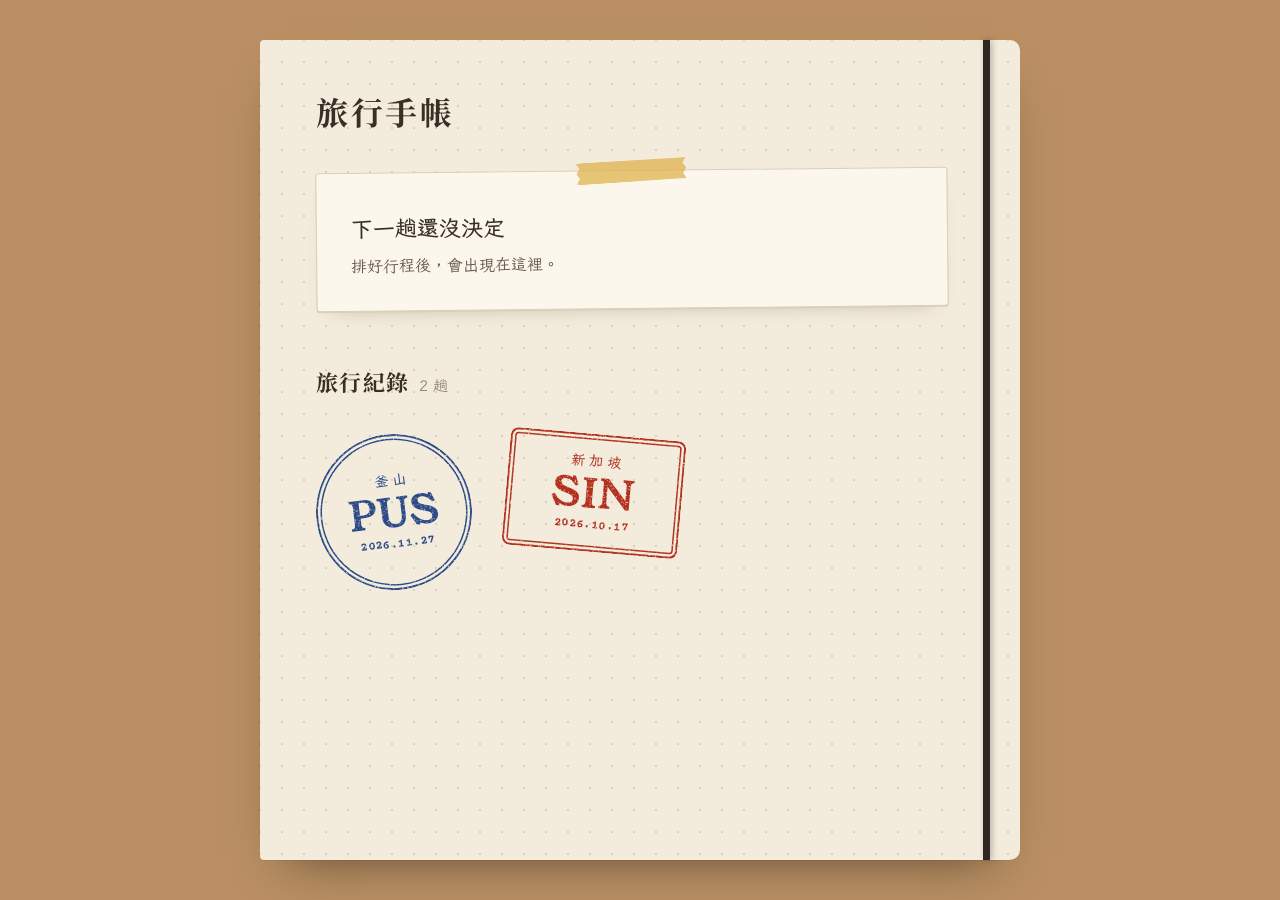
<file: docs/index.html>
<!doctype html>
<html lang="zh-Hant">
<head>
<meta charset="utf-8">
<meta name="viewport" content="width=device-width, initial-scale=1, viewport-fit=cover">
<title>旅行手帳</title>
<meta name="description" content="每一趟旅行的行程，一趟一頁。">
<link rel="preconnect" href="https://fonts.googleapis.com">
<link rel="preconnect" href="https://fonts.gstatic.com" crossorigin>
<link rel="stylesheet" href="https://fonts.googleapis.com/css2?family=Courier+Prime:wght@400;700&family=LXGW+WenKai+TC:wght@400;700&family=Noto+Serif+TC:wght@700&family=Young+Serif&display=swap">
<link rel="stylesheet" href="assets/journal.css">
<link rel="manifest" href="manifest.webmanifest">
<link rel="icon" type="image/png" sizes="192x192" href="assets/icons/icon-192.png">
<link rel="apple-touch-icon" href="assets/icons/apple-touch-icon.png">
<meta name="apple-mobile-web-app-title" content="Travel">
<meta name="apple-mobile-web-app-capable" content="yes">
<meta name="mobile-web-app-capable" content="yes">
<meta name="theme-color" content="#B98F63" media="(prefers-color-scheme: light)">
<meta name="theme-color" content="#120E0B" media="(prefers-color-scheme: dark)">
<style>
  * { box-sizing: border-box; }
  html { -webkit-text-size-adjust: 100%; }
  body {
    margin: 0;
    min-height: 100vh;
    padding: 12px;
    background: var(--kraft);
    color: var(--ink);
    font-family: var(--f-body);
    font-size: 16px;
    line-height: 1.7;
  }
  @media (min-width: 720px) { body { padding: 40px 24px; } }
  [hidden] { display: none !important; }
  a { color: inherit; }
  a:focus-visible { outline: 2px solid var(--blue); outline-offset: 3px; border-radius: 4px; }

  /* 攤開的一頁手帳，右邊是綁住本子的鬆緊帶 */
  .book {
    position: relative;
    max-width: 760px;
    min-height: calc(100vh - 24px);
    margin: 0 auto;
    padding: 36px 20px 56px;
    border-radius: 4px 10px 10px 4px;
    box-shadow: 0 1px 0 rgba(0, 0, 0, .06), 0 24px 48px -28px rgba(0, 0, 0, .55);
  }
  @media (min-width: 720px) {
    .book { padding: 56px 72px 72px 56px; min-height: calc(100vh - 80px); }
    .book::after {
      content: "";
      position: absolute; top: 0; bottom: 0; right: 30px;
      width: 7px;
      background: #2E2621;
      box-shadow: 1px 0 0 rgba(255, 255, 255, .08), 2px 0 6px rgba(0, 0, 0, .25);
    }
  }

  .book__title {
    margin: 0 0 36px;
    font-family: var(--f-display);
    font-weight: 700;
    font-size: 32px;
    line-height: 1.2;
    letter-spacing: .08em;
  }

  /* ---------- 下一趟 ---------- */
  .next {
    position: relative;
    margin: 0 0 56px;
    padding: 30px 22px 24px;
    background: var(--surface);
    border: 1px solid var(--rule);
    border-radius: 3px;
    box-shadow: 0 1px 0 var(--rule), 0 10px 22px -18px rgba(59, 47, 37, .5);
    transform: rotate(-.6deg);
  }
  @media (min-width: 720px) { .next { padding: 36px 34px 30px; } }
  .next__tape { position: absolute; top: -11px; left: 50%; transform: translateX(-50%) rotate(-3deg); width: 110px; --tape: var(--cc); }
  .next__count { margin: 0; font-size: 18px; color: var(--ink-2); }
  .next__count b {
    font-family: var(--f-display);
    font-weight: 400;
    font-size: 40px;
    line-height: 1;
    color: var(--red);
    margin-inline: 2px;
    vertical-align: -3px;
  }
  .next__city {
    margin: 6px 0 2px;
    font-family: var(--f-display);
    font-weight: 700;
    font-size: clamp(40px, 11vw, 60px);
    line-height: 1.1;
    letter-spacing: .06em;
  }
  .next__dates { margin: 0; display: flex; flex-wrap: wrap; gap: 0 14px; font-size: 16px; color: var(--ink-2); }
  .next__dates span { white-space: nowrap; }
  .next__today { margin: 10px 0 0; font-size: 17px; }
  .next__today span { color: var(--ink-3); margin-right: 6px; }
  .next__empty { margin: 0; font-size: 22px; font-weight: 700; }
  .next__hint { margin: 6px 0 0; color: var(--ink-2); }

  .stubs { display: grid; gap: 10px; margin: 22px 0 6px; grid-template-columns: repeat(auto-fit, minmax(min(100%, 250px), 1fr)); }
  /* 登機證票根：左邊一排撕線孔 */
  .stub {
    position: relative;
    display: grid;
    grid-template-columns: auto minmax(0, 1fr);
    gap: 2px 14px;
    align-items: baseline;
    padding: 10px 14px 10px 26px;
    background: var(--bg);
    border: 1px dashed var(--rule);
    border-radius: 4px;
  }
  .stub::before {
    content: "";
    position: absolute; top: 6px; bottom: 6px; left: 9px;
    width: 4px;
    background: radial-gradient(circle, var(--rule) 1.6px, transparent 2px) 0 0 / 4px 8px repeat-y;
  }
  .stub__dir { font-size: 13px; color: var(--ink-3); }
  .stub__date { font-size: 13px; color: var(--ink-2); text-align: right; }
  .stub__route { grid-column: 1 / -1; display: flex; align-items: center; gap: 18px; margin-top: 2px; }
  .stub__pt { display: grid; line-height: 1.25; font-family: var(--f-mono); font-size: 14px; }
  .stub__pt b { font-family: var(--f-display); font-weight: 400; font-size: 24px; letter-spacing: .03em; }
  .stub__plane { color: var(--ink-3); font-size: 14px; }
  .stub__no { margin-left: 8px; font-family: var(--f-mono); font-weight: 700; font-size: 14px; letter-spacing: .05em; color: var(--ink); }

  .open {
    display: inline-block;
    margin-top: 18px;
    padding: 9px 22px;
    background: var(--ink);
    color: var(--bg);
    border-radius: 4px;
    font-weight: 700;
    font-size: 16px;
    letter-spacing: .08em;
    text-decoration: none;
  }
  .open:hover { background: var(--blue); }

  /* ---------- 印章牆 ---------- */
  .wall__title {
    display: flex; align-items: baseline; gap: 10px;
    margin: 0 0 24px;
    font-family: var(--f-display);
    font-weight: 700;
    font-size: 22px;
    letter-spacing: .06em;
  }
  .wall__count { font-family: var(--f-body); font-weight: 400; font-size: 15px; color: var(--ink-3); letter-spacing: 0; }
  .stamps {
    list-style: none; margin: 0; padding: 8px 0 0;
    display: flex; flex-wrap: wrap; gap: 28px 34px;
  }
  .stamps a { display: block; text-decoration: none; border-radius: 50%; }
  .stamps li:nth-child(3n+2) a { border-radius: 8px; }
  .stamps .stamp {
    display: grid;
    place-content: center;
    justify-items: center;
    gap: 1px;
    width: 156px; height: 156px;
    padding: 12px;
    border-radius: 50%;
    text-align: center;
    transform: rotate(var(--r, -6deg));
    transition: transform .2s ease;
  }
  .stamps li:nth-child(3n+2) .stamp { width: 176px; height: 118px; border-radius: 8px; }
  .stamps li:nth-child(3n) .stamp { width: 172px; height: 132px; border-radius: 50%; }
  .stamps a:hover .stamp, .stamps a:focus-visible .stamp { transform: rotate(0deg) scale(1.04); }
  @media (prefers-reduced-motion: reduce) { .stamps .stamp { transition: none; } }
  .stamp__city { font-weight: 700; font-size: 14px; letter-spacing: .3em; margin-right: -.3em; }
  .stamp__code { font-family: var(--f-display); font-size: 40px; line-height: 1; letter-spacing: .04em; }
  .stamp__date { font-family: var(--f-mono); font-weight: 700; font-size: 12px; letter-spacing: .04em; }
  .stamp__note { font-size: 12px; font-weight: 700; margin-top: 2px; }
</style>
</head>
<body>
<main class="book paper">
  <h1 class="book__title">旅行手帳</h1>

  <section class="next" id="next" aria-label="下一趟旅行" hidden></section>

  <section class="wall" aria-labelledby="wall-title">
    <h2 class="wall__title" id="wall-title">旅行紀錄<span class="wall__count" id="count"></span></h2>
    <ol class="stamps" id="stamps"></ol>
  </section>
</main>

<script>
/*
 * 所有旅行。新增一趟：在最上面加一筆。
 *   dir   docs/ 底下的資料夾名（網址 /travel/{dir}/）
 *   code  印章上的代碼，通常是機場代碼
 *   city  地名
 *   ink   印章墨色：red / blue / green / plum
 * 日期、航班、每天的主題會自動從該資料夾的 itinerary.js 讀出來，不用重打。
 */
var TRIPS = [
  { dir: "pus-2026-11", code: "PUS", city: "釜山", ink: "blue" },
  { dir: "sin-2026-10", code: "SIN", city: "新加坡", ink: "red" }
];

(function () {
  var WD = ["日", "一", "二", "三", "四", "五", "六"];
  var TILT = [-7, 5, -3, 8, -5, 3];

  function esc(s) {
    return String(s).replace(/[&<>"]/g, function (c) {
      return { "&": "&amp;", "<": "&lt;", ">": "&gt;", '"': "&quot;" }[c];
    });
  }
  function wd(date) { return WD[new Date(date + "T12:00:00Z").getUTCDay()]; }
  function md(date) { var p = date.split("-"); return +p[1] + "/" + +p[2]; }
  function dayDiff(a, b) { return Math.round((Date.parse(b + "T00:00:00Z") - Date.parse(a + "T00:00:00Z")) / 864e5); }
  // 今天的日期（台灣時間）。網址加 ?today=2026-10-18 可以模擬別天
  function today() {
    var q = new URLSearchParams(location.search).get("today");
    if (q && /^\d{4}-\d{2}-\d{2}$/.test(q)) return q;
    return new Intl.DateTimeFormat("en-CA", { timeZone: "Asia/Taipei", year: "numeric", month: "2-digit", day: "2-digit" }).format(new Date());
  }

  // 一個一個載入各趟的 itinerary.js（每個檔案都會寫進 window.TRIP）
  function loadTrip(t) {
    return new Promise(function (resolve) {
      var s = document.createElement("script");
      s.src = t.dir + "/itinerary.js";
      s.onload = function () { var data = window.TRIP; window.TRIP = undefined; resolve(data || null); };
      s.onerror = function () { resolve(null); };
      document.head.appendChild(s);
    });
  }

  function describe(t, data, now) {
    var trip = { t: t, data: data };
    if (!data) return trip;
    var dates = (data.days || []).map(function (d) { return d.date; })
      .concat((data.flights || []).map(function (f) { return f.date; }))
      .sort();
    if (!dates.length) return trip;
    trip.first = dates[0];
    trip.last = dates[dates.length - 1];
    trip.until = dayDiff(now, trip.first);
    trip.state = trip.until > 0 ? "upcoming" : now <= trip.last ? "ongoing" : "past";
    return trip;
  }

  function range(a, b) {
    var nights = dayDiff(a, b);
    return '<span>' + md(a) + "（" + wd(a) + "）– " + md(b) + "（" + wd(b) + "）</span>" +
      '<span>' + (nights + 1) + " 天 " + nights + " 夜</span>";
  }

  function stubs(flights) {
    if (!flights || !flights.length) return "";
    return '<div class="stubs">' + flights.map(function (f) {
      return '<div class="stub">' +
        '<span class="stub__dir">' + esc(f.dir) + '<span class="stub__no">' + esc(f.no) + '</span></span>' +
        '<span class="stub__date">' + md(f.date) + '（' + wd(f.date) + '）</span>' +
        '<span class="stub__route">' +
          '<span class="stub__pt"><b>' + esc(f.from.code) + '</b>' + esc(f.from.time) + '</span>' +
          '<span class="stub__plane" aria-hidden="true">✈</span>' +
          '<span class="stub__pt"><b>' + esc(f.to.code) + '</b>' + esc(f.to.time) + '</span></span>' +
      '</div>';
    }).join("") + '</div>';
  }

  function renderNext(trip, now) {
    var el = document.getElementById("next");
    el.hidden = false;
    if (!trip) {
      el.innerHTML = '<span class="tape next__tape" aria-hidden="true"></span>' +
        '<p class="next__empty">下一趟還沒決定</p>' +
        '<p class="next__hint">排好行程後，會出現在這裡。</p>';
      return;
    }
    var d = trip.data, t = trip.t, head, extra = "", href = t.dir + "/", cta = "打開行程";
    if (trip.state === "ongoing") {
      var n = dayDiff(trip.first, now) + 1;
      var day = (d.days || []).filter(function (x) { return x.date === now; })[0];
      head = '<p class="next__count">旅途中，第<b>' + n + '</b>天</p>';
      if (day) {
        extra = '<p class="next__today"><span>今天</span>' + esc(day.theme) + '</p>';
        href = t.dir + "/#d" + now.slice(5).replace("-", "");
        cta = "看今天的行程";
      }
    } else {
      head = '<p class="next__count">' + (trip.until === 1 ? "明天就出發" : '還有<b>' + trip.until + '</b>天出發') + '</p>';
    }
    el.innerHTML = '<span class="tape next__tape" aria-hidden="true"></span>' + head +
      '<h2 class="next__city">' + esc(t.city) + '</h2>' +
      '<p class="next__dates">' + range(trip.first, trip.last) + '</p>' + extra +
      (trip.state === "upcoming" ? stubs(d.flights) : '') +
      '<a class="open" href="' + href + '">' + cta + '</a>';
  }

  function renderStamps(trips) {
    document.getElementById("count").textContent = trips.length + " 趟";
    document.getElementById("stamps").innerHTML = trips.map(function (trip, i) {
      var t = trip.t;
      var date = trip.first ? trip.first.replace(/-/g, ".") : "";
      var note = trip.state === "upcoming" ? "即將出發" : trip.state === "ongoing" ? "旅途中" : "";
      return '<li><a href="' + t.dir + '/" aria-label="' + esc(t.city) + (date ? " " + date : "") + '">' +
        '<span class="stamp stamp--' + esc(t.ink || "red") + '" style="--r:' + TILT[i % TILT.length] + 'deg">' +
          '<span class="stamp__city">' + esc(t.city) + '</span>' +
          '<span class="stamp__code">' + esc(t.code) + '</span>' +
          (date ? '<span class="stamp__date">' + date + '</span>' : '') +
          (note ? '<span class="stamp__note">' + note + '</span>' : '') +
        '</span></a></li>';
    }).join("");
  }

  var now = today();
  TRIPS.reduce(function (p, t) {
    return p.then(function (list) {
      return loadTrip(t).then(function (data) { return list.concat(describe(t, data, now)); });
    });
  }, Promise.resolve([])).then(function (trips) {
    var dated = trips.filter(function (x) { return x.first; });
    var ongoing = dated.filter(function (x) { return x.state === "ongoing"; })[0];
    var upcoming = dated.filter(function (x) { return x.state === "upcoming"; })
      .sort(function (a, b) { return a.first < b.first ? -1 : 1; })[0];
    renderNext(ongoing || upcoming, now);
    // 印章牆：新的在前，沒讀到日期的放最後
    renderStamps(dated.sort(function (a, b) { return a.first < b.first ? 1 : -1; })
      .concat(trips.filter(function (x) { return !x.first; })));
  });
})();
</script>
<script src="assets/app.js"></script>
</body>
</html>
</file>
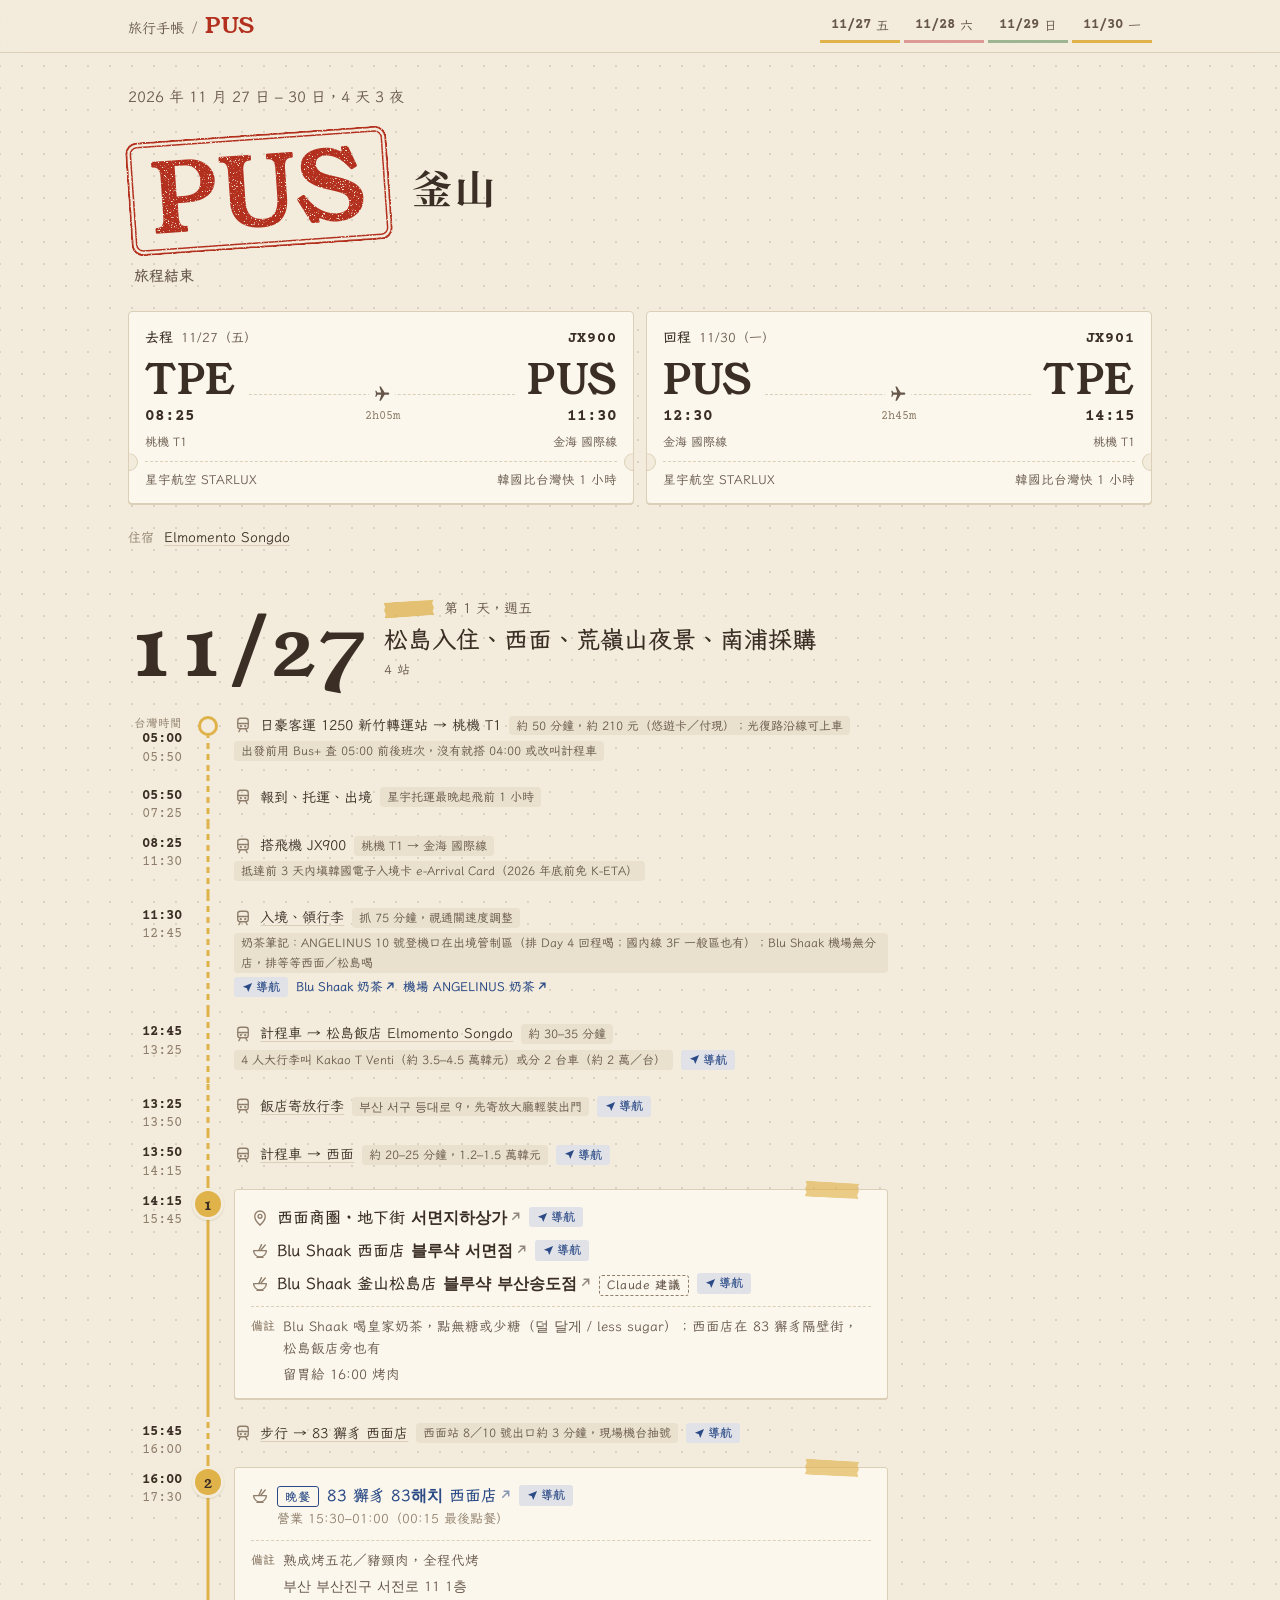
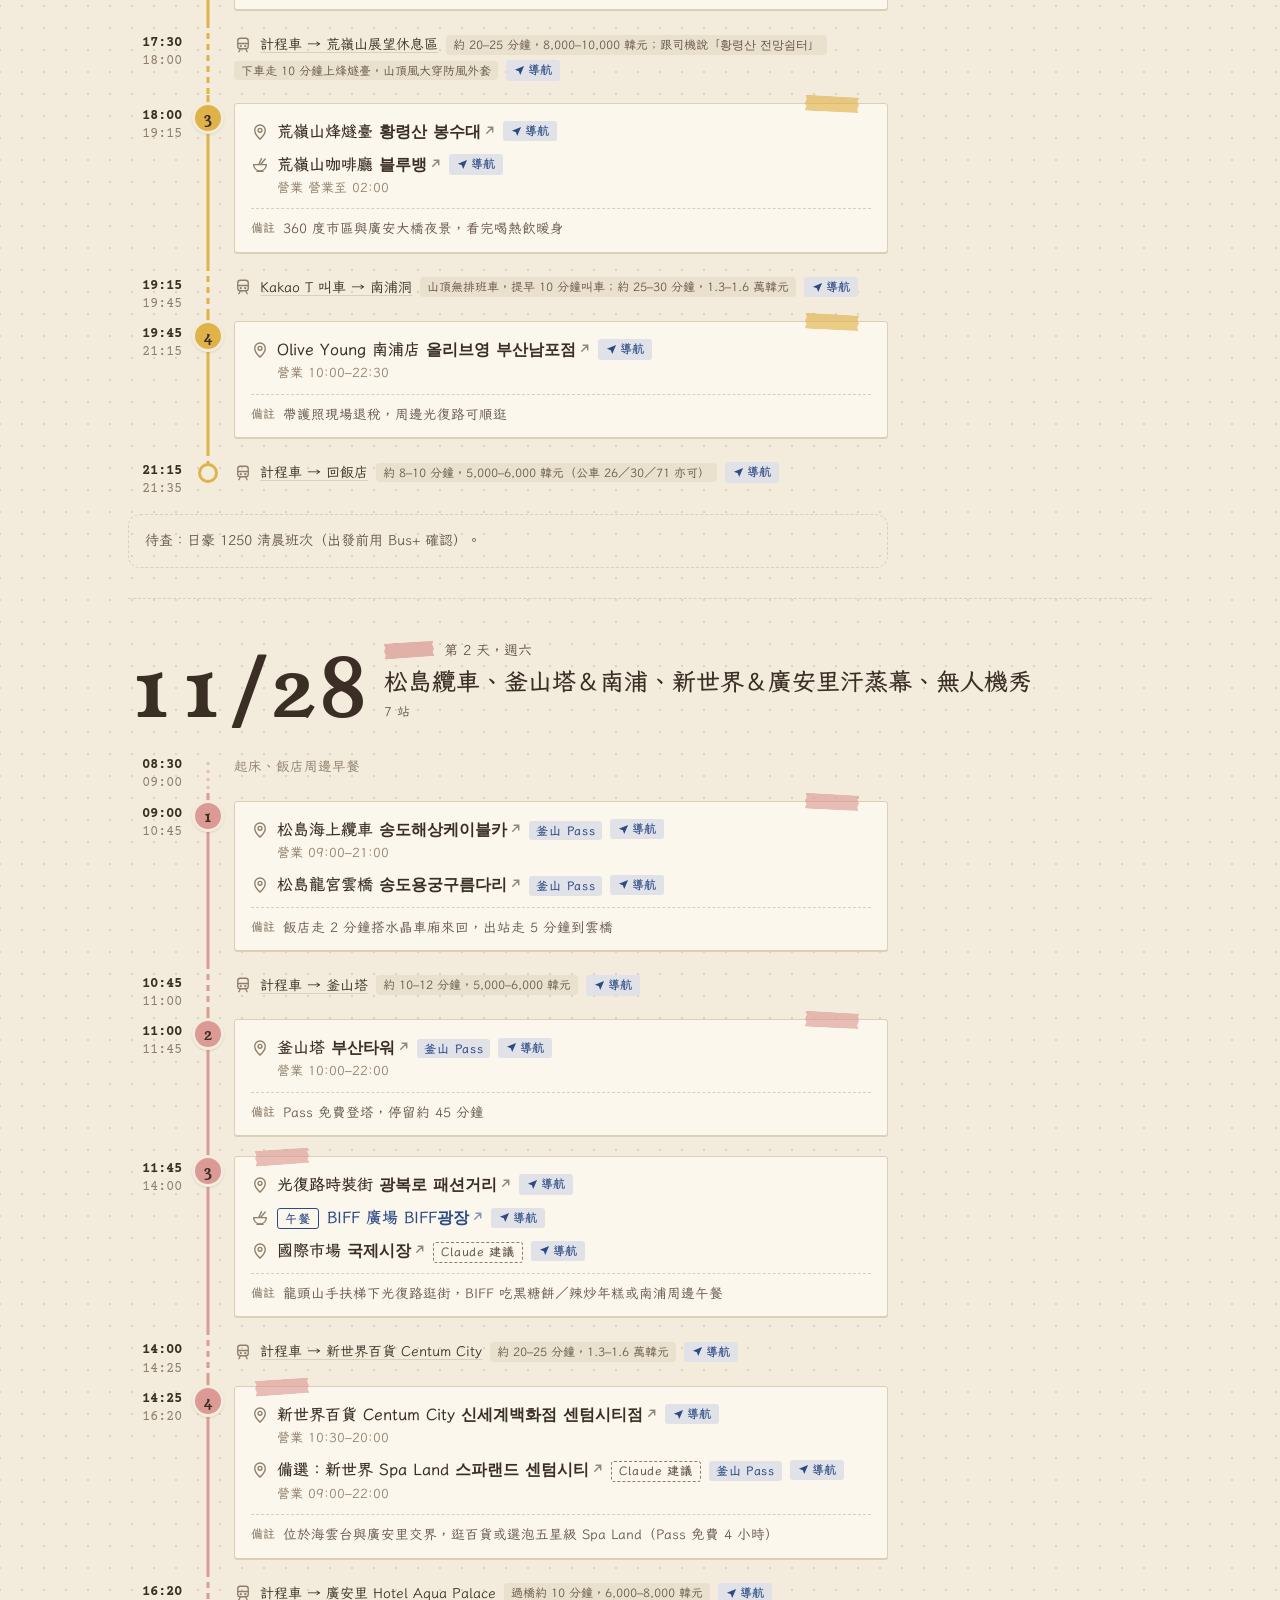
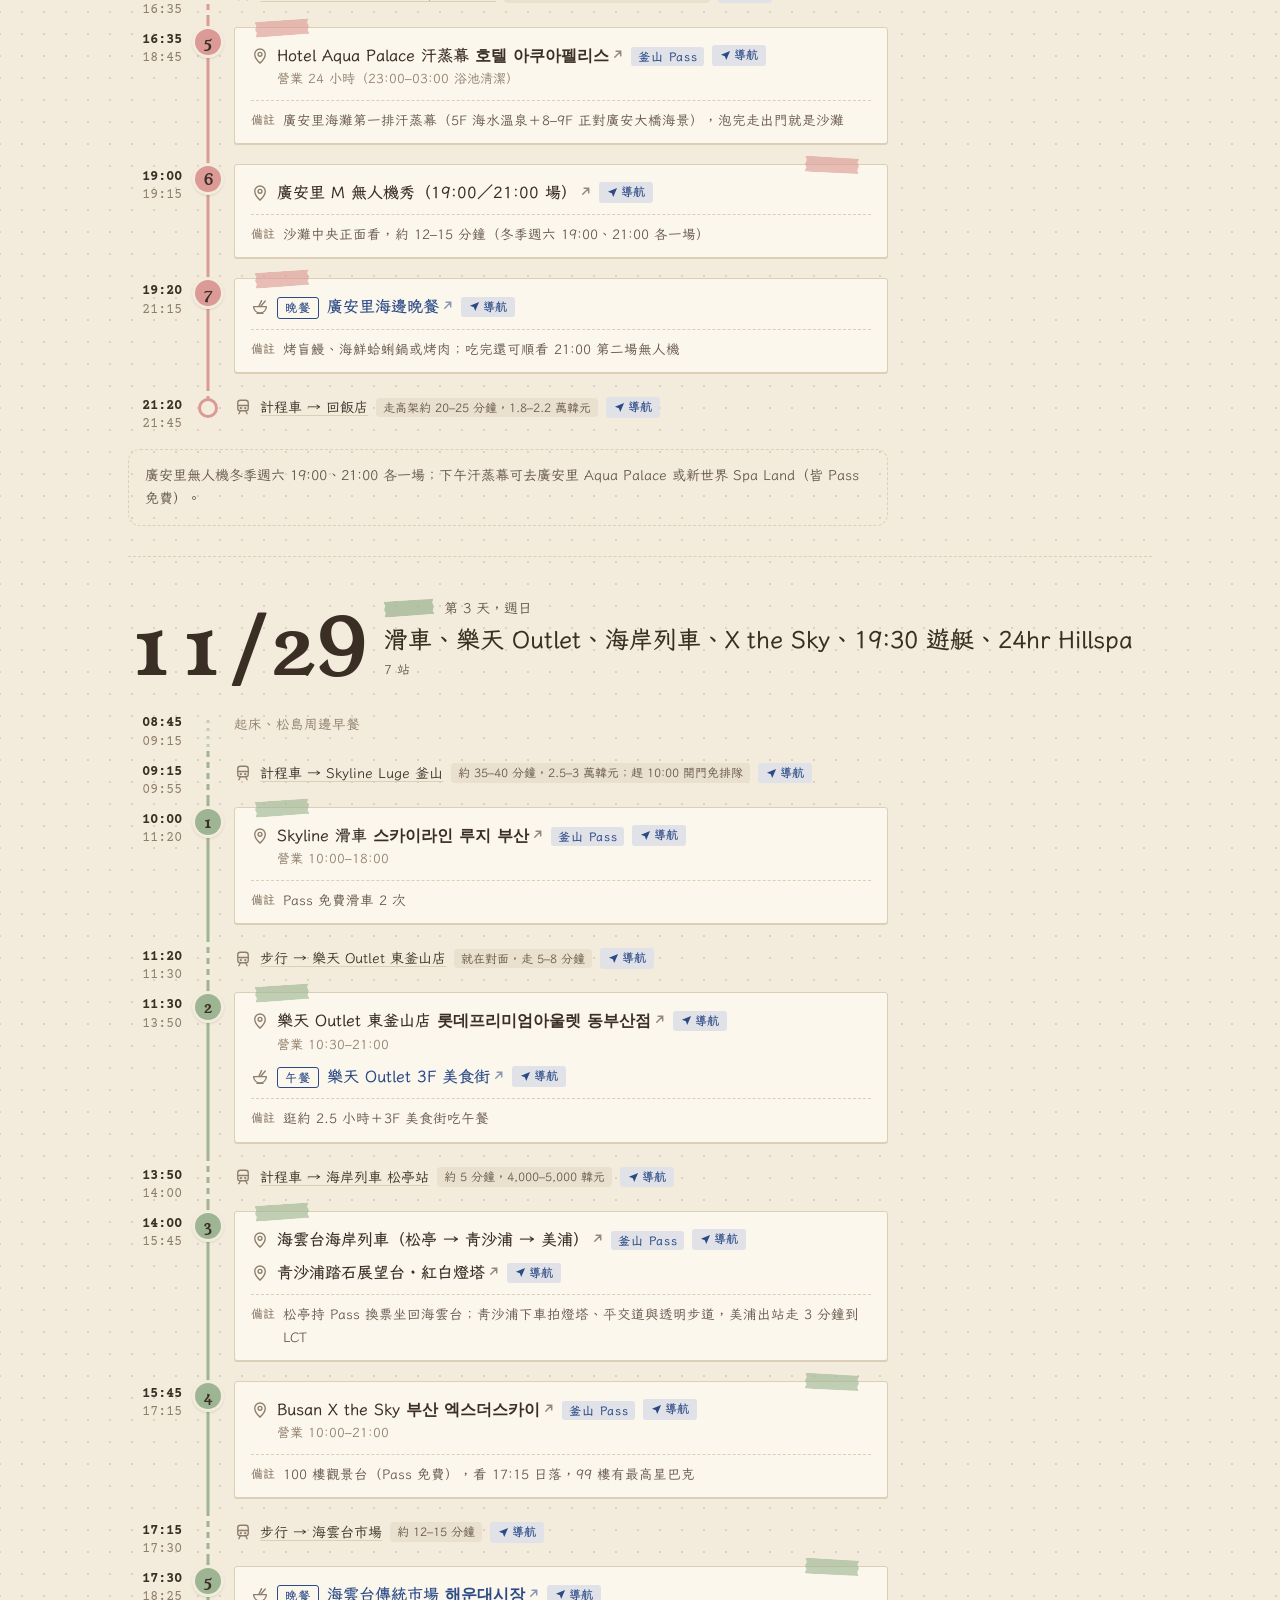
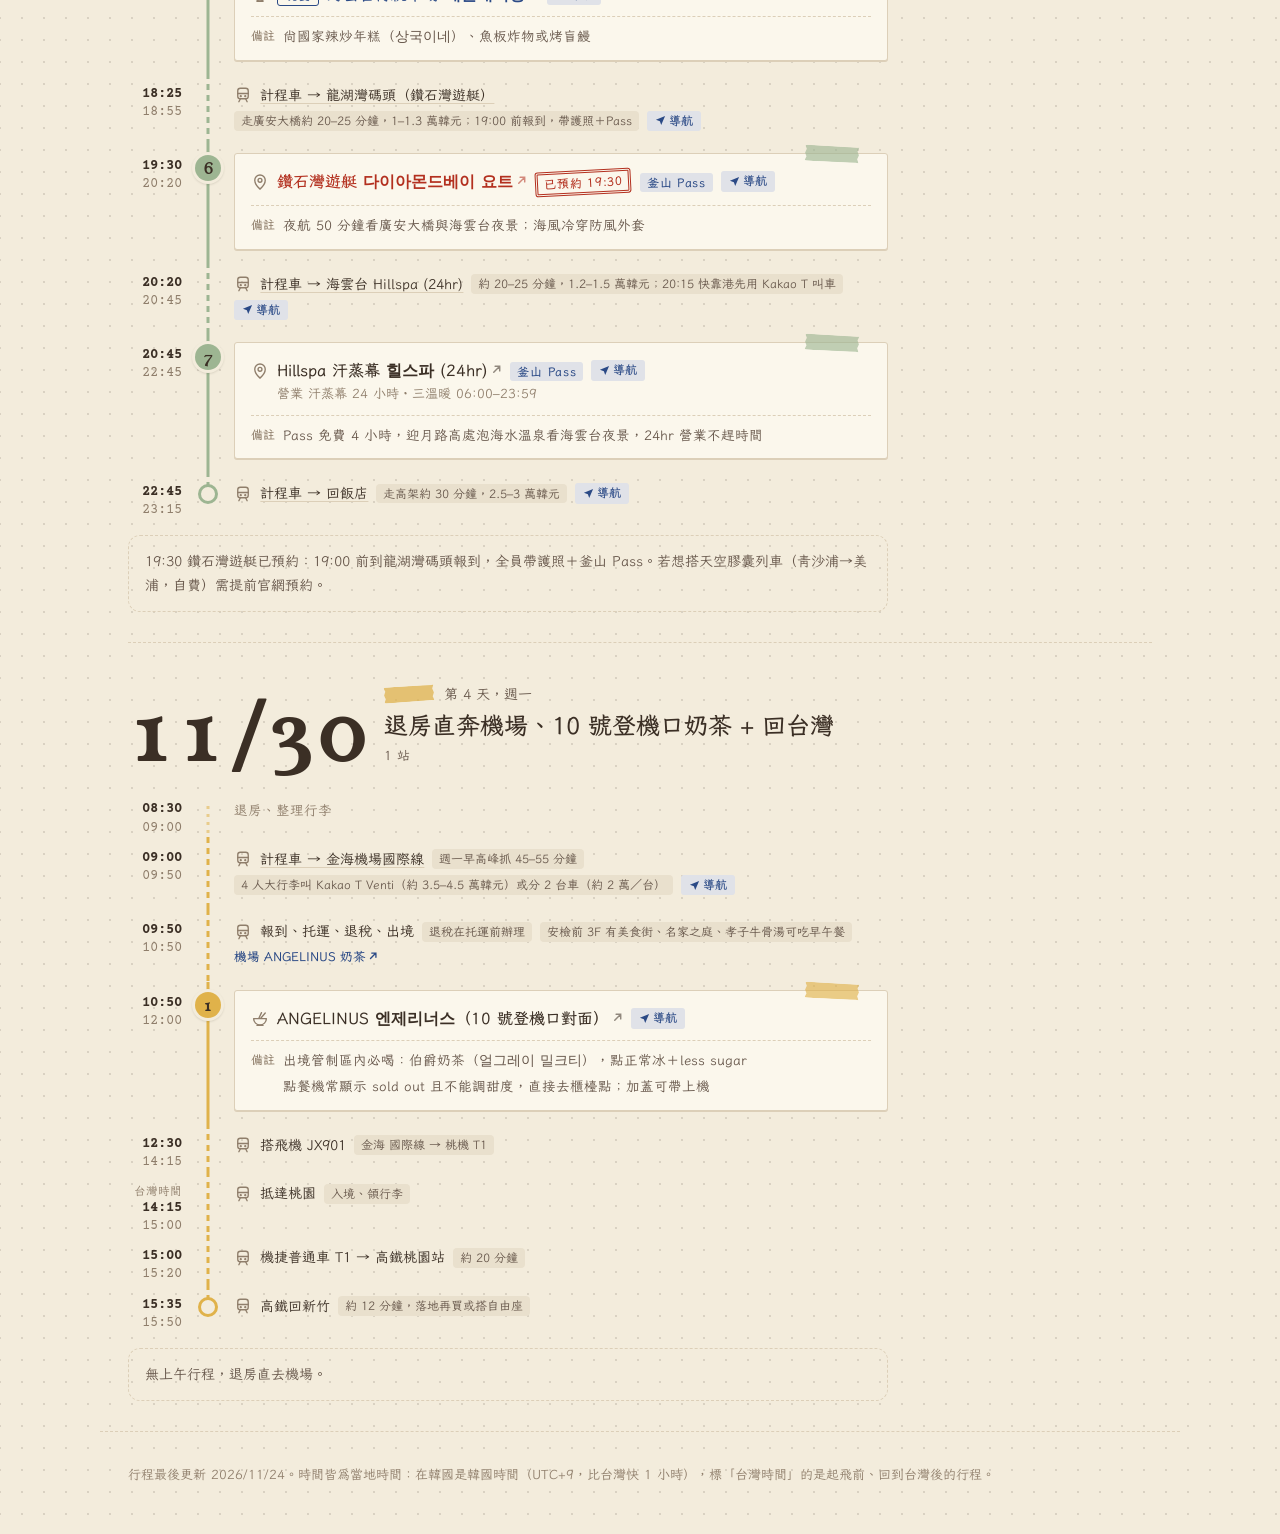
<file: docs/pus-2026-11/index.html>
<!doctype html>
<html lang="zh-Hant">
<head>
<meta charset="utf-8">
<meta name="viewport" content="width=device-width, initial-scale=1, viewport-fit=cover">
<title>釜山 PUS 2026</title>
<meta name="description" content="2026/11/27–11/30 釜山四天三夜行程：航班、每日時間軸、地圖連結。">
<link rel="preconnect" href="https://fonts.googleapis.com">
<link rel="preconnect" href="https://fonts.gstatic.com" crossorigin>
<link rel="stylesheet" href="https://fonts.googleapis.com/css2?family=Courier+Prime:wght@400;700&family=LXGW+WenKai+TC:wght@400;700&family=Noto+Serif+TC:wght@700&family=Young+Serif&display=swap">
<link rel="stylesheet" href="../assets/journal.css">
<link rel="manifest" href="../manifest.webmanifest">
<link rel="icon" type="image/png" sizes="192x192" href="../assets/icons/icon-192.png">
<link rel="apple-touch-icon" href="../assets/icons/apple-touch-icon.png">
<meta name="apple-mobile-web-app-title" content="Travel">
<meta name="apple-mobile-web-app-capable" content="yes">
<meta name="mobile-web-app-capable" content="yes">
<meta name="theme-color" content="#F3ECDC" media="(prefers-color-scheme: light)">
<meta name="theme-color" content="#231D17" media="(prefers-color-scheme: dark)">
<style>
  /* 顏色、字體、紙膠帶、印章都在 ../assets/journal.css */
  * { box-sizing: border-box; }
  html { -webkit-text-size-adjust: 100%; }
  @media (prefers-reduced-motion: no-preference) { html { scroll-behavior: smooth; } }
  body {
    margin: 0;
    background: var(--bg);
    color: var(--ink);
    font-family: var(--f-body);
    font-size: 15.5px;
    line-height: 1.65;
  }
  img { max-width: 100%; }
  [hidden] { display: none !important; }
  a { color: inherit; }
  a:focus-visible, button:focus-visible { outline: 2px solid var(--blue); outline-offset: 2px; border-radius: 4px; }
  .wrap { max-width: 1080px; margin-inline: auto; padding-inline: 16px; }
  @media (min-width: 640px) { .wrap { padding-inline: 28px; } }
  .ico { width: 18px; height: 18px; flex: none; display: inline-block; vertical-align: middle; }
  .ico svg { width: 100%; height: 100%; display: block; }

  /* ---------- nav ---------- */
  .nav {
    position: sticky;
    top: env(safe-area-inset-top, 0px);
    z-index: 10;
    background: var(--bg);
    background: color-mix(in srgb, var(--bg) 86%, transparent);
    -webkit-backdrop-filter: blur(12px);
    backdrop-filter: blur(12px);
    border-bottom: 1px solid var(--rule);
  }
  .nav__inner { display: flex; align-items: center; gap: 12px; min-height: 52px; }
  .nav__crumb { display: flex; align-items: baseline; gap: 8px; white-space: nowrap; }
  .nav__home { font-size: 14px; color: var(--ink-2); text-decoration: none; }
  .nav__home:hover { color: var(--ink); text-decoration: underline; text-underline-offset: 3px; }
  .nav__sep { color: var(--ink-3); }
  .nav__brand {
    font-family: var(--f-display);
    font-size: 22px;
    letter-spacing: .03em;
    text-decoration: none;
    color: var(--red);
  }
  .nav__tabs { display: flex; gap: 4px; margin-left: auto; overflow-x: auto; scrollbar-width: none; }
  .nav__tabs::-webkit-scrollbar { display: none; }
  /* 筆記本側邊的索引標籤 */
  .tab {
    display: flex; align-items: center; gap: 5px;
    padding: 5px 11px 3px;
    border-radius: 5px 5px 0 0;
    border-bottom: 3px solid var(--line);
    text-decoration: none;
    color: var(--ink-2);
    font-family: var(--f-mono);
    font-size: 14px;
    font-weight: 700;
    white-space: nowrap;
  }
  .tab__dot { display: none; }
  .tab__wd { font-family: var(--f-body); font-size: 13px; font-weight: 400; }
  .tab.is-active { background: color-mix(in srgb, var(--line) 55%, transparent); color: var(--ink); }

  /* ---------- hero ---------- */
  .hero { padding-block: 32px 8px; display: grid; gap: 22px; }
  .hero__eyebrow { margin: 0; font-size: 15px; color: var(--ink-2); }
  .hero__title { margin: 14px 0 6px; display: flex; align-items: center; flex-wrap: wrap; gap: 10px 22px; }
  /* 入境章 */
  .hero__code {
    display: inline-block;
    padding: 10px 20px 4px;
    border-radius: 12px;
    font-family: var(--f-display);
    font-weight: 400;
    font-size: clamp(56px, 15vw, 96px);
    line-height: 1;
    letter-spacing: .04em;
    transform: rotate(-4deg);
  }
  .hero__name { font-family: var(--f-display); font-size: clamp(28px, 6.4vw, 40px); font-weight: 700; line-height: 1.2; letter-spacing: .08em; }
  .hero__head { display: grid; gap: 10px; }
  .status {
    display: flex; flex-wrap: wrap; align-items: center; gap: 8px 12px;
    font-size: 14px; color: var(--ink-2);
  }
  .status { font-size: 15px; }
  .status__pill { font-weight: 700; padding: 0 6px; }
  .status__jump { color: var(--blue); font-weight: 700; text-underline-offset: 4px; }

  .passes { display: grid; gap: 12px; grid-template-columns: repeat(auto-fit, minmax(min(100%, 300px), 1fr)); }
  .pass {
    background: var(--surface);
    border: 1px solid var(--rule);
    border-radius: 4px;
    padding: 14px 16px 12px;
    display: grid;
    gap: 10px;
    box-shadow: 0 1px 0 var(--rule);
  }
  .pass__top { display: flex; align-items: baseline; gap: 8px; font-size: 13px; color: var(--ink-2); }
  .pass__dir { font-weight: 700; color: var(--ink); font-size: 14px; }
  .pass__no { margin-left: auto; font-family: var(--f-mono); font-weight: 700; font-size: 15px; letter-spacing: .06em; color: var(--ink); }
  .pass__route { display: grid; grid-template-columns: auto minmax(0, 1fr) auto; align-items: center; gap: 12px; }
  .pass__pt { display: grid; gap: 2px; }
  .pass__pt--end { text-align: right; }
  .pass__iata { font-family: var(--f-display); font-weight: 400; font-size: 40px; line-height: 1; letter-spacing: .03em; }
  .pass__time { font-family: var(--f-mono); font-weight: 700; font-size: 16px; }
  .pass__term { font-size: 12px; color: var(--ink-2); }
  .pass__mid { display: grid; justify-items: center; gap: 4px; color: var(--ink-3); font-family: var(--f-mono); font-size: 12px; }
  .pass__track { position: relative; width: 100%; height: 18px; }
  .pass__track::before { content: ""; position: absolute; left: 0; right: 0; top: 50%; border-top: 1.5px dashed var(--rule); }
  .pass__track .ico { position: absolute; left: 50%; top: 0; transform: translateX(-50%); background: var(--surface); padding-inline: 4px; width: 26px; color: var(--ink-2); }
  /* 撕線：兩側各咬一個半圓缺口 */
  .pass__foot { position: relative; border-top: 1.5px dashed var(--rule); padding-top: 8px; display: flex; justify-content: space-between; gap: 8px; font-size: 12.5px; color: var(--ink-2); }
  .pass__foot::before, .pass__foot::after {
    content: "";
    position: absolute; top: -9px;
    width: 16px; height: 16px;
    border-radius: 50%;
    background: var(--bg);
    border: 1px solid var(--rule);
  }
  .pass__foot::before { left: -25px; clip-path: inset(0 0 0 50%); }
  .pass__foot::after { right: -25px; clip-path: inset(0 50% 0 0); }

  .facts { display: flex; flex-wrap: wrap; gap: 10px 24px; font-size: 14px; }
  .fact { display: flex; gap: 10px; align-items: baseline; min-width: 0; }
  .fact__k { font-size: 13px; color: var(--ink-3); flex: none; }
  .fact a { font-weight: 500; text-underline-offset: 3px; text-decoration-color: var(--rule); overflow-wrap: anywhere; }

  /* ---------- day ---------- */
  .day { padding-block: 40px 16px; scroll-margin-top: 60px; }
  .day + .day { border-top: 1.5px dashed var(--rule); }
  .day[data-line="cc"] { --line: var(--cc); --on-line: var(--cc-on); }
  .day[data-line="ne"] { --line: var(--ne); --on-line: var(--ne-on); }
  .day[data-line="ew"] { --line: var(--ew); --on-line: var(--ew-on); }
  .tab[data-line="cc"] { --line: var(--cc); }
  .tab[data-line="ne"] { --line: var(--ne); }
  .tab[data-line="ew"] { --line: var(--ew); }

  .day__head { display: flex; align-items: flex-end; gap: 16px; margin-bottom: 22px; flex-wrap: wrap; }
  .day__md {
    font-family: var(--f-display);
    font-weight: 400;
    font-size: clamp(56px, 14vw, 80px);
    line-height: .8;
    font-variant-numeric: tabular-nums;
  }
  .day__meta { display: grid; gap: 4px; min-width: 0; }
  .day__eyebrow { display: flex; align-items: center; gap: 10px; margin: 0; font-size: 14px; color: var(--ink-2); }
  .day__bar { width: 50px; height: 16px; --tape: var(--line); transform: rotate(-4deg); }
  .day__theme { margin: 0; font-size: 24px; line-height: 1.3; font-weight: 700; text-wrap: balance; }
  .day__stats { margin: 0; font-size: 13px; color: var(--ink-2); font-variant-numeric: tabular-nums; }

  .day__grid { max-width: 760px; }

  /* ---------- timeline ---------- */
  .rows { list-style: none; margin: 0; padding: 0; }
  .row { display: grid; grid-template-columns: 2.9rem 24px minmax(0, 1fr); column-gap: 8px; }
  @media (min-width: 640px) { .row { grid-template-columns: 3.4rem 28px minmax(0, 1fr); column-gap: 12px; } }
  .row__time {
    display: flex; flex-direction: column; align-items: flex-end;
    padding-top: 12px;
    font-family: var(--f-mono);
    font-weight: 700;
    font-size: 13.5px;
    line-height: 1.35;
  }
  .row__time .t-end { color: var(--ink-3); font-weight: 400; }
  .row__time .t-label { font-family: var(--f-body); font-size: 12px; font-weight: 500; white-space: nowrap; }
  .row__time .t-day { font-size: 11.5px; color: var(--red); white-space: nowrap; }
  .row__time .t-tz { font-family: var(--f-body); font-size: 11.5px; font-weight: 500; color: var(--ink-3); white-space: nowrap; }
  /* 螢光筆劃過 */
  .row__now {
    margin-top: 6px;
    font-family: var(--f-body);
    font-size: 12px;
    font-weight: 700;
    color: var(--now-ink);
    background: linear-gradient(100deg, transparent 3%, var(--now) 6% 94%, transparent 97%) 0 65% / 100% 75% no-repeat;
    padding: 0 4px;
    white-space: nowrap;
  }
  .row__rail { position: relative; display: flex; justify-content: center; }
  .row__rail::before {
    content: "";
    position: absolute; top: 0; bottom: 0; left: 50%;
    width: 3px; transform: translateX(-50%);
    background: var(--line);
  }
  .row--move .row__rail::before {
    background: repeating-linear-gradient(to bottom, var(--line) 0 6px, transparent 6px 11px);
  }
  .rows > .row:first-child .row__rail::before { top: 18px; }
  .rows > .row:last-child .row__rail::before { bottom: auto; height: 22px; }
  .rows > .row:first-child:last-child .row__rail::before { display: none; }
  .row--move:first-child .row__rail::after,
  .row--move:last-child .row__rail::after {
    content: "";
    position: relative;
    margin-top: 13px;
    width: 14px; height: 14px;
    border-radius: 50%;
    background: var(--bg);
    border: 3px solid var(--line);
  }
  /* 圓形編號貼紙 */
  .code {
    position: relative;
    margin-top: 10px;
    width: 26px; height: 26px;
    border-radius: 50%;
    background: var(--line);
    color: var(--on-line);
    font-family: var(--f-display);
    font-size: 15px;
    line-height: 27px;
    text-align: center;
    box-shadow: 0 0 0 3px var(--bg), 0 1px 2px 3px rgba(59, 47, 37, .12);
  }

  .row__body { min-width: 0; padding-block: 8px 12px; }
  .row--move .row__body, .row--free .row__body { padding-block: 10px 14px; }
  .row--free .row__rail::before {
    background: repeating-linear-gradient(to bottom, var(--line) 0 3px, transparent 3px 8px);
    opacity: .55;
  }
  .free { margin: 0; padding-top: 1px; font-size: 13.5px; color: var(--ink-3); }
  .move { display: flex; flex-wrap: wrap; align-items: center; gap: 4px 8px; font-size: 14px; color: var(--ink-2); padding-top: 1px; }
  .move .ico { color: var(--ink-3); }
  .move__title { color: var(--ink); font-weight: 500; text-decoration: none; }
  a.move__title { text-decoration: underline; text-decoration-color: var(--rule); text-underline-offset: 3px; }
  .move__note {
    font-size: 12px;
    padding: 0 7px;
    border-radius: 4px;
    background: var(--rule-2);
    color: var(--ink-2);
  }
  .row--move.is-now .move { color: var(--ink); }

  .card {
    position: relative;
    background: var(--surface);
    border: 1px solid var(--rule);
    border-radius: 3px;
    padding: 16px 12px 12px;
    display: grid;
    gap: 10px;
    box-shadow: 0 1px 0 var(--rule);
  }
  @media (min-width: 640px) { .card { padding: 16px 16px 12px; } }
  .card::before {
    content: "";
    position: absolute; top: -8px; left: 20px;
    width: 54px; height: 16px;
    background: color-mix(in srgb, var(--line) 62%, transparent);
    clip-path: var(--tape-clip);
    transform: rotate(-4deg);
  }
  .rows > .row:nth-child(even) .card::before { left: auto; right: 28px; transform: rotate(3deg); }
  .row.is-now .card { border-color: var(--now); box-shadow: 0 0 0 2px var(--now); }
  .places { list-style: none; margin: 0; padding: 0; display: grid; gap: 10px; }
  .place { display: grid; grid-template-columns: 18px minmax(0, 1fr); gap: 8px; align-items: start; }
  .place > .ico { margin-top: 3px; color: var(--ink-3); }
  .place__line { display: flex; flex-wrap: wrap; align-items: baseline; gap: 2px 8px; }
  .place__name {
    color: var(--ink);
    font-weight: 700;
    font-size: 16px;
    line-height: 1.45;
    text-decoration: none;
    overflow-wrap: anywhere;
  }
  .place__name:hover { text-decoration: underline; text-underline-offset: 3px; }
  .place__name .ext { display: inline-block; width: 11px; height: 11px; margin-left: 3px; vertical-align: 1px; opacity: .55; }
  .is-meal .place__name { color: var(--blue); }
  .is-booked .place__name { color: var(--red); }
  .tag {
    font-size: 12px;
    font-weight: 700;
    line-height: 1.6;
    padding: 0 7px;
    border-radius: 3px;
    letter-spacing: .06em;
    white-space: nowrap;
  }
  .tag--meal { border: 1px solid currentColor; color: var(--blue); }
  /* 已預約：朱紅色的小印章 */
  .tag--booked { border: 3px double currentColor; color: var(--red); padding: 0 6px; transform: rotate(-3deg); }
  .tag--suggest { border: 1px dashed var(--ink-3); color: var(--ink-2); line-height: 1.55; }
  .tag--pass { background: var(--blue-soft); color: var(--blue); }
  .move__link { font-size: 12.5px; font-weight: 700; color: var(--blue); text-decoration: none; }
  .move__link .ext { width: 10px; height: 10px; margin-left: 2px; }
  .place__hours { margin-top: 1px; font-size: 13px; color: var(--ink-3); }
  .notes { display: grid; gap: 4px; border-top: 1px dashed var(--rule); padding-top: 8px; }
  .note { margin: 0; font-size: 13.5px; color: var(--ink-2); display: flex; gap: 8px; }
  .note::before { content: "備註"; flex: none; font-size: 12px; font-weight: 700; color: var(--ink-3); padding-top: 1px; }
  .note + .note::before { visibility: hidden; }

  .pending {
    margin-top: 16px;
    border: 1.5px dashed var(--rule);
    border-radius: 12px;
    padding: 14px 16px;
    color: var(--ink-2);
    font-size: 14px;
  }

  .nav-btn {
    display: inline-flex; align-items: center; gap: 3px;
    font-size: 12px; font-weight: 700; line-height: 1.7;
    padding: 0 8px; border-radius: 3px;
    background: var(--blue-soft); color: var(--blue);
    text-decoration: none; white-space: nowrap;
  }
  .nav-btn svg { width: 11px; height: 11px; }
  .status__next { display: inline-flex; flex-wrap: wrap; align-items: center; gap: 6px; }
  .foot { padding-block: 32px 48px; font-size: 13px; color: var(--ink-3); border-top: 1.5px dashed var(--rule); }
  .fab { display: none; }

  /* ---------- 手機：邊走邊看（640px 以上完全不受影響） ---------- */
  @media (max-width: 639px) {
    /* 底部留位置給日期分頁（52px），旅途中再加浮動按鈕（52px + 上下各 10px） */
    body { padding-bottom: calc(52px + env(safe-area-inset-bottom, 0px)); }
    body.has-fab { padding-bottom: calc(124px + env(safe-area-inset-bottom, 0px)); }

    /* 頂部只留「旅行手帳 / PUS」。毛玻璃搬到 ::before，
       因為 .nav 本身有 backdrop-filter 的話，裡面 fixed 的日期分頁會被綁在 .nav 裡 */
    .nav { background: none; -webkit-backdrop-filter: none; backdrop-filter: none; }
    .nav::before {
      content: "";
      position: absolute; inset: 0; z-index: -1;
      background: var(--bg);
      background: color-mix(in srgb, var(--bg) 86%, transparent);
      -webkit-backdrop-filter: blur(12px);
      backdrop-filter: blur(12px);
    }

    /* 日期分頁固定在最下面，平分寬度；上緣是當天的紙膠帶色 */
    .nav__tabs {
      position: fixed; left: 0; right: 0; bottom: 0;
      margin: 0; gap: 0;
      padding-bottom: env(safe-area-inset-bottom, 0px);
      background: var(--surface);
      box-shadow: 0 -1px 0 var(--rule);
    }
    .tab {
      flex: 1 0 auto;
      justify-content: center;
      min-height: 52px;
      padding: 0 10px;
      border-radius: 0;
      border-bottom: 0;
      border-top: 4px solid var(--line);
      font-size: 15px;
    }

    /* 下一站浮動按鈕：浮在日期分頁上方，整顆都是導航連結 */
    .fab {
      position: fixed; z-index: 11;
      left: 12px; right: 12px;
      bottom: calc(62px + env(safe-area-inset-bottom, 0px));
      display: flex; align-items: center; gap: 10px;
      min-height: 52px;
      padding: 6px 6px 6px 14px;
      background: var(--surface);
      border: 1px solid var(--rule);
      border-radius: 10px;
      box-shadow: 0 6px 20px rgba(0, 0, 0, .16);
      color: var(--ink);
      text-decoration: none;
    }
    .fab__k { flex: none; font-size: 13px; font-weight: 700; color: var(--ink-3); }
    .fab__name { flex: 1; min-width: 0; font-size: 16px; font-weight: 700; white-space: nowrap; overflow: hidden; text-overflow: ellipsis; }
    .fab__go {
      flex: none;
      display: inline-flex; align-items: center; gap: 5px;
      min-height: 40px; padding: 0 16px;
      border-radius: 6px;
      background: var(--blue); color: var(--surface);
      font-size: 15px; font-weight: 700;
    }
    .fab__go svg { width: 13px; height: 13px; }

    /* 導航按鈕看起來 36px 高，手指點得到的範圍往上下各擴 4px 到 44px */
    .nav-btn { position: relative; min-height: 36px; padding: 0 12px; gap: 5px; border-radius: 6px; font-size: 14px; }
    .nav-btn svg { width: 13px; height: 13px; }
    .nav-btn::after { content: ""; position: absolute; inset: -4px 0; }

    /* 「看現在的行程」跳過去時，進行中那一列不要被頂部擋住 */
    .row { scroll-margin-top: 64px; }
  }

</style>
</head>
<body class="paper">
<nav class="nav" aria-label="日期">
  <div class="wrap nav__inner">
    <div class="nav__crumb">
      <a class="nav__home" href="../">旅行手帳</a><span class="nav__sep" aria-hidden="true">/</span>
      <a class="nav__brand" href="#top">PUS</a>
    </div>
    <div class="nav__tabs" id="tabs"></div>
  </div>
</nav>

<header class="wrap hero" id="top">
  <div class="hero__head">
    <p class="hero__eyebrow" id="eyebrow"></p>
    <h1 class="hero__title"><span class="hero__code stamp">PUS</span><span class="hero__name">釜山</span></h1>
    <div class="status" id="status"></div>
  </div>
  <div class="passes" id="passes"></div>
  <div class="facts" id="facts"></div>
</header>

<main class="wrap" id="days"></main>

<footer class="wrap foot" id="foot"></footer>

<a class="fab" id="fab" target="_blank" rel="noopener" hidden></a>

<script src="itinerary.js"></script>
<script>
(function () {
  var T = window.TRIP;
  var WD = ["日", "一", "二", "三", "四", "五", "六"];
  var ICON = {
    food: '<svg viewBox="0 0 24 24" fill="none" stroke="currentColor" stroke-width="1.8" stroke-linecap="round" stroke-linejoin="round"><path d="M3.5 11.5h17a8.5 8.5 0 0 1-17 0z"/><path d="M8 20.5h8"/><path d="M14 3.5 10.5 11M19 4l-6 7"/></svg>',
    spot: '<svg viewBox="0 0 24 24" fill="none" stroke="currentColor" stroke-width="1.8" stroke-linecap="round" stroke-linejoin="round"><path d="M12 21.5s7-6.1 7-11.8a7 7 0 0 0-14 0c0 5.7 7 11.8 7 11.8z"/><circle cx="12" cy="9.7" r="2.6"/></svg>',
    move: '<svg viewBox="0 0 24 24" fill="none" stroke="currentColor" stroke-width="1.8" stroke-linecap="round" stroke-linejoin="round"><rect x="5" y="3" width="14" height="14" rx="3.5"/><path d="M5 10h14"/><circle cx="9" cy="13.5" r=".6" fill="currentColor"/><circle cx="15" cy="13.5" r=".6" fill="currentColor"/><path d="m8.5 17-2 4M15.5 17l2 4"/></svg>',
    plane: '<svg viewBox="0 0 24 24" fill="currentColor"><path d="M21 15.5v-2l-8-5V3.8a1.5 1.5 0 0 0-3 0v4.7l-8 5v2l8-2.5v5.2L7.5 19.5V21l4-1 4 1v-1.5L13 18.2V13z" transform="rotate(90 12 12)"/></svg>',
    go: '<svg viewBox="0 0 12 12" fill="currentColor"><path d="M11 1 1 5.2l4.3 1.5L6.8 11z"/></svg>',
    ext: '<svg class="ext" viewBox="0 0 12 12" fill="none" stroke="currentColor" stroke-width="1.6" stroke-linecap="round"><path d="M4.5 2.5h5v5M9.5 2.5 3 9"/></svg>'
  };

  function esc(s) {
    return String(s).replace(/[&<>"]/g, function (c) {
      return { "&": "&amp;", "<": "&lt;", ">": "&gt;", '"': "&quot;" }[c];
    });
  }
  // 地圖都開 Naver Map（韓國的 Google 地圖不能導航）
  var APP = "io.github.waltwait.travel";
  var PHONE = window.matchMedia("(pointer: coarse)").matches;
  function mapUrl(q) { return "https://map.naver.com/p/search/" + encodeURIComponent(q); }
  // 導航：手機直接開 Naver Map App，有座標就從目前位置規劃大眾運輸，沒有就先搜尋；電腦開網頁搜尋
  function navUrl(p) {
    if (!PHONE) return mapUrl(p.q);
    if (p.at) return "nmap://route/public?dlat=" + p.at[0] + "&dlng=" + p.at[1] + "&dname=" + encodeURIComponent(p.name) + "&appname=" + APP;
    return "nmap://search?query=" + encodeURIComponent(p.q) + "&appname=" + APP;
  }
  // App 的連結不開新分頁，不然會先跳出一個空白頁
  function target(url) { return /^https:/.test(url) ? ' target="_blank" rel="noopener"' : ''; }
  function navBtn(p) { var url = navUrl(p); return '<a class="nav-btn" href="' + url + '"' + target(url) + '>' + ICON.go + '導航</a>'; }
  function toMin(t) { var p = t.split(":"); return +p[0] * 60 + +p[1]; }
  function wd(date) { return WD[new Date(date + "T12:00:00Z").getUTCDay()]; }
  function md(date) { var p = date.split("-"); return +p[1] + "/" + +p[2]; }
  function dayId(date) { return "d" + date.slice(5).replace("-", ""); }
  // 飛行時間：起飛、抵達各是當地時間，扣掉兩地時差（utc 是時區，台灣 8、韓國 9）
  function dur(f) {
    var m = toMin(f.to.time) - toMin(f.from.time) - (f.to.utc - f.from.utc) * 60;
    if (m < 0) m += 1440;
    return Math.floor(m / 60) + "h" + String(m % 60).padStart(2, "0") + "m";
  }
  function dayDiff(a, b) { return Math.round((Date.parse(b + "T00:00:00Z") - Date.parse(a + "T00:00:00Z")) / 864e5); }
  var LOCAL_UTC = 9; // 韓國 UTC+9，比台灣快 1 小時
  function localNow() {
    var parts = new Intl.DateTimeFormat("en-CA", {
      timeZone: "Asia/Seoul", year: "numeric", month: "2-digit", day: "2-digit",
      hour: "2-digit", minute: "2-digit", hourCycle: "h23"
    }).formatToParts(new Date());
    var g = function (t) { return parts.find(function (p) { return p.type === t; }).value; };
    return { date: g("year") + "-" + g("month") + "-" + g("day"), min: +g("hour") * 60 + +g("minute") };
  }
  function notesOf(it) { return it.notes || (it.note ? [it.note] : []); }

  var now = localNow();
  var first = T.days[0].date;
  var last = T.days[T.days.length - 1].date;
  var nowFound = false;

  /* ---------- hero ---------- */
  var nights = dayDiff(first, last);
  var fm = +first.slice(5, 7), lm = +last.slice(5, 7);
  document.getElementById("eyebrow").textContent =
    first.slice(0, 4) + " 年 " + fm + " 月 " + +first.slice(8) + " 日 – " + (lm !== fm ? lm + " 月 " : "") + +last.slice(8) + " 日，" +
    (nights + 1) + " 天 " + nights + " 夜";

  document.getElementById("passes").innerHTML = T.flights.map(function (f) {
    return '<article class="pass">' +
      '<div class="pass__top"><span class="pass__dir">' + esc(f.dir) + '</span>' +
      '<span>' + md(f.date) + '（' + wd(f.date) + '）</span>' +
      '<span class="pass__no">' + esc(f.no) + '</span></div>' +
      '<div class="pass__route">' +
        '<div class="pass__pt"><span class="pass__iata">' + esc(f.from.code) + '</span>' +
        '<span class="pass__time">' + esc(f.from.time) + '</span>' +
        '<span class="pass__term">' + esc(f.from.name) + ' ' + esc(f.from.term) + '</span></div>' +
        '<div class="pass__mid"><div class="pass__track"><span class="ico">' + ICON.plane + '</span></div>' +
        '<span>' + dur(f) + '</span></div>' +
        '<div class="pass__pt pass__pt--end"><span class="pass__iata">' + esc(f.to.code) + '</span>' +
        '<span class="pass__time">' + esc(f.to.time) + '</span>' +
        '<span class="pass__term">' + esc(f.to.name) + ' ' + esc(f.to.term) + '</span></div>' +
      '</div>' +
      '<div class="pass__foot"><span>' + esc(f.airline) + '</span><span>韓國比台灣快 1 小時</span></div>' +
    '</article>';
  }).join("");

  document.getElementById("facts").innerHTML =
    '<div class="fact"><span class="fact__k">住宿</span>' + (T.hotel
      ? '<a href="' + mapUrl(T.hotel.q || T.hotel.name) + '" target="_blank" rel="noopener">' + esc(T.hotel.name) + '</a>'
      : '<span>還沒訂</span>') + '</div>';

  /* ---------- days ---------- */
  document.getElementById("tabs").innerHTML = T.days.map(function (d) {
    return '<a class="tab" data-line="' + d.line + '" href="#' + dayId(d.date) + '">' +
      '<span class="tab__dot"></span>' + md(d.date) + '<span class="tab__wd">' + wd(d.date) + '</span></a>';
  }).join("");

  function renderPlace(p) {
    var cls = "place" + (p.meal ? " is-meal" : "") + (p.booked ? " is-booked" : "");
    return '<li class="' + cls + '"><span class="ico">' + ICON[p.kind] + '</span><div>' +
      '<div class="place__line">' +
        (p.meal ? '<span class="tag tag--meal">' + esc(p.meal) + '</span>' : '') +
        '<a class="place__name" href="' + mapUrl(p.q || p.name) + '" target="_blank" rel="noopener">' + esc(p.name) + ICON.ext + '</a>' +
        (p.booked ? '<span class="tag tag--booked">' + esc(p.booked) + '</span>' : '') +
        (p.suggest ? '<span class="tag tag--suggest">Claude 建議</span>' : '') +
        (p.pass ? '<span class="tag tag--pass">釜山 Pass</span>' : '') +
        navBtn({ q: p.q || p.name, at: p.at, name: p.name }) +
      '</div>' +
      (p.hours ? '<div class="place__hours">營業 ' + esc(p.hours) + '</div>' : '') +
    '</div></li>';
  }

  var dests = []; // 所有目的地（跨天），用來找「下一站」
  var tripStartAt = 0; // 第一天第一列，以第一天 00:00 起算的分鐘數（前一晚出門就是負的）
  var FLIGHT = {};
  T.flights.forEach(function (f) { FLIGHT[f.no] = f; });

  function renderDay(d, di) {
    var pts = d.from ? [{ q: d.from.q, at: d.from.at, name: d.from.to, until: -1, date: d.date }] : [];
    // 以當天 00:00（韓國時間）起算的分鐘數；比前一列早的時間（例如 00:30）視為隔天，
    // 標了 eve 的列是前一天晚上（負的分鐘數）。
    // 有搭飛機的那天，起飛前的列是出發地時間、落地後是目的地時間，這裡都換算成韓國時間
    var nowAt = dayDiff(d.date, now.date) * 1440 + now.min;
    var prev = -Infinity;
    var firstFlight = d.items.filter(function (it) { return FLIGHT[it.flight]; })[0];
    var utc = firstFlight ? FLIGHT[firstFlight.flight].from.utc : LOCAL_UTC;
    var spans = d.items.map(function (it) {
      var f = FLIGHT[it.flight];
      var back = it.eve ? 1440 : 0;
      var s = toMin(it.start) - back + (LOCAL_UTC - (f ? f.from.utc : utc)) * 60;
      var away = !f && utc !== LOCAL_UTC; // 這一列人在台灣
      if (f) utc = f.to.utc;
      while (s < prev) s += 1440;
      prev = s;
      var e = it.end ? toMin(it.end) - back + (LOCAL_UTC - utc) * 60 : null;
      if (e !== null) while (e <= s) e += 1440;
      return { s: s, e: e, away: away };
    });
    if (di === 0 && spans.length) tripStartAt = spans[0].s;
    var eveDate = new Date(Date.parse(d.date + "T00:00:00Z") - 864e5).toISOString().slice(0, 10);
    var eveShown = false;
    var stopNo = 0;
    var rows = d.items.map(function (it, i) {
      var sp = spans[i];
      var end = sp.e !== null ? sp.e : (spans[i + 1] ? spans[i + 1].s : Math.max(sp.s + 60, 1440));
      var live = nowAt >= sp.s && nowAt < end;
      var anchor = live && !nowFound;
      if (live) nowFound = true;
      var eveTag = it.eve && !eveShown ? '<span class="t-day">' + md(eveDate) + '</span>' : '';
      if (it.eve) eveShown = true;
      // 在台灣的那幾列（起飛前、落地後），第一列標「台灣時間」
      var tzTag = sp.away && !(spans[i - 1] && spans[i - 1].away) ? '<span class="t-tz">台灣時間</span>' : '';
      var time = '<div class="row__time">' + eveTag + tzTag +
        (it.label
          ? '<span class="t-label">' + esc(it.label) + '</span>'
          : '<span>' + it.start + '</span>' + (it.end ? '<span class="t-end">' + it.end + '</span>' : '')) +
        (live ? '<span class="row__now">進行中</span>' : '') + '</div>';
      var attrs = ' class="row row--' + it.type + (live ? ' is-now' : '') + '"' + (anchor ? ' id="now"' : '');

      if (it.type === "free") {
        return '<li' + attrs + '>' + time + '<div class="row__rail" aria-hidden="true"></div>' +
          '<div class="row__body"><p class="free">' + esc(it.title || "空檔・待安排") + '</p></div></li>';
      }

      if (it.type === "move") {
        // 移動中：目的地在抵達前都算「下一站」
        if (it.q) pts.push({ q: it.q, at: it.at, name: it.to || it.title, until: end, date: d.date });
        var title = it.q
          ? '<a class="move__title" href="' + mapUrl(it.q) + '" target="_blank" rel="noopener">' + esc(it.title) + '</a>'
          : '<span class="move__title">' + esc(it.title) + '</span>';
        return '<li' + attrs + '>' + time + '<div class="row__rail" aria-hidden="true"></div>' +
          '<div class="row__body"><div class="move"><span class="ico">' + ICON.move + '</span>' + title +
          notesOf(it).map(function (n) { return '<span class="move__note">' + esc(n) + '</span>'; }).join("") +
          (it.q ? navBtn({ q: it.q, at: it.at, name: it.to || it.title }) : '') +
          (it.links || []).map(function (l) {
            return '<a class="move__link" href="' + esc(l.url) + '" target="_blank" rel="noopener">' + esc(l.text) + ICON.ext + '</a>';
          }).join("") +
          '</div></div></li>';
      }

      stopNo++;
      it.places.forEach(function (p) {
        // 停留點：開始之後就換下一站
        pts.push({ q: p.q || p.name, at: p.at, name: p.name, until: sp.s, date: d.date });
      });
      var notes = notesOf(it);
      return '<li' + attrs + '>' + time +
        '<div class="row__rail"><span class="code" aria-label="第 ' + stopNo + ' 站">' + stopNo + '</span></div>' +
        '<div class="row__body"><div class="card">' +
          '<ul class="places">' + it.places.map(renderPlace).join("") + '</ul>' +
          (notes.length ? '<div class="notes">' + notes.map(function (n) { return '<p class="note">' + esc(n) + '</p>'; }).join("") + '</div>' : '') +
        '</div></div></li>';
    }).join("");

    var stats = [];
    if (stopNo) stats.push(stopNo + " 站");

    dests.push.apply(dests, pts);

    return '<section class="day" id="' + dayId(d.date) + '" data-line="' + d.line + '">' +
      '<header class="day__head"><span class="day__md">' + md(d.date) + '</span>' +
        '<div class="day__meta"><p class="day__eyebrow"><span class="day__bar tape" aria-hidden="true"></span>第 ' + (di + 1) + ' 天，週' + wd(d.date) + '</p>' +
        '<h2 class="day__theme">' + esc(d.theme) + '</h2>' +
        (stats.length ? '<p class="day__stats">' + stats.join(" · ") + '</p>' : '') + '</div></header>' +
      '<div class="day__grid"><ol class="rows">' + rows + '</ol>' +
        (d.pending ? '<p class="pending">' + esc(d.pending) + '</p>' : '') + '</div>' +
    '</section>';
  }

  document.getElementById("days").innerHTML = T.days.map(renderDay).join("");

  /* ---------- status ---------- */
  var status;
  var until = dayDiff(now.date, first);
  var dep = T.flights[0];
  var nowRel = dayDiff(first, now.date) * 1440 + now.min;
  var startAt = tripStartAt < 0 ? tripStartAt - 60 : 0;
  if (nowRel < startAt) {
    status = '<span class="status__pill marker">還有 ' + until + ' 天出發</span><span>' + md(dep.date) + '（' + wd(dep.date) + '）' + dep.from.time + ' ' + esc(dep.no) + ' 起飛</span>';
  } else if (now.date <= last) {
    var next = dests.filter(function (p) { return dayDiff(p.date, now.date) * 1440 + now.min < p.until; })[0];
    var dayNo = dayDiff(first, now.date) + 1;
    status = '<span class="status__pill marker">' + (dayNo > 0 ? '旅程第 ' + dayNo + ' 天' : '今晚出發') + '</span>' +
      (nowFound ? '<a class="status__jump" href="#now">看現在的行程</a>' : '') +
      (next ? '<span class="status__next">下一站：<b>' + esc(next.name) + '</b>' + navBtn(next) + '</span>' : '');
    // 手機版的浮動按鈕（電腦版不顯示）
    if (next) {
      var fab = document.getElementById("fab");
      fab.href = navUrl(next);
      if (!/^https:/.test(fab.href)) fab.removeAttribute("target");
      fab.innerHTML = '<span class="fab__k">下一站</span><span class="fab__name">' + esc(next.name) + '</span>' +
        '<span class="fab__go">' + ICON.go + '導航</span>';
      fab.hidden = false;
      document.body.classList.add("has-fab");
    }
  } else {
    status = '<span class="status__pill">旅程結束</span>';
  }
  document.getElementById("status").innerHTML = status;
  document.getElementById("foot").textContent = "行程最後更新 " + T.updated.replace(/-/g, "/") + "。時間皆為當地時間：在韓國是韓國時間（UTC+9，比台灣快 1 小時），標「台灣時間」的是起飛前、回到台灣後的行程。";

  /* ---------- active tab ---------- */
  var tabs = Array.prototype.slice.call(document.querySelectorAll(".tab"));
  var sections = Array.prototype.slice.call(document.querySelectorAll(".day"));
  var ticking = false;
  function syncTab() {
    ticking = false;
    var idx = -1;
    sections.forEach(function (s, i) { if (s.getBoundingClientRect().top <= 120) idx = i; });
    // 最後一天比較短、螢幕又高的時候，捲到底它也到不了頂端，所以捲到底就直接亮最後一天
    var se = document.scrollingElement;
    if (se.scrollTop > 0 && se.scrollTop + window.innerHeight >= se.scrollHeight - 4) idx = sections.length - 1;
    tabs.forEach(function (t, i) { t.classList.toggle("is-active", i === idx); });
  }
  window.addEventListener("scroll", function () {
    if (!ticking) { ticking = true; requestAnimationFrame(syncTab); }
  }, { passive: true });
  syncTab();
})();
</script>
<script src="../assets/app.js"></script>
</body>
</html>
</file>
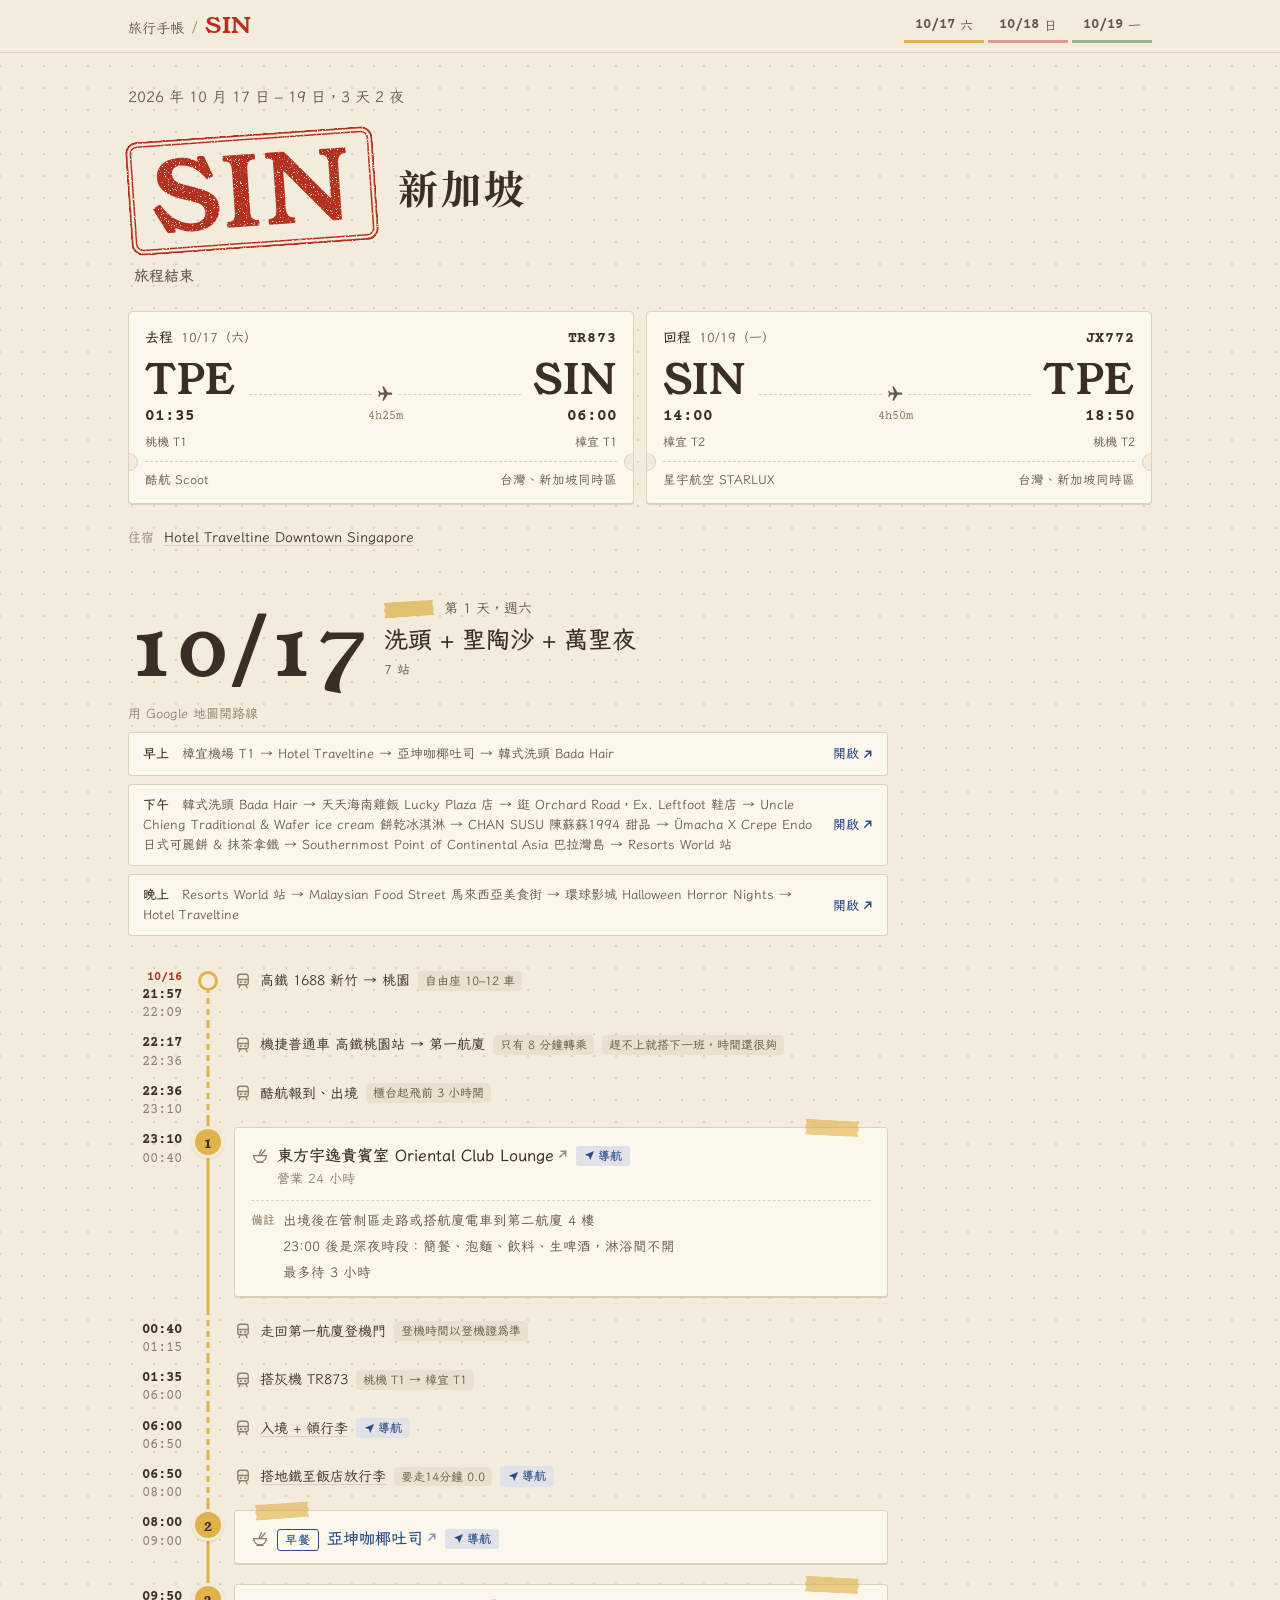
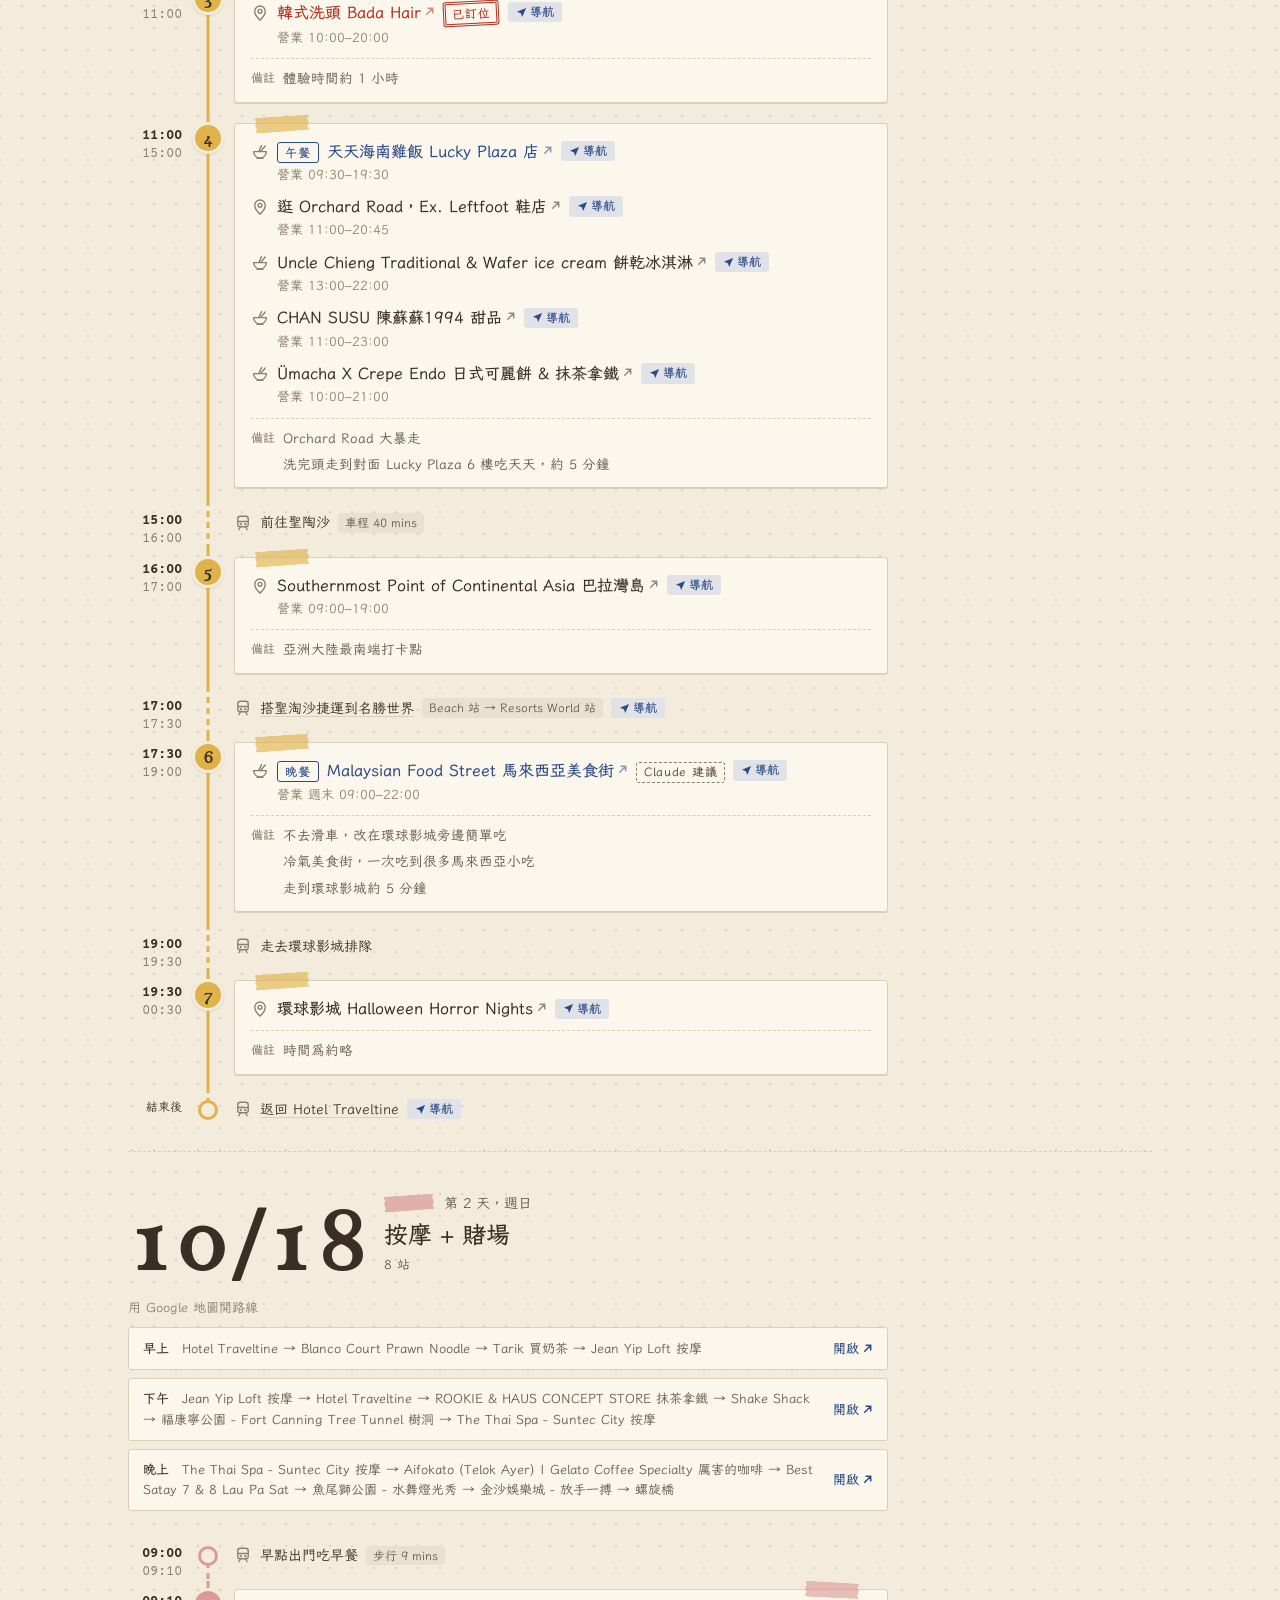
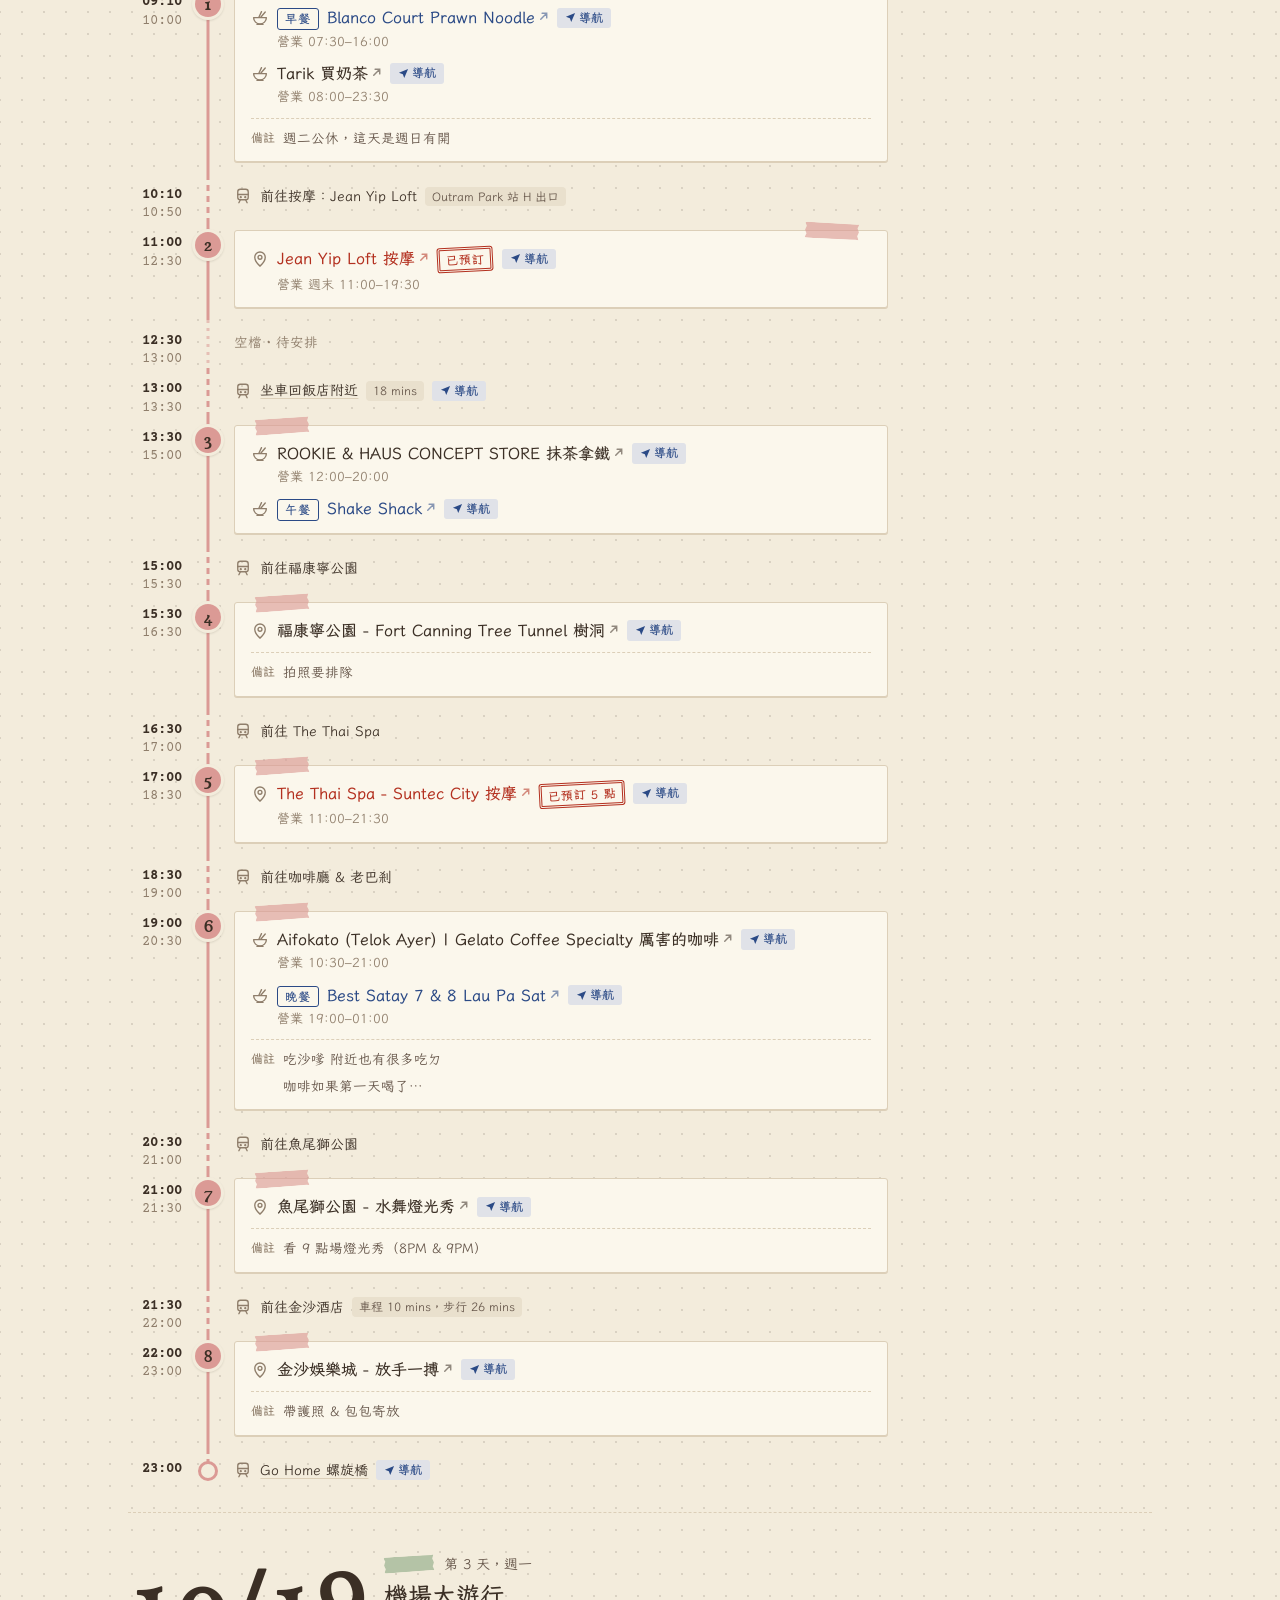
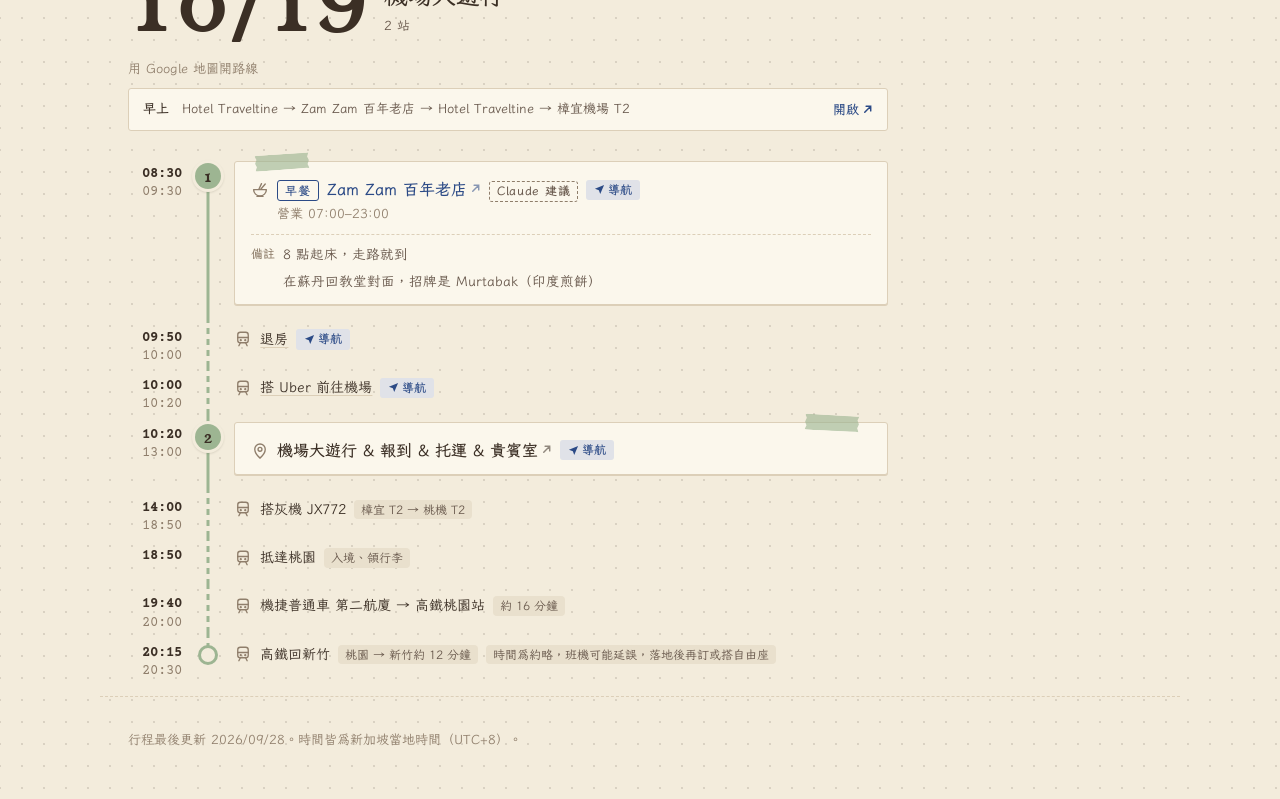
<file: docs/sin-2026-10/index.html>
<!doctype html>
<html lang="zh-Hant">
<head>
<meta charset="utf-8">
<meta name="viewport" content="width=device-width, initial-scale=1, viewport-fit=cover">
<title>新加坡 SIN 2026</title>
<meta name="description" content="2026/10/17–10/19 新加坡三天兩夜行程：航班、每日時間軸、地圖連結。">
<link rel="preconnect" href="https://fonts.googleapis.com">
<link rel="preconnect" href="https://fonts.gstatic.com" crossorigin>
<link rel="stylesheet" href="https://fonts.googleapis.com/css2?family=Courier+Prime:wght@400;700&family=LXGW+WenKai+TC:wght@400;700&family=Noto+Serif+TC:wght@700&family=Young+Serif&display=swap">
<link rel="stylesheet" href="../assets/journal.css">
<link rel="manifest" href="../manifest.webmanifest">
<link rel="icon" type="image/png" sizes="192x192" href="../assets/icons/icon-192.png">
<link rel="apple-touch-icon" href="../assets/icons/apple-touch-icon.png">
<meta name="apple-mobile-web-app-title" content="Travel">
<meta name="apple-mobile-web-app-capable" content="yes">
<meta name="mobile-web-app-capable" content="yes">
<meta name="theme-color" content="#F3ECDC" media="(prefers-color-scheme: light)">
<meta name="theme-color" content="#231D17" media="(prefers-color-scheme: dark)">
<style>
  /* 顏色、字體、紙膠帶、印章都在 ../assets/journal.css */
  * { box-sizing: border-box; }
  html { -webkit-text-size-adjust: 100%; }
  @media (prefers-reduced-motion: no-preference) { html { scroll-behavior: smooth; } }
  body {
    margin: 0;
    background: var(--bg);
    color: var(--ink);
    font-family: var(--f-body);
    font-size: 15.5px;
    line-height: 1.65;
  }
  img { max-width: 100%; }
  [hidden] { display: none !important; }
  a { color: inherit; }
  a:focus-visible, button:focus-visible { outline: 2px solid var(--blue); outline-offset: 2px; border-radius: 4px; }
  .wrap { max-width: 1080px; margin-inline: auto; padding-inline: 16px; }
  @media (min-width: 640px) { .wrap { padding-inline: 28px; } }
  .ico { width: 18px; height: 18px; flex: none; display: inline-block; vertical-align: middle; }
  .ico svg { width: 100%; height: 100%; display: block; }

  /* ---------- nav ---------- */
  .nav {
    position: sticky;
    top: env(safe-area-inset-top, 0px);
    z-index: 10;
    background: var(--bg);
    background: color-mix(in srgb, var(--bg) 86%, transparent);
    -webkit-backdrop-filter: blur(12px);
    backdrop-filter: blur(12px);
    border-bottom: 1px solid var(--rule);
  }
  .nav__inner { display: flex; align-items: center; gap: 12px; min-height: 52px; }
  .nav__crumb { display: flex; align-items: baseline; gap: 8px; white-space: nowrap; }
  .nav__home { font-size: 14px; color: var(--ink-2); text-decoration: none; }
  .nav__home:hover { color: var(--ink); text-decoration: underline; text-underline-offset: 3px; }
  .nav__sep { color: var(--ink-3); }
  .nav__brand {
    font-family: var(--f-display);
    font-size: 22px;
    letter-spacing: .03em;
    text-decoration: none;
    color: var(--red);
  }
  .nav__tabs { display: flex; gap: 4px; margin-left: auto; overflow-x: auto; scrollbar-width: none; }
  .nav__tabs::-webkit-scrollbar { display: none; }
  /* 筆記本側邊的索引標籤 */
  .tab {
    display: flex; align-items: center; gap: 5px;
    padding: 5px 11px 3px;
    border-radius: 5px 5px 0 0;
    border-bottom: 3px solid var(--line);
    text-decoration: none;
    color: var(--ink-2);
    font-family: var(--f-mono);
    font-size: 14px;
    font-weight: 700;
    white-space: nowrap;
  }
  .tab__dot { display: none; }
  .tab__wd { font-family: var(--f-body); font-size: 13px; font-weight: 400; }
  .tab.is-active { background: color-mix(in srgb, var(--line) 55%, transparent); color: var(--ink); }

  /* ---------- hero ---------- */
  .hero { padding-block: 32px 8px; display: grid; gap: 22px; }
  .hero__eyebrow { margin: 0; font-size: 15px; color: var(--ink-2); }
  .hero__title { margin: 14px 0 6px; display: flex; align-items: center; flex-wrap: wrap; gap: 10px 22px; }
  /* 入境章 */
  .hero__code {
    display: inline-block;
    padding: 10px 20px 4px;
    border-radius: 12px;
    font-family: var(--f-display);
    font-weight: 400;
    font-size: clamp(56px, 15vw, 96px);
    line-height: 1;
    letter-spacing: .04em;
    transform: rotate(-4deg);
  }
  .hero__name { font-family: var(--f-display); font-size: clamp(28px, 6.4vw, 40px); font-weight: 700; line-height: 1.2; letter-spacing: .08em; }
  .hero__head { display: grid; gap: 10px; }
  .status {
    display: flex; flex-wrap: wrap; align-items: center; gap: 8px 12px;
    font-size: 14px; color: var(--ink-2);
  }
  .status { font-size: 15px; }
  .status__pill { font-weight: 700; padding: 0 6px; }
  .status__jump { color: var(--blue); font-weight: 700; text-underline-offset: 4px; }

  .passes { display: grid; gap: 12px; grid-template-columns: repeat(auto-fit, minmax(min(100%, 300px), 1fr)); }
  .pass {
    background: var(--surface);
    border: 1px solid var(--rule);
    border-radius: 4px;
    padding: 14px 16px 12px;
    display: grid;
    gap: 10px;
    box-shadow: 0 1px 0 var(--rule);
  }
  .pass__top { display: flex; align-items: baseline; gap: 8px; font-size: 13px; color: var(--ink-2); }
  .pass__dir { font-weight: 700; color: var(--ink); font-size: 14px; }
  .pass__no { margin-left: auto; font-family: var(--f-mono); font-weight: 700; font-size: 15px; letter-spacing: .06em; color: var(--ink); }
  .pass__route { display: grid; grid-template-columns: auto minmax(0, 1fr) auto; align-items: center; gap: 12px; }
  .pass__pt { display: grid; gap: 2px; }
  .pass__pt--end { text-align: right; }
  .pass__iata { font-family: var(--f-display); font-weight: 400; font-size: 40px; line-height: 1; letter-spacing: .03em; }
  .pass__time { font-family: var(--f-mono); font-weight: 700; font-size: 16px; }
  .pass__term { font-size: 12px; color: var(--ink-2); }
  .pass__mid { display: grid; justify-items: center; gap: 4px; color: var(--ink-3); font-family: var(--f-mono); font-size: 12px; }
  .pass__track { position: relative; width: 100%; height: 18px; }
  .pass__track::before { content: ""; position: absolute; left: 0; right: 0; top: 50%; border-top: 1.5px dashed var(--rule); }
  .pass__track .ico { position: absolute; left: 50%; top: 0; transform: translateX(-50%); background: var(--surface); padding-inline: 4px; width: 26px; color: var(--ink-2); }
  /* 撕線：兩側各咬一個半圓缺口 */
  .pass__foot { position: relative; border-top: 1.5px dashed var(--rule); padding-top: 8px; display: flex; justify-content: space-between; gap: 8px; font-size: 12.5px; color: var(--ink-2); }
  .pass__foot::before, .pass__foot::after {
    content: "";
    position: absolute; top: -9px;
    width: 16px; height: 16px;
    border-radius: 50%;
    background: var(--bg);
    border: 1px solid var(--rule);
  }
  .pass__foot::before { left: -25px; clip-path: inset(0 0 0 50%); }
  .pass__foot::after { right: -25px; clip-path: inset(0 50% 0 0); }

  .facts { display: flex; flex-wrap: wrap; gap: 10px 24px; font-size: 14px; }
  .fact { display: flex; gap: 10px; align-items: baseline; min-width: 0; }
  .fact__k { font-size: 13px; color: var(--ink-3); flex: none; }
  .fact a { font-weight: 500; text-underline-offset: 3px; text-decoration-color: var(--rule); overflow-wrap: anywhere; }

  /* ---------- day ---------- */
  .day { padding-block: 40px 16px; scroll-margin-top: 60px; }
  .day + .day { border-top: 1.5px dashed var(--rule); }
  .day[data-line="cc"] { --line: var(--cc); --on-line: var(--cc-on); }
  .day[data-line="ne"] { --line: var(--ne); --on-line: var(--ne-on); }
  .day[data-line="ew"] { --line: var(--ew); --on-line: var(--ew-on); }
  .tab[data-line="cc"] { --line: var(--cc); }
  .tab[data-line="ne"] { --line: var(--ne); }
  .tab[data-line="ew"] { --line: var(--ew); }

  .day__head { display: flex; align-items: flex-end; gap: 16px; margin-bottom: 22px; flex-wrap: wrap; }
  .day__md {
    font-family: var(--f-display);
    font-weight: 400;
    font-size: clamp(56px, 14vw, 80px);
    line-height: .8;
    font-variant-numeric: tabular-nums;
  }
  .day__meta { display: grid; gap: 4px; min-width: 0; }
  .day__eyebrow { display: flex; align-items: center; gap: 10px; margin: 0; font-size: 14px; color: var(--ink-2); }
  .day__bar { width: 50px; height: 16px; --tape: var(--line); transform: rotate(-4deg); }
  .day__theme { margin: 0; font-size: 24px; line-height: 1.3; font-weight: 700; text-wrap: balance; }
  .day__stats { margin: 0; font-size: 13px; color: var(--ink-2); font-variant-numeric: tabular-nums; }

  .day__grid { max-width: 760px; }

  /* ---------- timeline ---------- */
  .rows { list-style: none; margin: 0; padding: 0; }
  .row { display: grid; grid-template-columns: 2.9rem 24px minmax(0, 1fr); column-gap: 8px; }
  @media (min-width: 640px) { .row { grid-template-columns: 3.4rem 28px minmax(0, 1fr); column-gap: 12px; } }
  .row__time {
    display: flex; flex-direction: column; align-items: flex-end;
    padding-top: 12px;
    font-family: var(--f-mono);
    font-weight: 700;
    font-size: 13.5px;
    line-height: 1.35;
  }
  .row__time .t-end { color: var(--ink-3); font-weight: 400; }
  .row__time .t-label { font-family: var(--f-body); font-size: 12px; font-weight: 500; white-space: nowrap; }
  .row__time .t-day { font-size: 11.5px; color: var(--red); white-space: nowrap; }
  /* 螢光筆劃過 */
  .row__now {
    margin-top: 6px;
    font-family: var(--f-body);
    font-size: 12px;
    font-weight: 700;
    color: var(--now-ink);
    background: linear-gradient(100deg, transparent 3%, var(--now) 6% 94%, transparent 97%) 0 65% / 100% 75% no-repeat;
    padding: 0 4px;
    white-space: nowrap;
  }
  .row__rail { position: relative; display: flex; justify-content: center; }
  .row__rail::before {
    content: "";
    position: absolute; top: 0; bottom: 0; left: 50%;
    width: 3px; transform: translateX(-50%);
    background: var(--line);
  }
  .row--move .row__rail::before {
    background: repeating-linear-gradient(to bottom, var(--line) 0 6px, transparent 6px 11px);
  }
  .rows > .row:first-child .row__rail::before { top: 18px; }
  .rows > .row:last-child .row__rail::before { bottom: auto; height: 22px; }
  .rows > .row:first-child:last-child .row__rail::before { display: none; }
  .row--move:first-child .row__rail::after,
  .row--move:last-child .row__rail::after {
    content: "";
    position: relative;
    margin-top: 13px;
    width: 14px; height: 14px;
    border-radius: 50%;
    background: var(--bg);
    border: 3px solid var(--line);
  }
  /* 圓形編號貼紙 */
  .code {
    position: relative;
    margin-top: 10px;
    width: 26px; height: 26px;
    border-radius: 50%;
    background: var(--line);
    color: var(--on-line);
    font-family: var(--f-display);
    font-size: 15px;
    line-height: 27px;
    text-align: center;
    box-shadow: 0 0 0 3px var(--bg), 0 1px 2px 3px rgba(59, 47, 37, .12);
  }

  .row__body { min-width: 0; padding-block: 8px 12px; }
  .row--move .row__body, .row--free .row__body { padding-block: 10px 14px; }
  .row--free .row__rail::before {
    background: repeating-linear-gradient(to bottom, var(--line) 0 3px, transparent 3px 8px);
    opacity: .55;
  }
  .free { margin: 0; padding-top: 1px; font-size: 13.5px; color: var(--ink-3); }
  .move { display: flex; flex-wrap: wrap; align-items: center; gap: 4px 8px; font-size: 14px; color: var(--ink-2); padding-top: 1px; }
  .move .ico { color: var(--ink-3); }
  .move__title { color: var(--ink); font-weight: 500; text-decoration: none; }
  a.move__title { text-decoration: underline; text-decoration-color: var(--rule); text-underline-offset: 3px; }
  .move__note {
    font-size: 12px;
    padding: 0 7px;
    border-radius: 4px;
    background: var(--rule-2);
    color: var(--ink-2);
  }
  .row--move.is-now .move { color: var(--ink); }

  .card {
    position: relative;
    background: var(--surface);
    border: 1px solid var(--rule);
    border-radius: 3px;
    padding: 16px 12px 12px;
    display: grid;
    gap: 10px;
    box-shadow: 0 1px 0 var(--rule);
  }
  @media (min-width: 640px) { .card { padding: 16px 16px 12px; } }
  .card::before {
    content: "";
    position: absolute; top: -8px; left: 20px;
    width: 54px; height: 16px;
    background: color-mix(in srgb, var(--line) 62%, transparent);
    clip-path: var(--tape-clip);
    transform: rotate(-4deg);
  }
  .rows > .row:nth-child(even) .card::before { left: auto; right: 28px; transform: rotate(3deg); }
  .row.is-now .card { border-color: var(--now); box-shadow: 0 0 0 2px var(--now); }
  .places { list-style: none; margin: 0; padding: 0; display: grid; gap: 10px; }
  .place { display: grid; grid-template-columns: 18px minmax(0, 1fr); gap: 8px; align-items: start; }
  .place > .ico { margin-top: 3px; color: var(--ink-3); }
  .place__line { display: flex; flex-wrap: wrap; align-items: baseline; gap: 2px 8px; }
  .place__name {
    color: var(--ink);
    font-weight: 700;
    font-size: 16px;
    line-height: 1.45;
    text-decoration: none;
    overflow-wrap: anywhere;
  }
  .place__name:hover { text-decoration: underline; text-underline-offset: 3px; }
  .place__name .ext { display: inline-block; width: 11px; height: 11px; margin-left: 3px; vertical-align: 1px; opacity: .55; }
  .is-meal .place__name { color: var(--blue); }
  .is-booked .place__name { color: var(--red); }
  .tag {
    font-size: 12px;
    font-weight: 700;
    line-height: 1.6;
    padding: 0 7px;
    border-radius: 3px;
    letter-spacing: .06em;
    white-space: nowrap;
  }
  .tag--meal { border: 1px solid currentColor; color: var(--blue); }
  /* 已預約：朱紅色的小印章 */
  .tag--booked { border: 3px double currentColor; color: var(--red); padding: 0 6px; transform: rotate(-3deg); }
  .tag--suggest { border: 1px dashed var(--ink-3); color: var(--ink-2); line-height: 1.55; }
  .move__link { font-size: 12.5px; font-weight: 700; color: var(--blue); text-decoration: none; }
  .move__link .ext { width: 10px; height: 10px; margin-left: 2px; }
  .place__hours { margin-top: 1px; font-size: 13px; color: var(--ink-3); }
  .notes { display: grid; gap: 4px; border-top: 1px dashed var(--rule); padding-top: 8px; }
  .note { margin: 0; font-size: 13.5px; color: var(--ink-2); display: flex; gap: 8px; }
  .note::before { content: "備註"; flex: none; font-size: 12px; font-weight: 700; color: var(--ink-3); padding-top: 1px; }
  .note + .note::before { visibility: hidden; }

  .pending {
    margin-top: 16px;
    border: 1.5px dashed var(--rule);
    border-radius: 12px;
    padding: 14px 16px;
    color: var(--ink-2);
    font-size: 14px;
  }

  .routes { display: grid; gap: 8px; margin-bottom: 22px; }
  .routes__k { margin: 0; font-size: 13px; color: var(--ink-3); }
  .seg {
    display: grid; grid-template-columns: minmax(0, 1fr) auto; align-items: center; gap: 12px;
    background: var(--surface); border: 1px solid var(--rule); border-radius: 3px;
    padding: 10px 14px; text-decoration: none; color: var(--ink);
  }
  .seg:hover { border-color: var(--line); }
  .seg__stops { font-size: 13px; line-height: 1.55; color: var(--ink-2); overflow-wrap: anywhere; }
  .seg__stops b { color: var(--ink); font-weight: 600; }
  .seg__go { display: inline-flex; align-items: center; gap: 3px; font-size: 13px; font-weight: 700; white-space: nowrap; color: var(--blue); }
  .seg__go .ext { width: 11px; height: 11px; flex: none; }
  .nav-btn {
    display: inline-flex; align-items: center; gap: 3px;
    font-size: 12px; font-weight: 700; line-height: 1.7;
    padding: 0 8px; border-radius: 3px;
    background: var(--blue-soft); color: var(--blue);
    text-decoration: none; white-space: nowrap;
  }
  .nav-btn svg { width: 11px; height: 11px; }
  .status__next { display: inline-flex; flex-wrap: wrap; align-items: center; gap: 6px; }
  .foot { padding-block: 32px 48px; font-size: 13px; color: var(--ink-3); border-top: 1.5px dashed var(--rule); }
  .fab { display: none; }

  /* ---------- 手機：邊走邊看（640px 以上完全不受影響） ---------- */
  @media (max-width: 639px) {
    /* 底部留位置給日期分頁（52px），旅途中再加浮動按鈕（52px + 上下各 10px） */
    body { padding-bottom: calc(52px + env(safe-area-inset-bottom, 0px)); }
    body.has-fab { padding-bottom: calc(124px + env(safe-area-inset-bottom, 0px)); }

    /* 頂部只留「旅行手帳 / SIN」。毛玻璃搬到 ::before，
       因為 .nav 本身有 backdrop-filter 的話，裡面 fixed 的日期分頁會被綁在 .nav 裡 */
    .nav { background: none; -webkit-backdrop-filter: none; backdrop-filter: none; }
    .nav::before {
      content: "";
      position: absolute; inset: 0; z-index: -1;
      background: var(--bg);
      background: color-mix(in srgb, var(--bg) 86%, transparent);
      -webkit-backdrop-filter: blur(12px);
      backdrop-filter: blur(12px);
    }

    /* 日期分頁固定在最下面，平分寬度；上緣是當天的紙膠帶色 */
    .nav__tabs {
      position: fixed; left: 0; right: 0; bottom: 0;
      margin: 0; gap: 0;
      padding-bottom: env(safe-area-inset-bottom, 0px);
      background: var(--surface);
      box-shadow: 0 -1px 0 var(--rule);
    }
    .tab {
      flex: 1 0 auto;
      justify-content: center;
      min-height: 52px;
      padding: 0 10px;
      border-radius: 0;
      border-bottom: 0;
      border-top: 4px solid var(--line);
      font-size: 15px;
    }

    /* 下一站浮動按鈕：浮在日期分頁上方，整顆都是導航連結 */
    .fab {
      position: fixed; z-index: 11;
      left: 12px; right: 12px;
      bottom: calc(62px + env(safe-area-inset-bottom, 0px));
      display: flex; align-items: center; gap: 10px;
      min-height: 52px;
      padding: 6px 6px 6px 14px;
      background: var(--surface);
      border: 1px solid var(--rule);
      border-radius: 10px;
      box-shadow: 0 6px 20px rgba(0, 0, 0, .16);
      color: var(--ink);
      text-decoration: none;
    }
    .fab__k { flex: none; font-size: 13px; font-weight: 700; color: var(--ink-3); }
    .fab__name { flex: 1; min-width: 0; font-size: 16px; font-weight: 700; white-space: nowrap; overflow: hidden; text-overflow: ellipsis; }
    .fab__go {
      flex: none;
      display: inline-flex; align-items: center; gap: 5px;
      min-height: 40px; padding: 0 16px;
      border-radius: 6px;
      background: var(--blue); color: var(--surface);
      font-size: 15px; font-weight: 700;
    }
    .fab__go svg { width: 13px; height: 13px; }

    /* Google 地圖路線收成一排「早上」「下午」「晚上」小按鈕，站名先藏起來 */
    .routes { display: flex; flex-wrap: wrap; gap: 8px; }
    .routes__k { flex-basis: 100%; }
    .seg { display: inline-flex; align-items: center; gap: 6px; min-height: 44px; padding: 0 16px; }
    .seg__stops { font-size: 15px; }
    .seg__list, .seg__open { display: none; }
    .seg__go .ext { width: 12px; height: 12px; }

    /* 導航按鈕看起來 36px 高，手指點得到的範圍往上下各擴 4px 到 44px */
    .nav-btn { position: relative; min-height: 36px; padding: 0 12px; gap: 5px; border-radius: 6px; font-size: 14px; }
    .nav-btn svg { width: 13px; height: 13px; }
    .nav-btn::after { content: ""; position: absolute; inset: -4px 0; }

    /* 「看現在的行程」跳過去時，進行中那一列不要被頂部擋住 */
    .row { scroll-margin-top: 64px; }
  }

</style>
</head>
<body class="paper">
<nav class="nav" aria-label="日期">
  <div class="wrap nav__inner">
    <div class="nav__crumb">
      <a class="nav__home" href="../">旅行手帳</a><span class="nav__sep" aria-hidden="true">/</span>
      <a class="nav__brand" href="#top">SIN</a>
    </div>
    <div class="nav__tabs" id="tabs"></div>
  </div>
</nav>

<header class="wrap hero" id="top">
  <div class="hero__head">
    <p class="hero__eyebrow" id="eyebrow"></p>
    <h1 class="hero__title"><span class="hero__code stamp">SIN</span><span class="hero__name">新加坡</span></h1>
    <div class="status" id="status"></div>
  </div>
  <div class="passes" id="passes"></div>
  <div class="facts" id="facts"></div>
</header>

<main class="wrap" id="days"></main>

<footer class="wrap foot" id="foot"></footer>

<a class="fab" id="fab" target="_blank" rel="noopener" hidden></a>

<script src="itinerary.js"></script>
<script>
(function () {
  var T = window.TRIP;
  var WD = ["日", "一", "二", "三", "四", "五", "六"];
  var ICON = {
    food: '<svg viewBox="0 0 24 24" fill="none" stroke="currentColor" stroke-width="1.8" stroke-linecap="round" stroke-linejoin="round"><path d="M3.5 11.5h17a8.5 8.5 0 0 1-17 0z"/><path d="M8 20.5h8"/><path d="M14 3.5 10.5 11M19 4l-6 7"/></svg>',
    spot: '<svg viewBox="0 0 24 24" fill="none" stroke="currentColor" stroke-width="1.8" stroke-linecap="round" stroke-linejoin="round"><path d="M12 21.5s7-6.1 7-11.8a7 7 0 0 0-14 0c0 5.7 7 11.8 7 11.8z"/><circle cx="12" cy="9.7" r="2.6"/></svg>',
    move: '<svg viewBox="0 0 24 24" fill="none" stroke="currentColor" stroke-width="1.8" stroke-linecap="round" stroke-linejoin="round"><rect x="5" y="3" width="14" height="14" rx="3.5"/><path d="M5 10h14"/><circle cx="9" cy="13.5" r=".6" fill="currentColor"/><circle cx="15" cy="13.5" r=".6" fill="currentColor"/><path d="m8.5 17-2 4M15.5 17l2 4"/></svg>',
    plane: '<svg viewBox="0 0 24 24" fill="currentColor"><path d="M21 15.5v-2l-8-5V3.8a1.5 1.5 0 0 0-3 0v4.7l-8 5v2l8-2.5v5.2L7.5 19.5V21l4-1 4 1v-1.5L13 18.2V13z" transform="rotate(90 12 12)"/></svg>',
    go: '<svg viewBox="0 0 12 12" fill="currentColor"><path d="M11 1 1 5.2l4.3 1.5L6.8 11z"/></svg>',
    ext: '<svg class="ext" viewBox="0 0 12 12" fill="none" stroke="currentColor" stroke-width="1.6" stroke-linecap="round"><path d="M4.5 2.5h5v5M9.5 2.5 3 9"/></svg>'
  };

  function esc(s) {
    return String(s).replace(/[&<>"]/g, function (c) {
      return { "&": "&amp;", "<": "&lt;", ">": "&gt;", '"': "&quot;" }[c];
    });
  }
  function navUrl(q) { return "https://www.google.com/maps/dir/?api=1&destination=" + encodeURIComponent(q); }
  function navBtn(q) { return '<a class="nav-btn" href="' + navUrl(q) + '" target="_blank" rel="noopener">' + ICON.go + '導航</a>'; }
  function mapUrl(q) { return "https://www.google.com/maps/search/?api=1&query=" + encodeURIComponent(q); }
  function toMin(t) { var p = t.split(":"); return +p[0] * 60 + +p[1]; }
  function wd(date) { return WD[new Date(date + "T12:00:00Z").getUTCDay()]; }
  function md(date) { var p = date.split("-"); return +p[1] + "/" + +p[2]; }
  function dayId(date) { return "d" + date.slice(5).replace("-", ""); }
  function dur(a, b) {
    var m = toMin(b) - toMin(a);
    if (m < 0) m += 1440;
    return Math.floor(m / 60) + "h" + String(m % 60).padStart(2, "0") + "m";
  }
  function dayDiff(a, b) { return Math.round((Date.parse(b + "T00:00:00Z") - Date.parse(a + "T00:00:00Z")) / 864e5); }
  function sgNow() {
    var parts = new Intl.DateTimeFormat("en-CA", {
      timeZone: "Asia/Singapore", year: "numeric", month: "2-digit", day: "2-digit",
      hour: "2-digit", minute: "2-digit", hourCycle: "h23"
    }).formatToParts(new Date());
    var g = function (t) { return parts.find(function (p) { return p.type === t; }).value; };
    return { date: g("year") + "-" + g("month") + "-" + g("day"), min: +g("hour") * 60 + +g("minute") };
  }
  function notesOf(it) { return it.notes || (it.note ? [it.note] : []); }

  var now = sgNow();
  var first = T.days[0].date;
  var last = T.days[T.days.length - 1].date;
  var nowFound = false;

  /* ---------- hero ---------- */
  var nights = dayDiff(first, last);
  var fm = +first.slice(5, 7), lm = +last.slice(5, 7);
  document.getElementById("eyebrow").textContent =
    first.slice(0, 4) + " 年 " + fm + " 月 " + +first.slice(8) + " 日 – " + (lm !== fm ? lm + " 月 " : "") + +last.slice(8) + " 日，" +
    (nights + 1) + " 天 " + nights + " 夜";

  document.getElementById("passes").innerHTML = T.flights.map(function (f) {
    return '<article class="pass">' +
      '<div class="pass__top"><span class="pass__dir">' + esc(f.dir) + '</span>' +
      '<span>' + md(f.date) + '（' + wd(f.date) + '）</span>' +
      '<span class="pass__no">' + esc(f.no) + '</span></div>' +
      '<div class="pass__route">' +
        '<div class="pass__pt"><span class="pass__iata">' + esc(f.from.code) + '</span>' +
        '<span class="pass__time">' + esc(f.from.time) + '</span>' +
        '<span class="pass__term">' + esc(f.from.name) + ' ' + esc(f.from.term) + '</span></div>' +
        '<div class="pass__mid"><div class="pass__track"><span class="ico">' + ICON.plane + '</span></div>' +
        '<span>' + dur(f.from.time, f.to.time) + '</span></div>' +
        '<div class="pass__pt pass__pt--end"><span class="pass__iata">' + esc(f.to.code) + '</span>' +
        '<span class="pass__time">' + esc(f.to.time) + '</span>' +
        '<span class="pass__term">' + esc(f.to.name) + ' ' + esc(f.to.term) + '</span></div>' +
      '</div>' +
      '<div class="pass__foot"><span>' + esc(f.airline) + '</span><span>台灣、新加坡同時區</span></div>' +
    '</article>';
  }).join("");

  document.getElementById("facts").innerHTML =
    '<div class="fact"><span class="fact__k">住宿</span><a href="' + mapUrl(T.hotel.q || T.hotel.name) +
    '" target="_blank" rel="noopener">' + esc(T.hotel.name) + '</a></div>';

  /* ---------- days ---------- */
  document.getElementById("tabs").innerHTML = T.days.map(function (d) {
    return '<a class="tab" data-line="' + d.line + '" href="#' + dayId(d.date) + '">' +
      '<span class="tab__dot"></span>' + md(d.date) + '<span class="tab__wd">' + wd(d.date) + '</span></a>';
  }).join("");

  function renderPlace(p) {
    var cls = "place" + (p.meal ? " is-meal" : "") + (p.booked ? " is-booked" : "");
    return '<li class="' + cls + '"><span class="ico">' + ICON[p.kind] + '</span><div>' +
      '<div class="place__line">' +
        (p.meal ? '<span class="tag tag--meal">' + esc(p.meal) + '</span>' : '') +
        '<a class="place__name" href="' + mapUrl(p.q || p.name) + '" target="_blank" rel="noopener">' + esc(p.name) + ICON.ext + '</a>' +
        (p.booked ? '<span class="tag tag--booked">' + esc(p.booked) + '</span>' : '') +
        (p.suggest ? '<span class="tag tag--suggest">Claude 建議</span>' : '') +
        navBtn(p.q || p.name) +
      '</div>' +
      (p.hours ? '<div class="place__hours">營業 ' + esc(p.hours) + '</div>' : '') +
    '</div></li>';
  }

  var dests = []; // 所有目的地（跨天），用來找「下一站」
  var tripStartAt = 0; // 第一天第一列，以第一天 00:00 起算的分鐘數（前一晚出門就是負的）

  function renderDay(d, di) {
    var pts = d.from ? [{ q: d.from.q, name: d.from.to, until: -1, t: -1, date: d.date }] : [];
    // 以當天 00:00 起算的分鐘數；比前一列早的時間（例如 00:30）視為隔天，
    // 標了 eve 的列是前一天晚上（負的分鐘數）
    var nowAt = dayDiff(d.date, now.date) * 1440 + now.min;
    var prev = -Infinity;
    var spans = d.items.map(function (it) {
      var back = it.eve ? 1440 : 0;
      var s = toMin(it.start) - back;
      while (s < prev) s += 1440;
      prev = s;
      var e = it.end ? toMin(it.end) - back : null;
      if (e !== null) while (e <= s) e += 1440;
      return { s: s, e: e };
    });
    if (di === 0 && spans.length) tripStartAt = spans[0].s;
    var eveDate = new Date(Date.parse(d.date + "T00:00:00Z") - 864e5).toISOString().slice(0, 10);
    var eveShown = false;
    var stopNo = 0;
    var rows = d.items.map(function (it, i) {
      var sp = spans[i];
      var end = sp.e !== null ? sp.e : (spans[i + 1] ? spans[i + 1].s : Math.max(sp.s + 60, 1440));
      var live = nowAt >= sp.s && nowAt < end;
      var anchor = live && !nowFound;
      if (live) nowFound = true;
      var eveTag = it.eve && !eveShown ? '<span class="t-day">' + md(eveDate) + '</span>' : '';
      if (it.eve) eveShown = true;
      var time = '<div class="row__time">' + eveTag +
        (it.label
          ? '<span class="t-label">' + esc(it.label) + '</span>'
          : '<span>' + it.start + '</span>' + (it.end ? '<span class="t-end">' + it.end + '</span>' : '')) +
        (live ? '<span class="row__now">進行中</span>' : '') + '</div>';
      var attrs = ' class="row row--' + it.type + (live ? ' is-now' : '') + '"' + (anchor ? ' id="now"' : '');

      if (it.type === "free") {
        return '<li' + attrs + '>' + time + '<div class="row__rail" aria-hidden="true"></div>' +
          '<div class="row__body"><p class="free">' + esc(it.title || "空檔・待安排") + '</p></div></li>';
      }

      if (it.type === "move") {
        // 移動中：目的地在抵達前都算「下一站」
        if (it.q) pts.push({ q: it.q, name: it.to || it.title, until: end, t: end, date: d.date, eve: it.eve });
        var title = it.q
          ? '<a class="move__title" href="' + mapUrl(it.q) + '" target="_blank" rel="noopener">' + esc(it.title) + '</a>'
          : '<span class="move__title">' + esc(it.title) + '</span>';
        return '<li' + attrs + '>' + time + '<div class="row__rail" aria-hidden="true"></div>' +
          '<div class="row__body"><div class="move"><span class="ico">' + ICON.move + '</span>' + title +
          notesOf(it).map(function (n) { return '<span class="move__note">' + esc(n) + '</span>'; }).join("") +
          (it.q ? navBtn(it.q) : '') +
          (it.links || []).map(function (l) {
            return '<a class="move__link" href="' + esc(l.url) + '" target="_blank" rel="noopener">' + esc(l.text) + ICON.ext + '</a>';
          }).join("") +
          '</div></div></li>';
      }

      stopNo++;
      it.places.forEach(function (p) {
        // 停留點：開始之後就換下一站
        pts.push({ q: p.q || p.name, name: p.name, until: sp.s, t: (sp.s + end) / 2, date: d.date, eve: it.eve });
      });
      var notes = notesOf(it);
      return '<li' + attrs + '>' + time +
        '<div class="row__rail"><span class="code" aria-label="第 ' + stopNo + ' 站">' + stopNo + '</span></div>' +
        '<div class="row__body"><div class="card">' +
          '<ul class="places">' + it.places.map(renderPlace).join("") + '</ul>' +
          (notes.length ? '<div class="notes">' + notes.map(function (n) { return '<p class="note">' + esc(n) + '</p>'; }).join("") + '</div>' : '') +
        '</div></div></li>';
    }).join("");

    var stats = [];
    if (stopNo) stats.push(stopNo + " 站");

    // Google 地圖路線：依早上／下午／晚上分段，每段從上一段的最後一站出發。
    // 抵達時間（移動）或停留的中間時間（停留點）決定屬於哪一段。
    // Google 地圖一次最多 10 個點，單一時段超過時再拆開。
    var stops = [];
    pts.forEach(function (p) {
      dests.push(p);
      if (p.eve) return; // 前一晚在出發地的點不串進當地的路線
      var prevStop = stops[stops.length - 1];
      if (!prevStop || prevStop.q !== p.q) stops.push(p);
    });
    var PARTS = [["早上", 0, 720], ["下午", 720, 1080], ["晚上", 1080, Infinity]];
    var segs = [];
    var carry = null;
    PARTS.forEach(function (part) {
      var inPart = stops.filter(function (p) { return (p.t < 0 ? 0 : p.t) >= part[1] && (p.t < 0 ? 0 : p.t) < part[2]; });
      if (!inPart.length) return;
      var list = carry ? [carry].concat(inPart) : inPart;
      carry = inPart[inPart.length - 1];
      if (list.length < 2) return;
      var chunks = [];
      for (var k = 0; k < list.length - 1; k += 9) chunks.push(list.slice(k, k + 10));
      chunks.forEach(function (c, ci) { segs.push({ label: part[0] + (chunks.length > 1 ? " " + (ci + 1) : ""), pts: c }); });
    });
    var route = segs.length
      ? '<div class="routes"><p class="routes__k">用 Google 地圖開路線</p>' +
        segs.map(function (seg) {
          var url = "https://www.google.com/maps/dir/" + seg.pts.map(function (p) { return encodeURIComponent(p.q); }).join("/");
          // 標籤和站名分開包，手機版只留標籤當小按鈕
          return '<a class="seg" href="' + url + '" target="_blank" rel="noopener"><span class="seg__stops">' +
            '<b class="seg__label">' + seg.label + '</b><span class="seg__list">　' +
            seg.pts.map(function (p) { return esc(p.name); }).join(" → ") +
            '</span></span><span class="seg__go"><span class="seg__open">開啟</span>' + ICON.ext + '</span></a>';
        }).join("") + '</div>'
      : '';

    return '<section class="day" id="' + dayId(d.date) + '" data-line="' + d.line + '">' +
      '<header class="day__head"><span class="day__md">' + md(d.date) + '</span>' +
        '<div class="day__meta"><p class="day__eyebrow"><span class="day__bar tape" aria-hidden="true"></span>第 ' + (di + 1) + ' 天，週' + wd(d.date) + '</p>' +
        '<h2 class="day__theme">' + esc(d.theme) + '</h2>' +
        (stats.length ? '<p class="day__stats">' + stats.join(" · ") + '</p>' : '') + '</div></header>' +
      '<div class="day__grid">' + route + '<ol class="rows">' + rows + '</ol>' +
        (d.pending ? '<p class="pending">' + esc(d.pending) + '</p>' : '') + '</div>' +
    '</section>';
  }

  document.getElementById("days").innerHTML = T.days.map(renderDay).join("");

  /* ---------- status ---------- */
  var status;
  var until = dayDiff(now.date, first);
  var dep = T.flights[0];
  var nowRel = dayDiff(first, now.date) * 1440 + now.min;
  var startAt = tripStartAt < 0 ? tripStartAt - 60 : 0;
  if (nowRel < startAt) {
    status = '<span class="status__pill marker">還有 ' + until + ' 天出發</span><span>' + md(dep.date) + '（' + wd(dep.date) + '）' + dep.from.time + ' ' + esc(dep.no) + ' 起飛</span>';
  } else if (now.date <= last) {
    var next = dests.filter(function (p) { return dayDiff(p.date, now.date) * 1440 + now.min < p.until; })[0];
    var dayNo = dayDiff(first, now.date) + 1;
    status = '<span class="status__pill marker">' + (dayNo > 0 ? '旅程第 ' + dayNo + ' 天' : '今晚出發') + '</span>' +
      (nowFound ? '<a class="status__jump" href="#now">看現在的行程</a>' : '') +
      (next ? '<span class="status__next">下一站：<b>' + esc(next.name) + '</b>' + navBtn(next.q) + '</span>' : '');
    // 手機版的浮動按鈕（電腦版不顯示）
    if (next) {
      var fab = document.getElementById("fab");
      fab.href = navUrl(next.q);
      fab.innerHTML = '<span class="fab__k">下一站</span><span class="fab__name">' + esc(next.name) + '</span>' +
        '<span class="fab__go">' + ICON.go + '導航</span>';
      fab.hidden = false;
      document.body.classList.add("has-fab");
    }
  } else {
    status = '<span class="status__pill">旅程結束</span>';
  }
  document.getElementById("status").innerHTML = status;
  document.getElementById("foot").textContent = "行程最後更新 " + T.updated.replace(/-/g, "/") + "。時間皆為新加坡當地時間（UTC+8）。";

  /* ---------- active tab ---------- */
  var tabs = Array.prototype.slice.call(document.querySelectorAll(".tab"));
  var sections = Array.prototype.slice.call(document.querySelectorAll(".day"));
  var ticking = false;
  function syncTab() {
    ticking = false;
    var idx = -1;
    sections.forEach(function (s, i) { if (s.getBoundingClientRect().top <= 120) idx = i; });
    // 最後一天比較短、螢幕又高的時候，捲到底它也到不了頂端，所以捲到底就直接亮最後一天
    var se = document.scrollingElement;
    if (se.scrollTop > 0 && se.scrollTop + window.innerHeight >= se.scrollHeight - 4) idx = sections.length - 1;
    tabs.forEach(function (t, i) { t.classList.toggle("is-active", i === idx); });
  }
  window.addEventListener("scroll", function () {
    if (!ticking) { ticking = true; requestAnimationFrame(syncTab); }
  }, { passive: true });
  syncTab();
})();
</script>
<script src="../assets/app.js"></script>
</body>
</html>
</file>
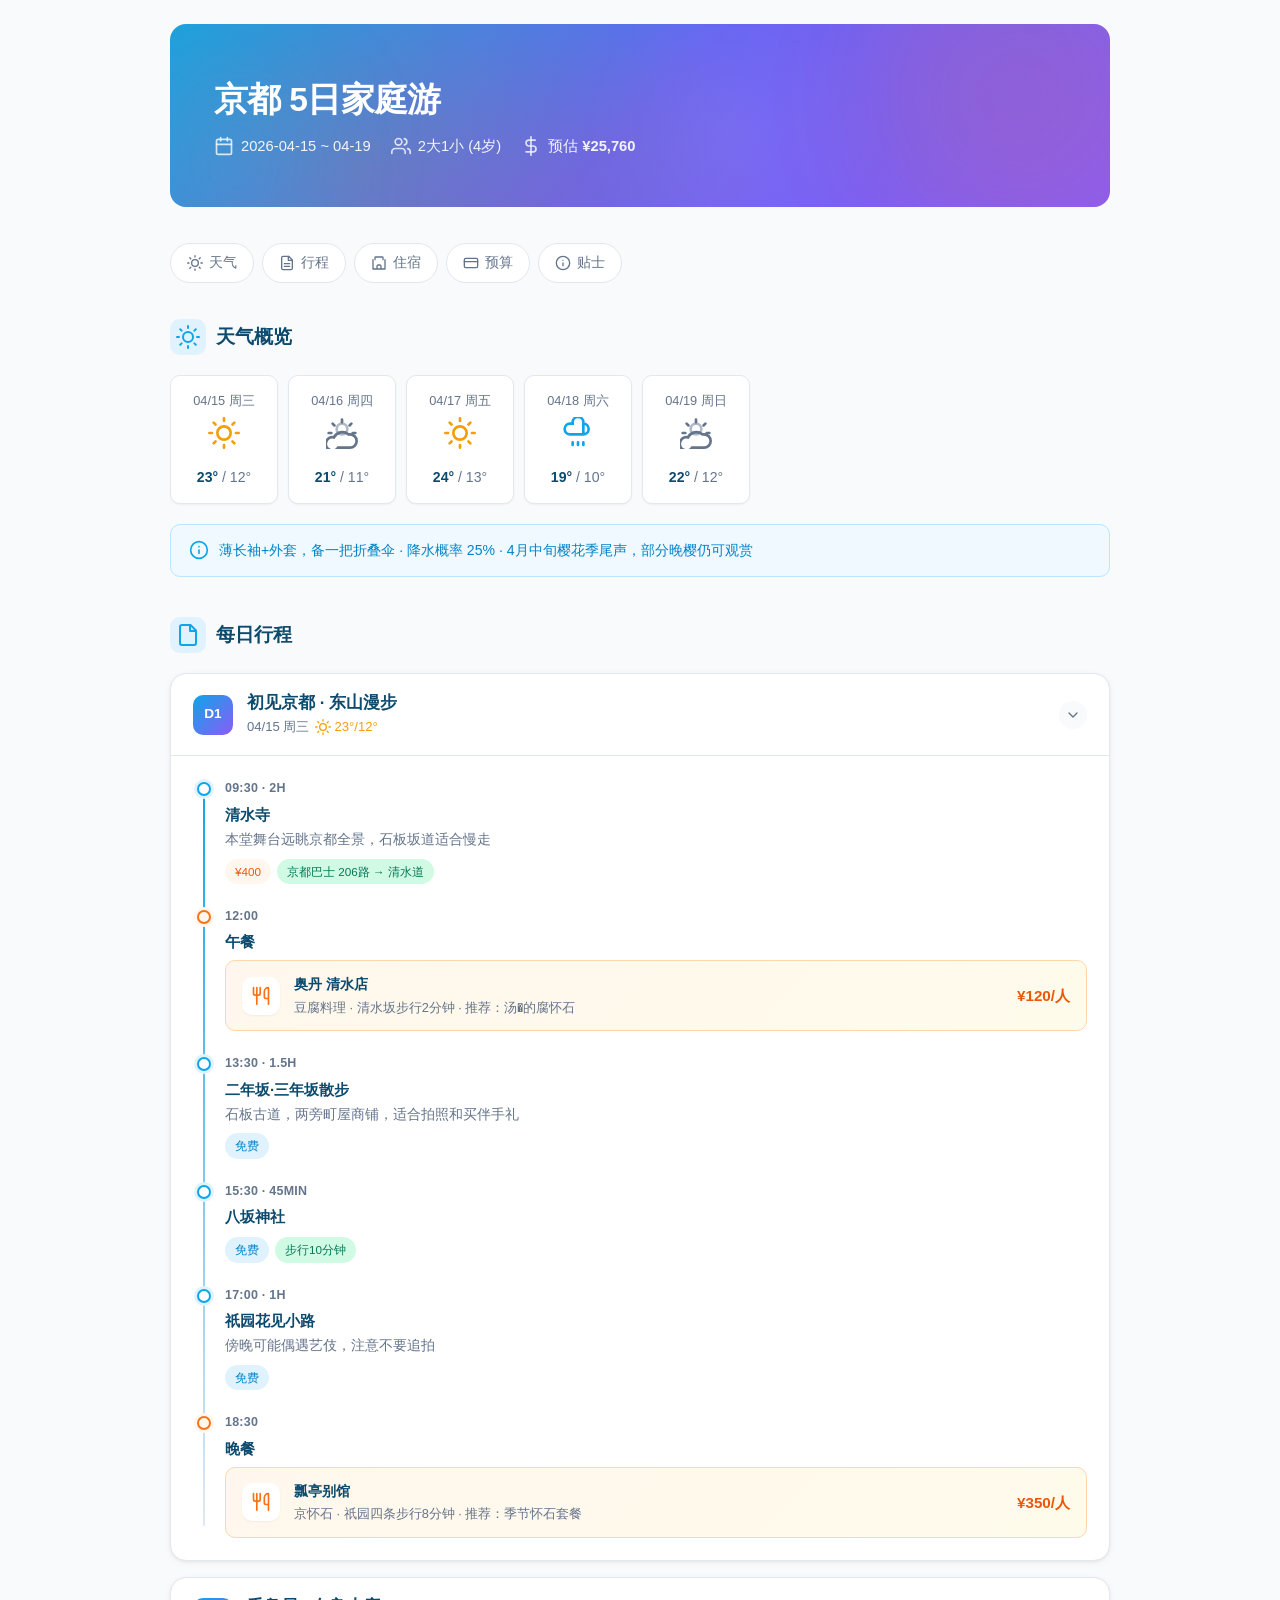
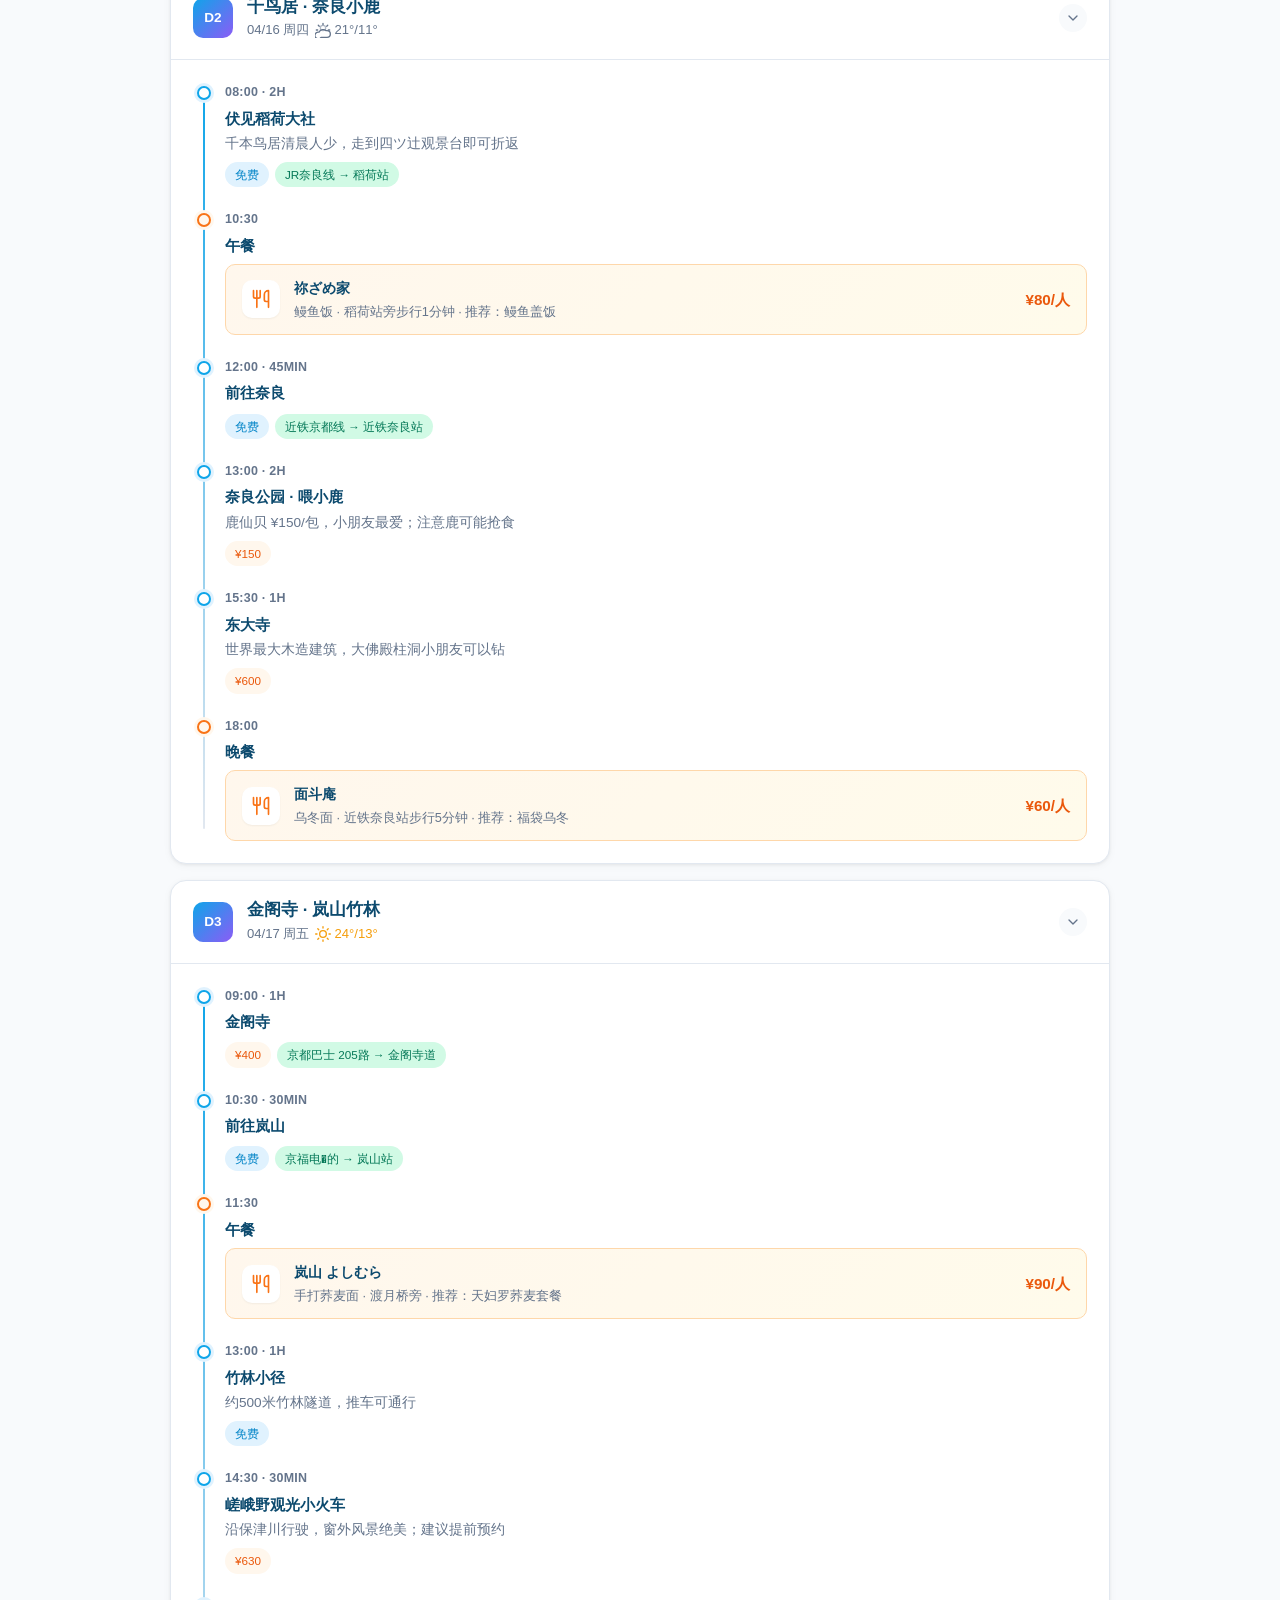
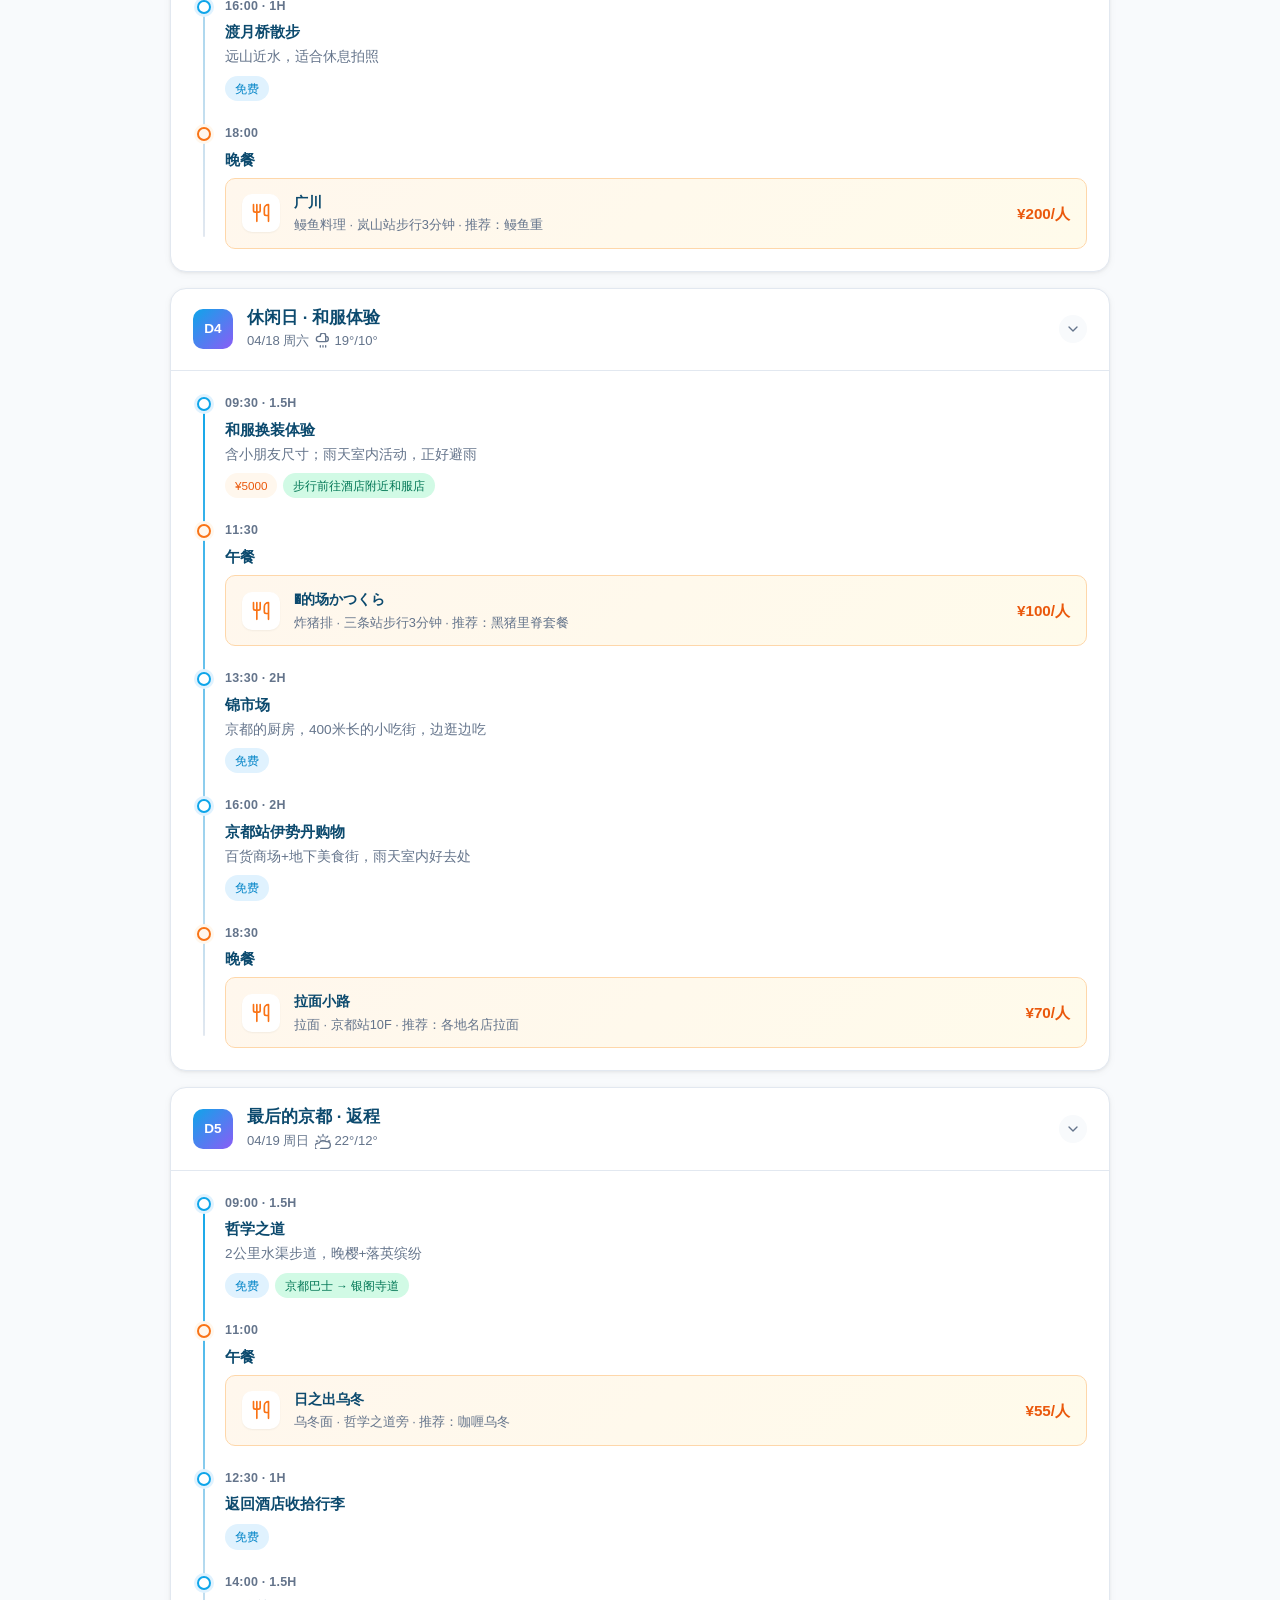
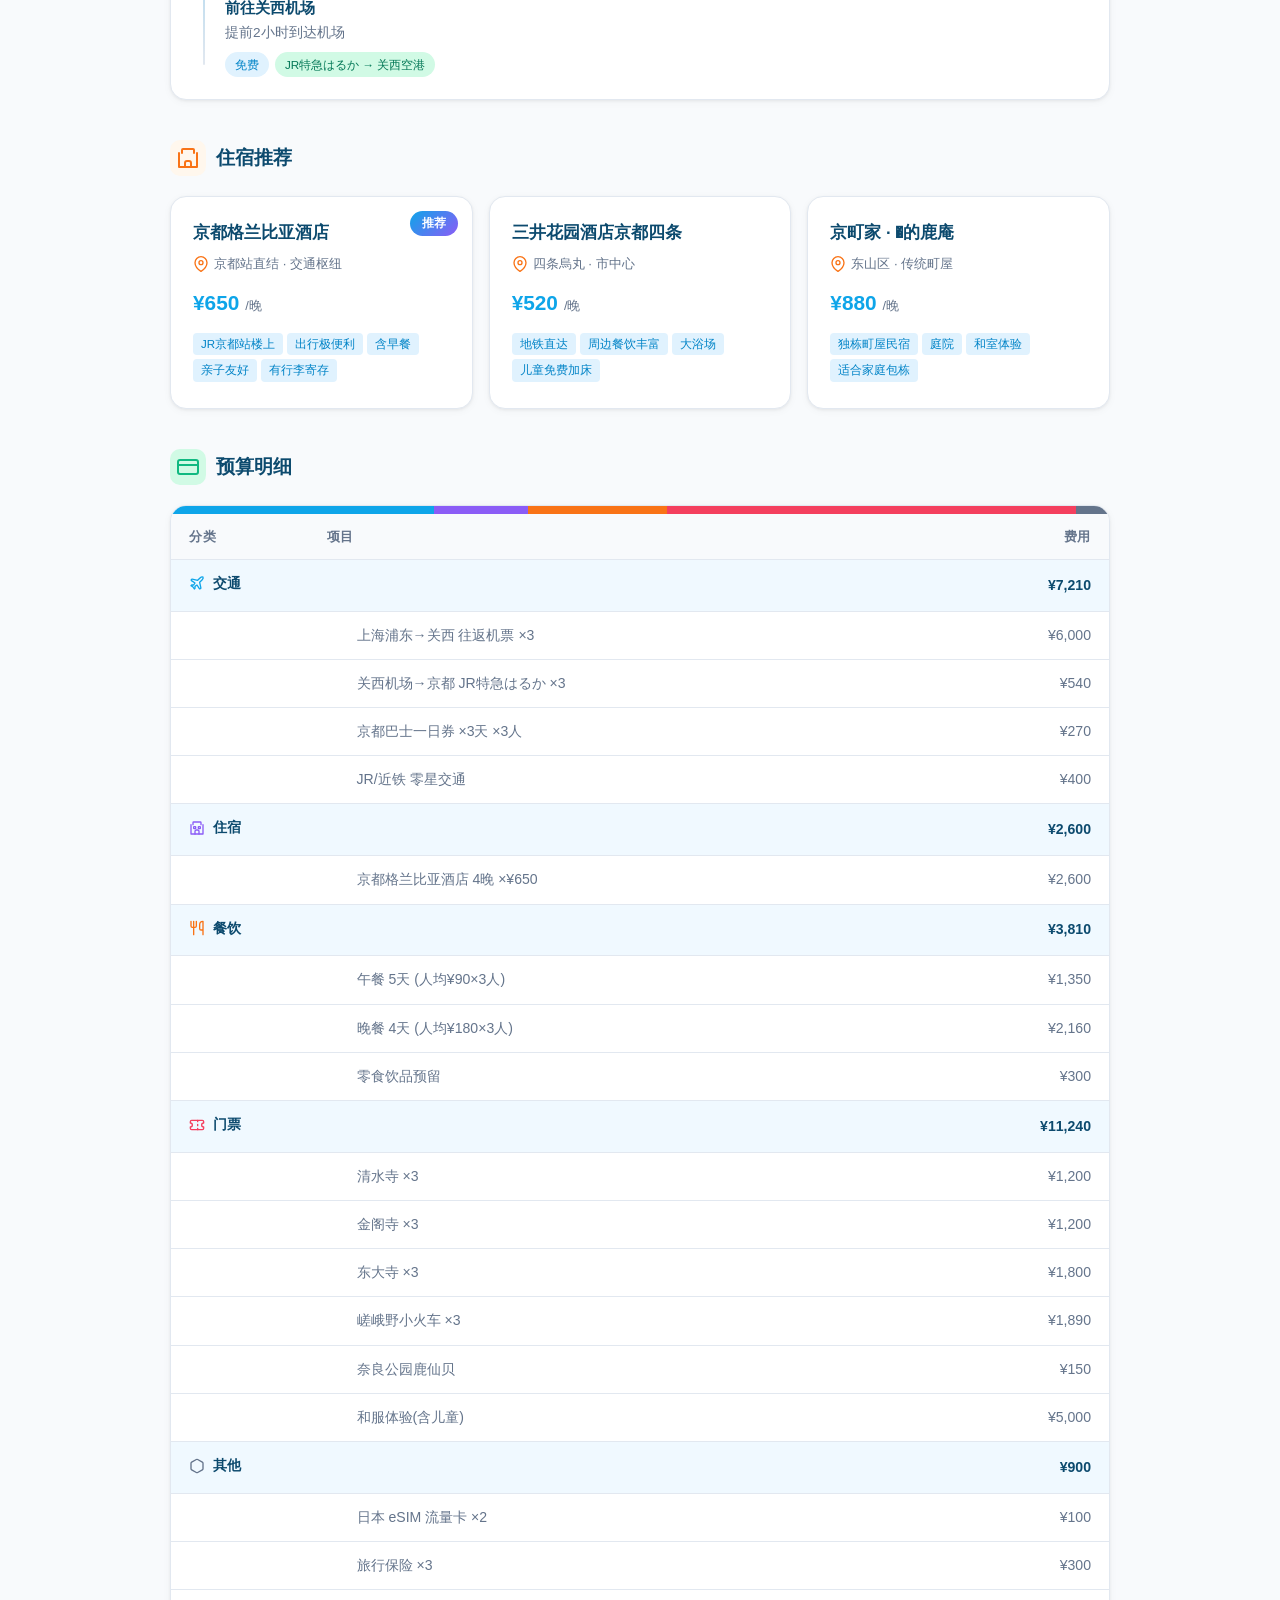
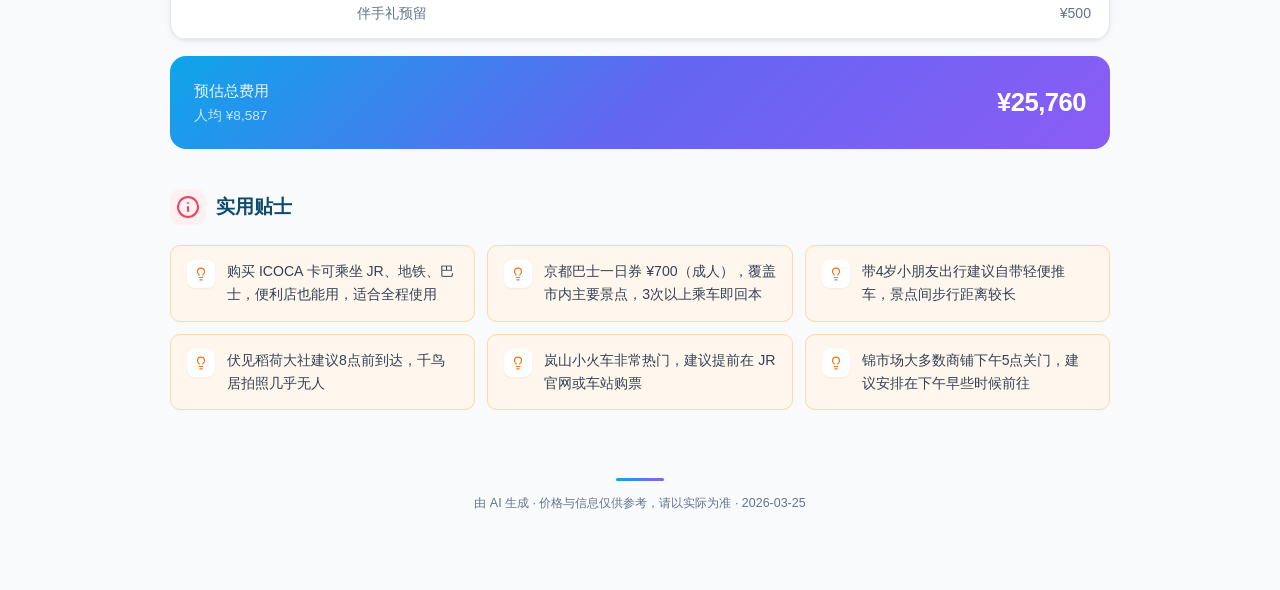
<file: .agents/skills/travel-planner/assets/preview.html>
<!DOCTYPE html>
<html lang="zh-CN">
<head>
<meta charset="UTF-8">
<meta name="viewport" content="width=device-width, initial-scale=1.0">
<title>京都5日家庭游 - 预览</title>
<style>
  :root {
    --primary: #0EA5E9;
    --primary-dark: #0284C7;
    --primary-light: #E0F2FE;
    --primary-50: #F0F9FF;
    --accent: #F97316;
    --accent-dark: #EA580C;
    --accent-light: #FFF7ED;
    --success: #10B981;
    --success-light: #D1FAE5;
    --rose: #F43F5E;
    --rose-light: #FFF1F2;
    --violet: #8B5CF6;
    --bg: #F8FAFC;
    --card: #FFFFFF;
    --text: #0C4A6E;
    --text-body: #334155;
    --text-muted: #64748B;
    --border: #E2E8F0;
    --shadow-sm: 0 1px 2px rgba(0,0,0,0.05);
    --shadow: 0 1px 3px rgba(0,0,0,0.06), 0 2px 8px rgba(0,0,0,0.04);
    --shadow-md: 0 4px 12px rgba(0,0,0,0.07), 0 2px 4px rgba(0,0,0,0.04);
    --shadow-lg: 0 12px 28px rgba(0,0,0,0.08), 0 4px 10px rgba(0,0,0,0.04);
    --radius: 16px;
    --radius-sm: 10px;
    --transition: 200ms ease-out;
  }

  *, *::before, *::after { margin: 0; padding: 0; box-sizing: border-box; }

  body {
    font-family: -apple-system, BlinkMacSystemFont, "Segoe UI", "PingFang SC", "Hiragino Sans GB", "Microsoft YaHei", sans-serif;
    background: var(--bg); color: var(--text-body); line-height: 1.65; -webkit-font-smoothing: antialiased;
  }

  .container { max-width: 980px; margin: 0 auto; padding: 24px 20px 48px; }

  .icon {
    display: inline-flex; align-items: center; justify-content: center;
    width: 20px; height: 20px; flex-shrink: 0;
  }
  .icon svg { width: 100%; height: 100%; fill: none; stroke: currentColor; stroke-width: 2; stroke-linecap: round; stroke-linejoin: round; }
  .icon-sm { width: 16px; height: 16px; }
  .icon-lg { width: 24px; height: 24px; }

  .hero {
    position: relative; border-radius: var(--radius); padding: 56px 44px 48px;
    margin-bottom: 36px; overflow: hidden; color: white;
    background: linear-gradient(135deg, #0EA5E9 0%, #6366F1 50%, #8B5CF6 100%);
  }
  .hero::before {
    content: ''; position: absolute; inset: 0;
    background:
      radial-gradient(ellipse 600px 400px at 20% 80%, rgba(249,115,22,0.2) 0%, transparent 70%),
      radial-gradient(ellipse 500px 500px at 80% 20%, rgba(139,92,246,0.3) 0%, transparent 60%),
      radial-gradient(ellipse 300px 300px at 60% 60%, rgba(255,255,255,0.06) 0%, transparent 50%);
  }
  .hero-content { position: relative; z-index: 1; }
  .hero h1 { font-size: 2.1rem; font-weight: 800; letter-spacing: -0.02em; margin-bottom: 14px; line-height: 1.2; }
  .hero-meta { display: flex; flex-wrap: wrap; gap: 20px; font-size: 0.92rem; opacity: 0.92; }
  .hero-meta-item { display: flex; align-items: center; gap: 7px; }
  .hero-meta-item .icon { color: rgba(255,255,255,0.85); }
  .hero-orb {
    position: absolute; border-radius: 50%; filter: blur(60px); opacity: 0.12; pointer-events: none;
    animation: orbFloat 10s ease-in-out infinite alternate;
  }
  .hero-orb-1 { width: 300px; height: 300px; background: #F97316; top: -80px; right: -60px; }
  .hero-orb-2 { width: 200px; height: 200px; background: #38BDF8; bottom: -60px; left: -40px; animation-delay: -5s; }
  @keyframes orbFloat {
    0% { transform: translate(0, 0) scale(1); }
    100% { transform: translate(20px, -15px) scale(1.1); }
  }

  .section-nav {
    display: flex; gap: 8px; margin-bottom: 32px; overflow-x: auto;
    padding-bottom: 4px; -webkit-overflow-scrolling: touch;
  }
  .section-nav::-webkit-scrollbar { height: 0; }
  .nav-pill {
    display: inline-flex; align-items: center; gap: 6px; padding: 8px 16px;
    border-radius: 99px; font-size: 0.85rem; font-weight: 500; white-space: nowrap;
    background: var(--card); border: 1px solid var(--border); color: var(--text-muted);
    cursor: pointer; transition: all var(--transition); text-decoration: none;
  }
  .nav-pill:hover { background: var(--primary-light); color: var(--primary); border-color: var(--primary); }
  .nav-pill .icon { width: 16px; height: 16px; }

  .section { margin-bottom: 40px; scroll-margin-top: 20px; }
  .section-header { display: flex; align-items: center; gap: 10px; margin-bottom: 20px; }
  .section-icon {
    display: flex; align-items: center; justify-content: center;
    width: 36px; height: 36px; border-radius: var(--radius-sm);
    background: var(--primary-light); color: var(--primary);
  }
  .section-title { font-size: 1.2rem; font-weight: 700; color: var(--text); }

  .weather-bar { display: flex; gap: 10px; overflow-x: auto; padding-bottom: 6px; -webkit-overflow-scrolling: touch; }
  .weather-bar::-webkit-scrollbar { height: 4px; }
  .weather-bar::-webkit-scrollbar-thumb { background: var(--border); border-radius: 99px; }
  .weather-card {
    flex: 0 0 auto; min-width: 108px; background: var(--card); border-radius: var(--radius-sm);
    padding: 14px 12px; text-align: center; box-shadow: var(--shadow-sm); border: 1px solid var(--border);
    transition: all var(--transition);
  }
  .weather-card:hover { box-shadow: var(--shadow-md); transform: translateY(-2px); }
  .weather-card .w-date { font-size: 0.8rem; color: var(--text-muted); margin-bottom: 6px; font-weight: 500; }
  .weather-card .w-icon { margin: 4px 0 8px; }
  .weather-card .w-icon svg { width: 32px; height: 32px; }
  .weather-card .w-temp { font-size: 0.88rem; font-weight: 600; color: var(--text); }
  .weather-card .w-temp-low { color: var(--text-muted); font-weight: 400; }
  .weather-tip {
    display: flex; align-items: flex-start; gap: 10px; margin-top: 14px; padding: 14px 18px;
    background: var(--primary-50); border: 1px solid #BAE6FD; border-radius: var(--radius-sm); font-size: 0.88rem; color: var(--primary-dark);
  }
  .weather-tip .icon { flex-shrink: 0; margin-top: 1px; }

  .day-card {
    background: var(--card); border-radius: var(--radius); box-shadow: var(--shadow);
    border: 1px solid var(--border); margin-bottom: 16px; overflow: hidden;
    transition: box-shadow var(--transition);
  }
  .day-card:hover { box-shadow: var(--shadow-md); }
  .day-header {
    display: flex; align-items: center; justify-content: space-between;
    padding: 18px 22px; cursor: pointer; user-select: none;
    transition: background var(--transition);
  }
  .day-header:hover { background: var(--primary-50); }
  .day-num {
    display: flex; align-items: center; justify-content: center;
    width: 40px; height: 40px; border-radius: var(--radius-sm);
    background: linear-gradient(135deg, var(--primary), var(--violet));
    color: white; font-weight: 700; font-size: 0.85rem; flex-shrink: 0; margin-right: 14px;
  }
  .day-header-left { display: flex; align-items: center; }
  .day-header-info h3 { font-size: 1.05rem; font-weight: 700; color: var(--text); line-height: 1.3; }
  .day-header-info .day-meta { font-size: 0.82rem; color: var(--text-muted); margin-top: 2px; display: flex; align-items: center; gap: 6px; }
  .day-header .toggle-icon {
    width: 28px; height: 28px; border-radius: 50%; display: flex; align-items: center; justify-content: center;
    background: var(--bg); color: var(--text-muted); transition: all var(--transition);
  }
  .day-card.collapsed .toggle-icon { transform: rotate(-90deg); }
  .day-body {
    padding: 4px 22px 22px; border-top: 1px solid var(--border);
    max-height: 3000px; overflow: hidden; transition: max-height 0.35s ease-out, padding 0.35s ease-out;
  }
  .day-card.collapsed .day-body { max-height: 0; padding-top: 0; padding-bottom: 0; border-top-color: transparent; }

  .timeline { position: relative; padding-left: 32px; padding-top: 18px; }
  .timeline::before {
    content: ''; position: absolute; left: 10px; top: 24px; bottom: 12px;
    width: 2px; background: linear-gradient(to bottom, var(--primary), var(--border));
    border-radius: 2px;
  }
  .tl-item { position: relative; margin-bottom: 22px; }
  .tl-item:last-child { margin-bottom: 0; }
  .tl-dot {
    position: absolute; left: -28px; top: 4px; width: 14px; height: 14px;
    border-radius: 50%; border: 2.5px solid var(--primary); background: white; z-index: 1;
    box-shadow: 0 0 0 3px var(--primary-light);
  }
  .tl-item.is-meal .tl-dot { border-color: var(--accent); background: var(--accent-light); box-shadow: 0 0 0 3px var(--accent-light); }
  .tl-time { font-size: 0.78rem; color: var(--text-muted); font-weight: 600; text-transform: uppercase; letter-spacing: 0.02em; margin-bottom: 3px; }
  .tl-content h4 { font-size: 0.95rem; font-weight: 600; color: var(--text); margin-bottom: 3px; }
  .tl-content p { font-size: 0.85rem; color: var(--text-muted); line-height: 1.5; }
  .tl-tags { display: flex; gap: 6px; margin-top: 8px; flex-wrap: wrap; }
  .tag {
    display: inline-flex; align-items: center; gap: 4px;
    font-size: 0.73rem; padding: 3px 10px; border-radius: 99px; font-weight: 500;
  }
  .tag-cost { background: var(--accent-light); color: var(--accent-dark); }
  .tag-transport { background: var(--success-light); color: #047857; }
  .tag-free { background: var(--primary-light); color: var(--primary-dark); }

  .meal-card {
    display: flex; align-items: center; gap: 14px; padding: 12px 16px;
    background: linear-gradient(135deg, #FFF7ED, #FFFBEB); border: 1px solid #FED7AA;
    border-radius: var(--radius-sm); margin-top: 6px;
  }
  .meal-icon {
    width: 38px; height: 38px; border-radius: 10px;
    background: white; display: flex; align-items: center; justify-content: center;
    box-shadow: var(--shadow-sm); color: var(--accent); flex-shrink: 0;
  }
  .meal-info { flex: 1; min-width: 0; }
  .meal-name { font-weight: 600; font-size: 0.9rem; color: var(--text); }
  .meal-detail { font-size: 0.8rem; color: var(--text-muted); white-space: nowrap; overflow: hidden; text-overflow: ellipsis; }
  .meal-price { font-weight: 700; color: var(--accent-dark); white-space: nowrap; font-size: 0.95rem; }

  .hotel-grid { display: grid; grid-template-columns: repeat(auto-fill, minmax(280px, 1fr)); gap: 16px; }
  .hotel-card {
    background: var(--card); border-radius: var(--radius); box-shadow: var(--shadow);
    border: 1px solid var(--border); padding: 22px; position: relative;
    cursor: default; transition: all var(--transition);
  }
  .hotel-card:hover { box-shadow: var(--shadow-lg); transform: translateY(-3px); }
  .hotel-badge {
    position: absolute; top: 14px; right: 14px;
    background: linear-gradient(135deg, var(--primary), var(--violet));
    color: white; font-size: 0.72rem; font-weight: 600;
    padding: 3px 12px; border-radius: 99px;
  }
  .hotel-name { font-size: 1.05rem; font-weight: 700; color: var(--text); margin-bottom: 6px; padding-right: 60px; }
  .hotel-area { display: flex; align-items: center; gap: 5px; font-size: 0.83rem; color: var(--text-muted); margin-bottom: 12px; }
  .hotel-price-row { display: flex; align-items: baseline; gap: 6px; margin-bottom: 12px; }
  .hotel-price { font-size: 1.3rem; font-weight: 800; color: var(--primary); }
  .hotel-price-unit { font-size: 0.8rem; color: var(--text-muted); }
  .hotel-highlights { font-size: 0.83rem; color: var(--text-muted); line-height: 1.6; }
  .hotel-tag { display: inline-block; font-size: 0.72rem; padding: 2px 8px; border-radius: 4px; background: var(--primary-light); color: var(--primary-dark); margin-right: 4px; margin-bottom: 4px; }

  .budget-wrapper {
    background: var(--card); border-radius: var(--radius); box-shadow: var(--shadow);
    border: 1px solid var(--border); overflow: hidden;
  }
  .budget-chart { display: flex; height: 8px; overflow: hidden; }
  .budget-chart-seg { transition: width 0.6s ease-out; }
  .budget-table { width: 100%; border-collapse: collapse; }
  .budget-table th, .budget-table td { padding: 12px 18px; text-align: left; border-bottom: 1px solid var(--border); font-size: 0.88rem; }
  .budget-table th { background: var(--bg); color: var(--text-muted); font-weight: 600; font-size: 0.8rem; text-transform: uppercase; letter-spacing: 0.04em; }
  .budget-table .cat-row td { font-weight: 600; color: var(--text); background: var(--primary-50); }
  .budget-table .cat-row .cat-icon { display: inline-flex; align-items: center; gap: 8px; }
  .budget-table .cat-row .cat-icon .icon { color: var(--primary); }
  .budget-table .sub-row td { color: var(--text-muted); padding-left: 48px; }
  .budget-table .subtotal { text-align: right; font-weight: 600; color: var(--primary); }
  .budget-table td:last-child { text-align: right; }
  .budget-total {
    display: flex; justify-content: space-between; align-items: center;
    padding: 22px 24px;
    background: linear-gradient(135deg, #0EA5E9 0%, #6366F1 50%, #8B5CF6 100%);
    border-radius: var(--radius); color: white; margin-top: 16px;
  }
  .budget-total-label { font-size: 0.95rem; font-weight: 500; opacity: 0.9; }
  .budget-total-per { font-size: 0.85rem; opacity: 0.75; margin-top: 2px; }
  .budget-total-amount { font-size: 1.6rem; font-weight: 800; letter-spacing: -0.02em; }

  .tips-grid { display: grid; grid-template-columns: repeat(auto-fill, minmax(260px, 1fr)); gap: 12px; }
  .tip-card {
    display: flex; align-items: flex-start; gap: 12px; padding: 14px 16px;
    background: var(--accent-light); border: 1px solid #FED7AA; border-radius: var(--radius-sm);
    font-size: 0.88rem; color: var(--text-body);
  }
  .tip-icon {
    width: 28px; height: 28px; border-radius: 8px; background: white;
    display: flex; align-items: center; justify-content: center;
    box-shadow: var(--shadow-sm); color: var(--accent); flex-shrink: 0;
  }
  .tip-icon .icon { width: 14px; height: 14px; }

  .footer { text-align: center; padding: 28px 20px; color: var(--text-muted); font-size: 0.78rem; margin-top: 20px; }
  .footer-line { width: 48px; height: 3px; background: linear-gradient(90deg, var(--primary), var(--violet)); border-radius: 99px; margin: 0 auto 12px; }

  @media print {
    body { background: white; -webkit-print-color-adjust: exact; print-color-adjust: exact; }
    .container { padding: 0; max-width: 100%; }
    .hero { break-inside: avoid; }
    .day-card { break-inside: avoid; }
    .day-card.collapsed .day-body { max-height: none !important; padding: 4px 22px 22px !important; border-top: 1px solid var(--border) !important; }
    .toggle-icon, .section-nav { display: none !important; }
    .hotel-card:hover, .weather-card:hover, .day-card:hover { transform: none; box-shadow: var(--shadow); }
  }

  @media (max-width: 640px) {
    .container { padding: 16px 14px 32px; }
    .hero { padding: 36px 24px 32px; }
    .hero h1 { font-size: 1.55rem; }
    .hero-meta { gap: 12px; font-size: 0.85rem; }
    .day-header { padding: 14px 16px; }
    .day-num { width: 34px; height: 34px; font-size: 0.78rem; margin-right: 10px; }
    .day-body { padding: 4px 16px 16px; }
    .timeline { padding-left: 26px; }
    .hotel-grid { grid-template-columns: 1fr; }
    .tips-grid { grid-template-columns: 1fr; }
    .budget-total { flex-direction: column; text-align: center; gap: 8px; padding: 18px; }
  }

  @media (prefers-reduced-motion: reduce) {
    *, *::before, *::after { animation-duration: 0.01ms !important; transition-duration: 0.01ms !important; }
  }

  :focus-visible { outline: 2px solid var(--primary); outline-offset: 2px; border-radius: 4px; }
</style>
</head>
<body>
<div class="container">

  <div class="hero" role="banner">
    <div class="hero-orb hero-orb-1"></div>
    <div class="hero-orb hero-orb-2"></div>
    <div class="hero-content">
      <h1 id="heroTitle"></h1>
      <div class="hero-meta">
        <div class="hero-meta-item">
          <span class="icon"><svg viewBox="0 0 24 24"><rect x="3" y="4" width="18" height="18" rx="2"/><line x1="16" y1="2" x2="16" y2="6"/><line x1="8" y1="2" x2="8" y2="6"/><line x1="3" y1="10" x2="21" y2="10"/></svg></span>
          <span id="heroDate"></span>
        </div>
        <div class="hero-meta-item">
          <span class="icon"><svg viewBox="0 0 24 24"><path d="M17 21v-2a4 4 0 0 0-4-4H5a4 4 0 0 0-4 4v2"/><circle cx="9" cy="7" r="4"/><path d="M23 21v-2a4 4 0 0 0-3-3.87"/><path d="M16 3.13a4 4 0 0 1 0 7.75"/></svg></span>
          <span id="heroTravelers"></span>
        </div>
        <div class="hero-meta-item">
          <span class="icon"><svg viewBox="0 0 24 24"><line x1="12" y1="1" x2="12" y2="23"/><path d="M17 5H9.5a3.5 3.5 0 0 0 0 7h5a3.5 3.5 0 0 1 0 7H6"/></svg></span>
          <span>预估 <strong id="heroBudget"></strong></span>
        </div>
      </div>
    </div>
  </div>

  <nav class="section-nav" aria-label="快速导航">
    <a class="nav-pill" href="#sec-weather"><span class="icon"><svg viewBox="0 0 24 24"><circle cx="12" cy="12" r="5"/><path d="M12 1v2M12 21v2M4.22 4.22l1.42 1.42M18.36 18.36l1.42 1.42M1 12h2M21 12h2M4.22 19.78l1.42-1.42M18.36 5.64l1.42-1.42"/></svg></span>天气</a>
    <a class="nav-pill" href="#sec-days"><span class="icon"><svg viewBox="0 0 24 24"><path d="M14.5 2H6a2 2 0 0 0-2 2v16a2 2 0 0 0 2 2h12a2 2 0 0 0 2-2V7.5L14.5 2z"/><polyline points="14 2 14 8 20 8"/><line x1="16" y1="13" x2="8" y2="13"/><line x1="16" y1="17" x2="8" y2="17"/></svg></span>行程</a>
    <a class="nav-pill" href="#sec-hotels"><span class="icon"><svg viewBox="0 0 24 24"><path d="M3 21h18M3 7v14M21 7v14M6 7V4a1 1 0 0 1 1-1h10a1 1 0 0 1 1 1v3M9 21v-4a2 2 0 0 1 2-2h2a2 2 0 0 1 2 2v4"/></svg></span>住宿</a>
    <a class="nav-pill" href="#sec-budget"><span class="icon"><svg viewBox="0 0 24 24"><rect x="2" y="5" width="20" height="14" rx="2"/><line x1="2" y1="10" x2="22" y2="10"/></svg></span>预算</a>
    <a class="nav-pill" href="#sec-tips"><span class="icon"><svg viewBox="0 0 24 24"><circle cx="12" cy="12" r="10"/><line x1="12" y1="16" x2="12" y2="12"/><line x1="12" y1="8" x2="12.01" y2="8"/></svg></span>贴士</a>
  </nav>

  <div class="section" id="sec-weather">
    <div class="section-header">
      <div class="section-icon"><span class="icon icon-lg"><svg viewBox="0 0 24 24"><circle cx="12" cy="12" r="5"/><path d="M12 1v2M12 21v2M4.22 4.22l1.42 1.42M18.36 18.36l1.42 1.42M1 12h2M21 12h2M4.22 19.78l1.42-1.42M18.36 5.64l1.42-1.42"/></svg></span></div>
      <h2 class="section-title">天气概览</h2>
    </div>
    <div class="weather-bar" id="weatherBar"></div>
    <div class="weather-tip" id="weatherTip"></div>
  </div>

  <div class="section" id="sec-days">
    <div class="section-header">
      <div class="section-icon"><span class="icon icon-lg"><svg viewBox="0 0 24 24"><path d="M14.5 2H6a2 2 0 0 0-2 2v16a2 2 0 0 0 2 2h12a2 2 0 0 0 2-2V7.5L14.5 2z"/><polyline points="14 2 14 8 20 8"/></svg></span></div>
      <h2 class="section-title">每日行程</h2>
    </div>
    <div id="daysContainer"></div>
  </div>

  <div class="section" id="sec-hotels">
    <div class="section-header">
      <div class="section-icon" style="background:var(--accent-light);color:var(--accent);"><span class="icon icon-lg"><svg viewBox="0 0 24 24"><path d="M3 21h18M3 7v14M21 7v14M6 7V4a1 1 0 0 1 1-1h10a1 1 0 0 1 1 1v3M9 21v-4a2 2 0 0 1 2-2h2a2 2 0 0 1 2 2v4"/></svg></span></div>
      <h2 class="section-title">住宿推荐</h2>
    </div>
    <div class="hotel-grid" id="hotelGrid"></div>
  </div>

  <div class="section" id="sec-budget">
    <div class="section-header">
      <div class="section-icon" style="background:var(--success-light);color:var(--success);"><span class="icon icon-lg"><svg viewBox="0 0 24 24"><rect x="2" y="5" width="20" height="14" rx="2"/><line x1="2" y1="10" x2="22" y2="10"/></svg></span></div>
      <h2 class="section-title">预算明细</h2>
    </div>
    <div class="budget-wrapper">
      <div class="budget-chart" id="budgetChart"></div>
      <table class="budget-table" id="budgetTable">
        <thead><tr><th>分类</th><th>项目</th><th style="text-align:right">费用</th></tr></thead>
        <tbody></tbody>
      </table>
    </div>
    <div class="budget-total" id="budgetTotal">
      <div>
        <div class="budget-total-label">预估总费用</div>
        <div class="budget-total-per"></div>
      </div>
      <div class="budget-total-amount"></div>
    </div>
  </div>

  <div class="section" id="sec-tips">
    <div class="section-header">
      <div class="section-icon" style="background:var(--rose-light);color:var(--rose);"><span class="icon icon-lg"><svg viewBox="0 0 24 24"><circle cx="12" cy="12" r="10"/><line x1="12" y1="16" x2="12" y2="12"/><line x1="12" y1="8" x2="12.01" y2="8"/></svg></span></div>
      <h2 class="section-title">实用贴士</h2>
    </div>
    <div class="tips-grid" id="tipsList"></div>
  </div>

  <footer class="footer">
    <div class="footer-line"></div>
    <p>由 AI 生成 · 价格与信息仅供参考，请以实际为准 · 2026-03-25</p>
  </footer>
</div>

<script>
const SVG = {
  sun: '<svg viewBox="0 0 24 24" fill="none" stroke="currentColor" stroke-width="2" stroke-linecap="round"><circle cx="12" cy="12" r="5"/><path d="M12 1v2M12 21v2M4.22 4.22l1.42 1.42M18.36 18.36l1.42 1.42M1 12h2M21 12h2M4.22 19.78l1.42-1.42M18.36 5.64l1.42-1.42"/></svg>',
  cloud: '<svg viewBox="0 0 24 24" fill="none" stroke="currentColor" stroke-width="2" stroke-linecap="round"><path d="M18 10h-1.26A8 8 0 1 0 9 20h9a5 5 0 0 0 0-10z"/></svg>',
  cloudSun: '<svg viewBox="0 0 24 24" fill="none" stroke="currentColor" stroke-width="2" stroke-linecap="round"><path d="M12 2v2M4.93 4.93l1.41 1.41M20 12h2M4 12H2M19.07 4.93l-1.41 1.41"/><circle cx="12" cy="9" r="4" opacity=".5"/><path d="M18 13h-1.26A7 7 0 0 0 6 15.26 5 5 0 1 0 9 23h9a5 5 0 0 0 0-10z"/></svg>',
  rain: '<svg viewBox="0 0 24 24" fill="none" stroke="currentColor" stroke-width="2" stroke-linecap="round"><path d="M16 13V4a4 4 0 0 0-8 0v1H6a4 4 0 0 0 0 8h10a4 4 0 0 0 0-8Z"/><path d="M8 19v2M12 19v2M16 19v2"/></svg>',
  storm: '<svg viewBox="0 0 24 24" fill="none" stroke="currentColor" stroke-width="2" stroke-linecap="round"><path d="M18 10h-1.26A8 8 0 1 0 9 20h9a5 5 0 0 0 0-10z"/><path d="m13 12-3 5h4l-3 5"/></svg>',
  snow: '<svg viewBox="0 0 24 24" fill="none" stroke="currentColor" stroke-width="2" stroke-linecap="round"><path d="M18 10h-1.26A8 8 0 1 0 9 20h9a5 5 0 0 0 0-10z"/><path d="M8 18l.01 0M12 18l.01 0M16 18l.01 0"/></svg>',
  utensils: '<svg viewBox="0 0 24 24" fill="none" stroke="currentColor" stroke-width="2" stroke-linecap="round"><path d="M3 2v7c0 1.1.9 2 2 2h4a2 2 0 0 0 2-2V2M7 2v20M21 15V2v0a5 5 0 0 0-5 5v6c0 1.1.9 2 2 2h3Zm0 0v7"/></svg>',
  mapPin: '<svg viewBox="0 0 24 24" fill="none" stroke="currentColor" stroke-width="2" stroke-linecap="round"><path d="M21 10c0 7-9 13-9 13s-9-6-9-13a9 9 0 0 1 18 0z"/><circle cx="12" cy="10" r="3"/></svg>',
  lightbulb: '<svg viewBox="0 0 24 24" fill="none" stroke="currentColor" stroke-width="2" stroke-linecap="round"><path d="M9 18h6M10 22h4M15.09 14c.18-.98.65-1.74 1.41-2.5A4.65 4.65 0 0 0 18 8 6 6 0 0 0 6 8c0 1 .23 2.23 1.5 3.5A4.61 4.61 0 0 1 8.91 14"/></svg>',
  info: '<svg viewBox="0 0 24 24" fill="none" stroke="currentColor" stroke-width="2" stroke-linecap="round"><circle cx="12" cy="12" r="10"/><line x1="12" y1="16" x2="12" y2="12"/><line x1="12" y1="8" x2="12.01" y2="8"/></svg>',
  plane: '<svg viewBox="0 0 24 24" fill="none" stroke="currentColor" stroke-width="2" stroke-linecap="round"><path d="M17.8 19.2 16 11l3.5-3.5C21 6 21.5 4 21 3c-1-.5-3 0-4.5 1.5L13 8 4.8 6.2c-.5-.1-.9.1-1.1.5l-.3.5c-.2.5-.1 1 .3 1.3L9 12l-2 3H4l-1 1 3 2 2 3 1-1v-3l3-2 3.5 5.3c.3.4.8.5 1.3.3l.5-.2c.4-.3.6-.7.5-1.2z"/></svg>',
  hotel: '<svg viewBox="0 0 24 24" fill="none" stroke="currentColor" stroke-width="2" stroke-linecap="round"><path d="M3 21h18M3 7v14M21 7v14M6 7V4a1 1 0 0 1 1-1h10a1 1 0 0 1 1 1v3"/><rect x="7" y="10" width="3" height="3" rx=".5"/><rect x="14" y="10" width="3" height="3" rx=".5"/><path d="M9 21v-4a2 2 0 0 1 2-2h2a2 2 0 0 1 2 2v4"/></svg>',
  ticket: '<svg viewBox="0 0 24 24" fill="none" stroke="currentColor" stroke-width="2" stroke-linecap="round"><path d="M2 9a3 3 0 0 1 0 6v2a2 2 0 0 0 2 2h16a2 2 0 0 0 2-2v-2a3 3 0 0 1 0-6V7a2 2 0 0 0-2-2H4a2 2 0 0 0-2 2Z"/><path d="M13 5v2M13 17v2M13 11v2"/></svg>',
  box: '<svg viewBox="0 0 24 24" fill="none" stroke="currentColor" stroke-width="2" stroke-linecap="round"><path d="M21 16V8a2 2 0 0 0-1-1.73l-7-4a2 2 0 0 0-2 0l-7 4A2 2 0 0 0 3 8v8a2 2 0 0 0 1 1.73l7 4a2 2 0 0 0 2 0l7-4A2 2 0 0 0 21 16z"/></svg>',
  chevDown: '<svg viewBox="0 0 24 24" fill="none" stroke="currentColor" stroke-width="2.5" stroke-linecap="round"><polyline points="6 9 12 15 18 9"/></svg>'
};

const weatherIcons = { sunny: SVG.sun, cloudy: SVG.cloud, rainy: SVG.rain, stormy: SVG.storm, snowy: SVG.snow, partlyCloudy: SVG.cloudSun, overcast: SVG.cloud };
const budgetColors = { transport: '#0EA5E9', accommodation: '#8B5CF6', food: '#F97316', tickets: '#F43F5E', other: '#64748B' };
const budgetIcons = { transport: SVG.plane, accommodation: SVG.hotel, food: SVG.utensils, tickets: SVG.ticket, other: SVG.box };
const budgetLabels = { transport: '交通', accommodation: '住宿', food: '餐饮', tickets: '门票', other: '其他' };

// Demo data
const tripData = {
  title: "京都 5日家庭游",
  dateRange: "2026-04-15 ~ 04-19",
  travelers: "2大1小 (4岁)",
  weather: {
    summary: "晴为主，偶有阵雨",
    avgHigh: 22, avgLow: 12,
    rainfall: "25%",
    clothing: "薄长袖+外套，备一把折叠伞",
    tips: "4月中旬樱花季尾声，部分晚樱仍可观赏"
  },
  days: [
    {
      date: "04/15", weekday: "周三", theme: "初见京都 · 东山漫步",
      weather: { icon: "sunny", high: 23, low: 12 },
      activities: [
        { time: "09:30", name: "清水寺", duration: "2h", cost: 400, transport: "京都巴士 206路 → 清水道", note: "本堂舞台远眺京都全景，石板坂道适合慢走" },
        { time: "12:00", name: "午餐", meal: { name: "奥丹 清水店", cuisine: "豆腐料理", perPerson: 120, recommended: "汤�的腐怀石", location: "清水坂步行2分钟" } },
        { time: "13:30", name: "二年坂·三年坂散步", duration: "1.5h", cost: 0, note: "石板古道，两旁町屋商铺，适合拍照和买伴手礼" },
        { time: "15:30", name: "八坂神社", duration: "45min", cost: 0, transport: "步行10分钟" },
        { time: "17:00", name: "祇园花见小路", duration: "1h", cost: 0, note: "傍晚可能偶遇艺伎，注意不要追拍" },
        { time: "18:30", name: "晚餐", meal: { name: "瓢亭别馆", cuisine: "京怀石", perPerson: 350, recommended: "季节怀石套餐", location: "祇园四条步行8分钟" } }
      ]
    },
    {
      date: "04/16", weekday: "周四", theme: "千鸟居 · 奈良小鹿",
      weather: { icon: "partlyCloudy", high: 21, low: 11 },
      activities: [
        { time: "08:00", name: "伏见稻荷大社", duration: "2h", cost: 0, transport: "JR奈良线 → 稻荷站", note: "千本鸟居清晨人少，走到四ツ辻观景台即可折返" },
        { time: "10:30", name: "午餐", meal: { name: "祢ざめ家", cuisine: "鳗鱼饭", perPerson: 80, recommended: "鳗鱼盖饭", location: "稻荷站旁步行1分钟" } },
        { time: "12:00", name: "前往奈良", duration: "45min", cost: 0, transport: "近铁京都线 → 近铁奈良站" },
        { time: "13:00", name: "奈良公园 · 喂小鹿", duration: "2h", cost: 150, note: "鹿仙贝 ¥150/包，小朋友最爱；注意鹿可能抢食" },
        { time: "15:30", name: "东大寺", duration: "1h", cost: 600, note: "世界最大木造建筑，大佛殿柱洞小朋友可以钻" },
        { time: "18:00", name: "晚餐", meal: { name: "面斗庵", cuisine: "乌冬面", perPerson: 60, recommended: "福袋乌冬", location: "近铁奈良站步行5分钟" } }
      ]
    },
    {
      date: "04/17", weekday: "周五", theme: "金阁寺 · 岚山竹林",
      weather: { icon: "sunny", high: 24, low: 13 },
      activities: [
        { time: "09:00", name: "金阁寺", duration: "1h", cost: 400, transport: "京都巴士 205路 → 金阁寺道" },
        { time: "10:30", name: "前往岚山", duration: "30min", cost: 0, transport: "京福电�的 → 岚山站" },
        { time: "11:30", name: "午餐", meal: { name: "岚山 よしむら", cuisine: "手打荞麦面", perPerson: 90, recommended: "天妇罗荞麦套餐", location: "渡月桥旁" } },
        { time: "13:00", name: "竹林小径", duration: "1h", cost: 0, note: "约500米竹林隧道，推车可通行" },
        { time: "14:30", name: "嵯峨野观光小火车", duration: "30min", cost: 630, note: "沿保津川行驶，窗外风景绝美；建议提前预约" },
        { time: "16:00", name: "渡月桥散步", duration: "1h", cost: 0, note: "远山近水，适合休息拍照" },
        { time: "18:00", name: "晚餐", meal: { name: "广川", cuisine: "鳗鱼料理", perPerson: 200, recommended: "鳗鱼重", location: "岚山站步行3分钟" } }
      ]
    },
    {
      date: "04/18", weekday: "周六", theme: "休闲日 · 和服体验",
      weather: { icon: "rainy", high: 19, low: 10 },
      activities: [
        { time: "09:30", name: "和服换装体验", duration: "1.5h", cost: 5000, transport: "步行前往酒店附近和服店", note: "含小朋友尺寸；雨天室内活动，正好避雨" },
        { time: "11:30", name: "午餐", meal: { name: "�的场かつくら", cuisine: "炸猪排", perPerson: 100, recommended: "黑猪里脊套餐", location: "三条站步行3分钟" } },
        { time: "13:30", name: "锦市场", duration: "2h", cost: 0, note: "京都的厨房，400米长的小吃街，边逛边吃" },
        { time: "16:00", name: "京都站伊势丹购物", duration: "2h", cost: 0, note: "百货商场+地下美食街，雨天室内好去处" },
        { time: "18:30", name: "晚餐", meal: { name: "拉面小路", cuisine: "拉面", perPerson: 70, recommended: "各地名店拉面", location: "京都站10F" } }
      ]
    },
    {
      date: "04/19", weekday: "周日", theme: "最后的京都 · 返程",
      weather: { icon: "partlyCloudy", high: 22, low: 12 },
      activities: [
        { time: "09:00", name: "哲学之道", duration: "1.5h", cost: 0, transport: "京都巴士 → 银阁寺道", note: "2公里水渠步道，晚樱+落英缤纷" },
        { time: "11:00", name: "午餐", meal: { name: "日之出乌冬", cuisine: "乌冬面", perPerson: 55, recommended: "咖喱乌冬", location: "哲学之道旁" } },
        { time: "12:30", name: "返回酒店收拾行李", duration: "1h", cost: 0 },
        { time: "14:00", name: "前往关西机场", duration: "1.5h", cost: 0, transport: "JR特急はるか → 关西空港", note: "提前2小时到达机场" }
      ]
    }
  ],
  hotels: [
    { name: "京都格兰比亚酒店", area: "京都站直结 · 交通枢纽", pricePerNight: 650, highlights: "JR京都站楼上；出行极便利；含早餐；亲子友好；有行李寄存", rating: "4.5" },
    { name: "三井花园酒店京都四条", area: "四条烏丸 · 市中心", pricePerNight: 520, highlights: "地铁直达；周边餐饮丰富；大浴场；儿童免费加床", rating: "4.3" },
    { name: "京町家 · �的鹿庵", area: "东山区 · 传统町屋", pricePerNight: 880, highlights: "独栋町屋民宿；庭院；和室体验；适合家庭包栋", rating: "4.8" }
  ],
  budget: {
    transport: {
      items: [
        { name: "上海浦东→关西 往返机票 ×3", cost: 6000 },
        { name: "关西机场→京都 JR特急はるか ×3", cost: 540 },
        { name: "京都巴士一日券 ×3天 ×3人", cost: 270 },
        { name: "JR/近铁 零星交通", cost: 400 }
      ],
      subtotal: 7210
    },
    accommodation: {
      items: [
        { name: "京都格兰比亚酒店 4晚 ×¥650", cost: 2600 }
      ],
      subtotal: 2600
    },
    food: {
      items: [
        { name: "午餐 5天 (人均¥90×3人)", cost: 1350 },
        { name: "晚餐 4天 (人均¥180×3人)", cost: 2160 },
        { name: "零食饮品预留", cost: 300 }
      ],
      subtotal: 3810
    },
    tickets: {
      items: [
        { name: "清水寺 ×3", cost: 1200 },
        { name: "金阁寺 ×3", cost: 1200 },
        { name: "东大寺 ×3", cost: 1800 },
        { name: "嵯峨野小火车 ×3", cost: 1890 },
        { name: "奈良公园鹿仙贝", cost: 150 },
        { name: "和服体验(含儿童)", cost: 5000 }
      ],
      subtotal: 11240
    },
    other: {
      items: [
        { name: "日本 eSIM 流量卡 ×2", cost: 100 },
        { name: "旅行保险 ×3", cost: 300 },
        { name: "伴手礼预留", cost: 500 }
      ],
      subtotal: 900
    },
    total: 25760,
    perPerson: 8587
  },
  tips: [
    "购买 ICOCA 卡可乘坐 JR、地铁、巴士，便利店也能用，适合全程使用",
    "京都巴士一日券 ¥700（成人），覆盖市内主要景点，3次以上乘车即回本",
    "带4岁小朋友出行建议自带轻便推车，景点间步行距离较长",
    "伏见稻荷大社建议8点前到达，千鸟居拍照几乎无人",
    "岚山小火车非常热门，建议提前在 JR 官网或车站购票",
    "锦市场大多数商铺下午5点关门，建议安排在下午早些时候前往"
  ]
};

function renderWeather(weather, days) {
  const bar = document.getElementById('weatherBar');
  bar.innerHTML = days.map(d => {
    const icon = weatherIcons[d.weather.icon] || SVG.cloudSun;
    return `<div class="weather-card">
      <div class="w-date">${d.date} ${d.weekday}</div>
      <div class="w-icon" style="color:${d.weather.icon==='sunny'?'#F59E0B':d.weather.icon==='rainy'?'#0EA5E9':'#64748B'}">${icon}</div>
      <div class="w-temp">${d.weather.high}° <span class="w-temp-low">/ ${d.weather.low}°</span></div>
    </div>`;
  }).join('');
  document.getElementById('weatherTip').innerHTML = `<span class="icon" style="color:var(--primary)">${SVG.info}</span>
    <span>${weather.clothing} · 降水概率 ${weather.rainfall} · ${weather.tips}</span>`;
}

function renderDays(days) {
  document.getElementById('daysContainer').innerHTML = days.map((day, i) => {
    const wIcon = weatherIcons[day.weather.icon] || SVG.cloudSun;
    const acts = day.activities.map(a => {
      const isMeal = a.meal || /[午晚早]餐/.test(a.name);
      let html = `<div class="tl-item${isMeal?' is-meal':''}"><div class="tl-dot"></div>`;
      html += `<div class="tl-time">${a.time}${a.duration?' · '+a.duration:''}</div><div class="tl-content">`;
      html += `<h4>${a.name}</h4>`;
      if (a.note) html += `<p>${a.note}</p>`;
      if (a.meal) {
        html += `<div class="meal-card">
          <div class="meal-icon"><span class="icon">${SVG.utensils}</span></div>
          <div class="meal-info"><div class="meal-name">${a.meal.name}</div>
          <div class="meal-detail">${a.meal.cuisine} · ${a.meal.location}${a.meal.recommended?' · 推荐：'+a.meal.recommended:''}</div></div>
          <div class="meal-price">¥${a.meal.perPerson}/人</div></div>`;
      }
      const tags=[];
      if(a.cost===0)tags.push('<span class="tag tag-free">免费</span>');
      else if(a.cost)tags.push(`<span class="tag tag-cost">¥${a.cost}</span>`);
      if(a.transport)tags.push(`<span class="tag tag-transport">${a.transport}</span>`);
      if(tags.length)html+=`<div class="tl-tags">${tags.join('')}</div>`;
      html+='</div></div>';
      return html;
    }).join('');
    return `<div class="day-card">
      <div class="day-header" tabindex="0" role="button" aria-expanded="true"
           onclick="toggleDay(this)" onkeydown="if(event.key==='Enter'||event.key===' '){event.preventDefault();toggleDay(this)}">
        <div class="day-header-left">
          <div class="day-num">D${i+1}</div>
          <div class="day-header-info"><h3>${day.theme}</h3>
            <div class="day-meta"><span>${day.date} ${day.weekday}</span>
              <span style="display:inline-flex;align-items:center;gap:3px;color:${day.weather.icon==='sunny'?'#F59E0B':'#64748B'}">
                <span class="icon icon-sm">${wIcon}</span> ${day.weather.high}°/${day.weather.low}°
              </span></div></div></div>
        <div class="toggle-icon"><span class="icon icon-sm">${SVG.chevDown}</span></div>
      </div>
      <div class="day-body"><div class="timeline">${acts}</div></div></div>`;
  }).join('');
}

function toggleDay(el){const c=el.closest('.day-card');const e=!c.classList.contains('collapsed');c.classList.toggle('collapsed');el.setAttribute('aria-expanded',!e);}

function renderHotels(hotels){
  document.getElementById('hotelGrid').innerHTML=hotels.map((h,i)=>{
    const tags=h.highlights.split(/[;；、,，]/).filter(Boolean).map(t=>`<span class="hotel-tag">${t.trim()}</span>`).join('');
    return `<div class="hotel-card">${i===0?'<div class="hotel-badge">推荐</div>':''}
      <div class="hotel-name">${h.name}</div>
      <div class="hotel-area"><span class="icon icon-sm" style="color:var(--accent)">${SVG.mapPin}</span>${h.area}</div>
      <div class="hotel-price-row"><span class="hotel-price">¥${h.pricePerNight}</span><span class="hotel-price-unit">/晚</span></div>
      <div class="hotel-highlights">${tags}</div></div>`;
  }).join('');
}

function renderBudget(budget){
  const cats=Object.entries(budget).filter(([k])=>!['total','perPerson'].includes(k));
  const total=budget.total||cats.reduce((s,[,d])=>s+d.subtotal,0);
  document.getElementById('budgetChart').innerHTML=cats.map(([cat,data])=>
    `<div class="budget-chart-seg" style="width:${(data.subtotal/total*100).toFixed(1)}%;background:${budgetColors[cat]||'#94A3B8'}"></div>`
  ).join('');
  const tbody=document.querySelector('#budgetTable tbody');
  tbody.innerHTML=cats.map(([cat,data])=>{
    const icon=budgetIcons[cat]||SVG.box;const label=budgetLabels[cat]||cat;
    let rows=`<tr class="cat-row"><td colspan="2"><span class="cat-icon"><span class="icon icon-sm" style="color:${budgetColors[cat]}">${icon}</span>${label}</span></td><td class="subtotal">¥${data.subtotal.toLocaleString()}</td></tr>`;
    data.items.forEach(item=>{rows+=`<tr class="sub-row"><td></td><td>${item.name}</td><td>¥${item.cost.toLocaleString()}</td></tr>`;});
    return rows;
  }).join('');
  const el=document.getElementById('budgetTotal');
  el.querySelector('.budget-total-amount').textContent=`¥${total.toLocaleString()}`;
  el.querySelector('.budget-total-per').textContent=`人均 ¥${(budget.perPerson||0).toLocaleString()}`;
}

function renderTips(tips){
  document.getElementById('tipsList').innerHTML=tips.map(t=>
    `<div class="tip-card"><div class="tip-icon"><span class="icon">${SVG.lightbulb}</span></div><span>${t}</span></div>`
  ).join('');
}

document.getElementById('heroTitle').textContent=tripData.title;
document.getElementById('heroDate').textContent=tripData.dateRange;
document.getElementById('heroTravelers').textContent=tripData.travelers;
document.getElementById('heroBudget').textContent=`¥${(tripData.budget.total||0).toLocaleString()}`;
renderWeather(tripData.weather,tripData.days);
renderDays(tripData.days);
renderHotels(tripData.hotels);
renderBudget(tripData.budget);
renderTips(tripData.tips);
</script>
</body>
</html>
</file>
<file: docs/assets/journal.css>
/*
 * 旅行手帳的共用樣式：紙張、墨水色、字體、紙膠帶、印章。
 * 首頁和每一趟的行程頁都會載入這個檔案，改這裡就會一起變。
 *
 * 字體（在各頁 <head> 用 Google Fonts 載入）：
 *   --f-display  標題：Young Serif（英數）＋ Noto Serif TC（中文）
 *   --f-body     內文、主題、備註：霞鶩文楷 LXGW WenKai TC
 *   --f-mono     時間、航班號：Courier Prime
 *
 * 每天的紙膠帶顏色沿用 itinerary.js 的 line 欄位：cc 芥末黃、ne 乾燥玫瑰、ew 鼠尾草綠。
 */
:root {
  --bg: #F3ECDC;          /* 手帳內頁 */
  --surface: #FBF7EC;     /* 貼上去的便條、票根 */
  --kraft: #B98F63;       /* 牛皮紙封面 */
  --ink: #3B2F25;
  --ink-2: #66564A;
  --ink-3: #8F7E6B;
  --rule: #DCCFB8;
  --rule-2: #E9E0CD;
  --dot: rgba(59, 47, 37, .14);
  --red: #B3301F;         /* 朱紅印泥：已預約、印章 */
  --red-soft: #F1DDD2;
  --blue: #2B4A86;        /* 藍黑鋼筆墨水：正餐、連結 */
  --blue-soft: #E0E2E8;
  --green: #2F6B4F;
  --plum: #6E3B6E;
  --now: #F2DC5D;         /* 螢光筆 */
  --now-ink: #4A3A00;
  --cc: #E0B24A; --cc-on: #3B2F25;
  --ne: #DB9A95; --ne-on: #3B2F25;
  --ew: #9DB592; --ew-on: #3B2F25;
  --f-display: "Young Serif", "Noto Serif TC", "Songti TC", serif;
  --f-body: "LXGW WenKai TC", "Kaiti TC", "PingFang TC", "Microsoft JhengHei", serif;
  --f-mono: "Courier Prime", "Courier New", ui-monospace, monospace;
  /* 紙膠帶兩端撕開的鋸齒 */
  --tape-clip: polygon(0 4%, 4% 0, 96% 3%, 100% 0, 97% 26%, 100% 50%, 97% 74%, 100% 100%, 95% 97%, 4% 100%, 0 96%, 3% 72%, 0 50%, 3% 26%);
}
@media (prefers-color-scheme: dark) {
  :root:not([data-theme="light"]) {
    color-scheme: dark;
    --bg: #231D17;
    --surface: #2D261F;
    --kraft: #120E0B;
    --ink: #EDE3CF;
    --ink-2: #BDAF99;
    --ink-3: #8C7E6A;
    --rule: #43392E;
    --rule-2: #352C24;
    --dot: rgba(237, 227, 207, .08);
    --red: #EE8672;
    --red-soft: #45261F;
    --blue: #A2B9EA;
    --blue-soft: #2A2F40;
    --green: #86C3A2;
    --plum: #D29BD0;
    --now: #6A5812;
    --now-ink: #FBE58A;
    --cc: #C99A33; --cc-on: #1E1812;
    --ne: #B9716C; --ne-on: #1E1812;
    --ew: #7D9672; --ew-on: #1E1812;
  }
}
:root[data-theme="dark"] {
  color-scheme: dark;
  --bg: #231D17;
  --surface: #2D261F;
  --kraft: #120E0B;
  --ink: #EDE3CF;
  --ink-2: #BDAF99;
  --ink-3: #8C7E6A;
  --rule: #43392E;
  --rule-2: #352C24;
  --dot: rgba(237, 227, 207, .08);
  --red: #EE8672;
  --red-soft: #45261F;
  --blue: #A2B9EA;
  --blue-soft: #2A2F40;
  --green: #86C3A2;
  --plum: #D29BD0;
  --now: #6A5812;
  --now-ink: #FBE58A;
  --cc: #C99A33; --cc-on: #1E1812;
  --ne: #B9716C; --ne-on: #1E1812;
  --ew: #7D9672; --ew-on: #1E1812;
}

/* 點點格線的手帳內頁 */
.paper {
  background-color: var(--bg);
  background-image: radial-gradient(var(--dot) 1px, transparent 1.3px);
  background-size: 22px 22px;
  background-position: 11px 11px;
}

/* 紙膠帶：兩端是撕開的鋸齒。顏色用 --tape 指定 */
.tape {
  display: block;
  width: 84px;
  height: 22px;
  background: color-mix(in srgb, var(--tape, var(--cc)) 72%, transparent);
  clip-path: var(--tape-clip);
}

/* 橡皮章：墨色用 color 指定；印泥不均的斑駁感用雜訊遮罩做 */
.stamp {
  color: var(--red);
  border: 2.5px solid currentColor;
  box-shadow: inset 0 0 0 2.5px var(--bg), inset 0 0 0 4px currentColor;
  -webkit-mask-image: url("data:image/svg+xml,%3Csvg xmlns='http://www.w3.org/2000/svg' width='180' height='180'%3E%3Cfilter id='n'%3E%3CfeTurbulence type='fractalNoise' baseFrequency='.75' numOctaves='3' seed='7'/%3E%3CfeColorMatrix values='0 0 0 0 0 0 0 0 0 0 0 0 0 0 0 -8 0 0 0 5.96'/%3E%3C/filter%3E%3Crect width='100%25' height='100%25' filter='url(%23n)'/%3E%3C/svg%3E");
  mask-image: url("data:image/svg+xml,%3Csvg xmlns='http://www.w3.org/2000/svg' width='180' height='180'%3E%3Cfilter id='n'%3E%3CfeTurbulence type='fractalNoise' baseFrequency='.75' numOctaves='3' seed='7'/%3E%3CfeColorMatrix values='0 0 0 0 0 0 0 0 0 0 0 0 0 0 0 -8 0 0 0 5.96'/%3E%3C/filter%3E%3Crect width='100%25' height='100%25' filter='url(%23n)'/%3E%3C/svg%3E");
  -webkit-mask-size: 180px 180px;
  mask-size: 180px 180px;
}
.stamp--red { color: var(--red); }
.stamp--blue { color: var(--blue); }
.stamp--green { color: var(--green); }
.stamp--plum { color: var(--plum); }

/* 螢光筆劃過 */
.marker {
  background: linear-gradient(100deg, transparent 2%, var(--now) 4% 96%, transparent 98%) 0 60% / 100% 70% no-repeat;
  color: var(--ink);
}
</file>
